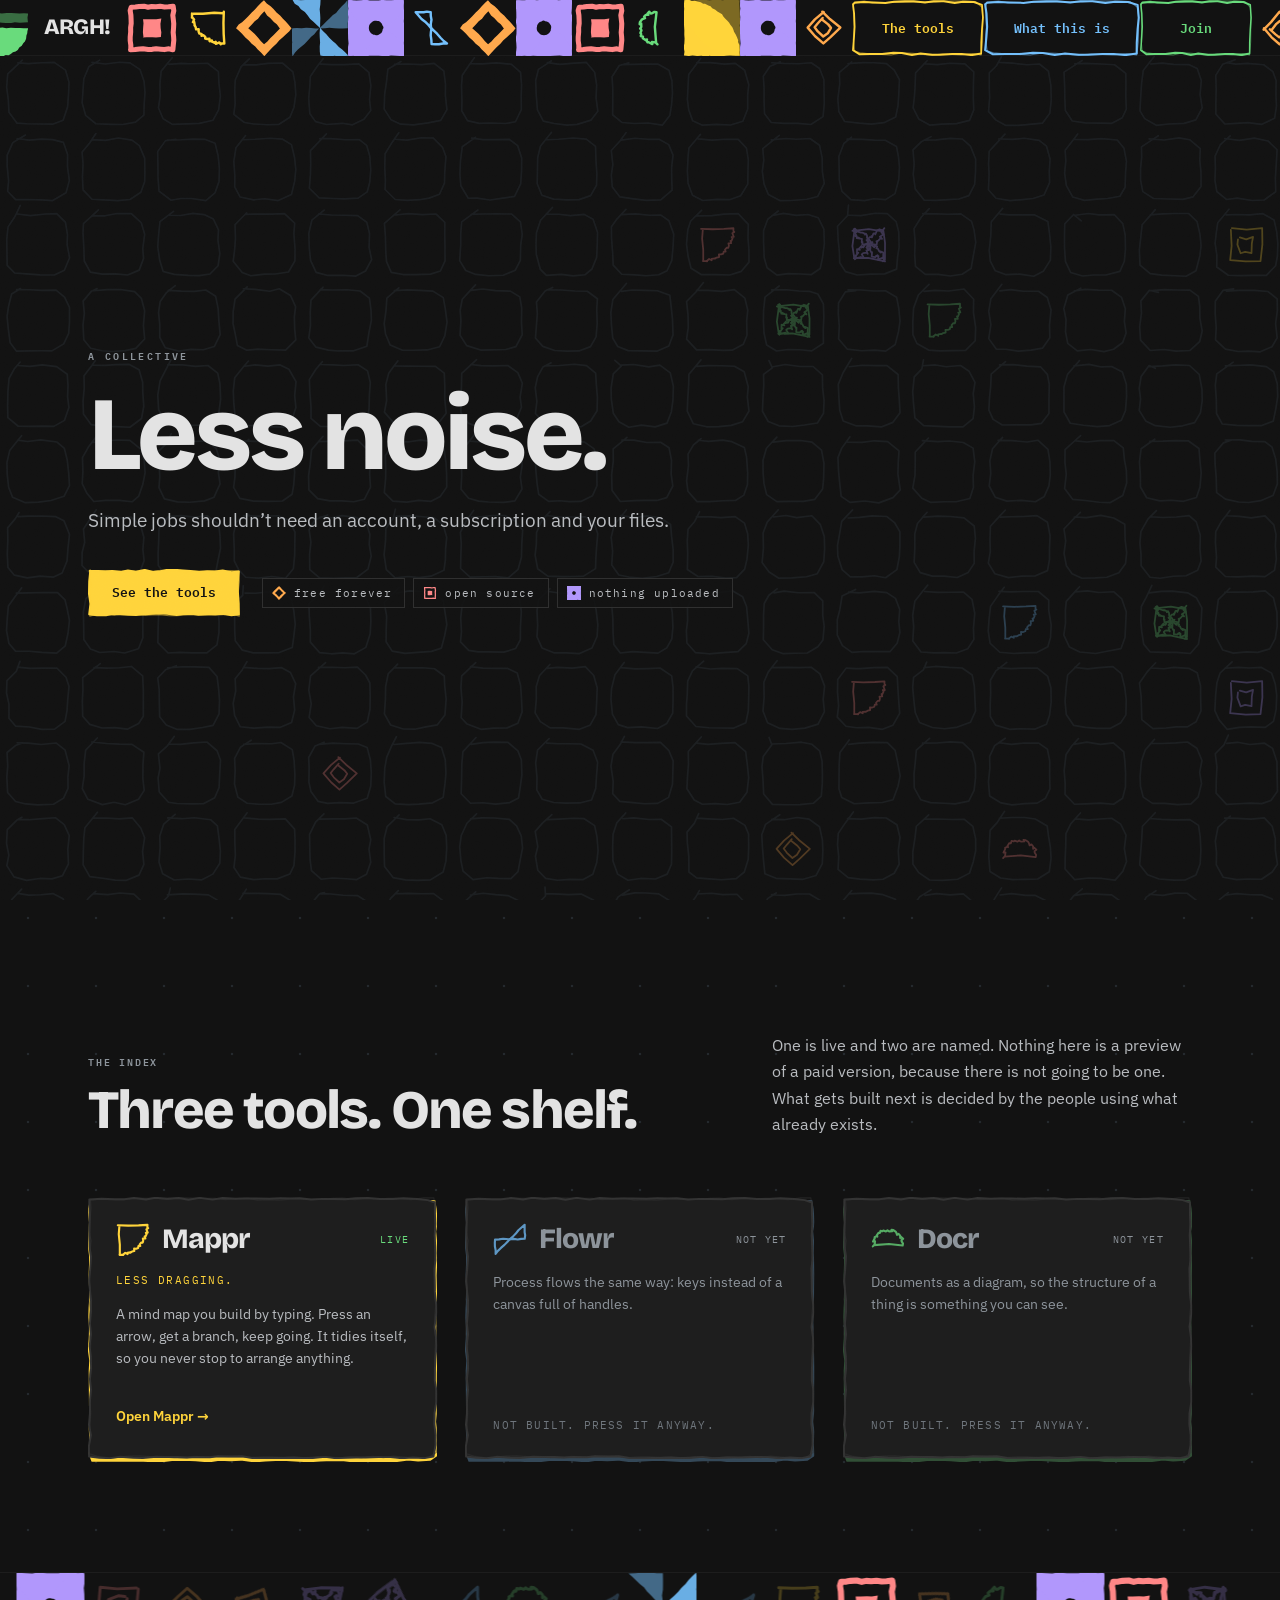
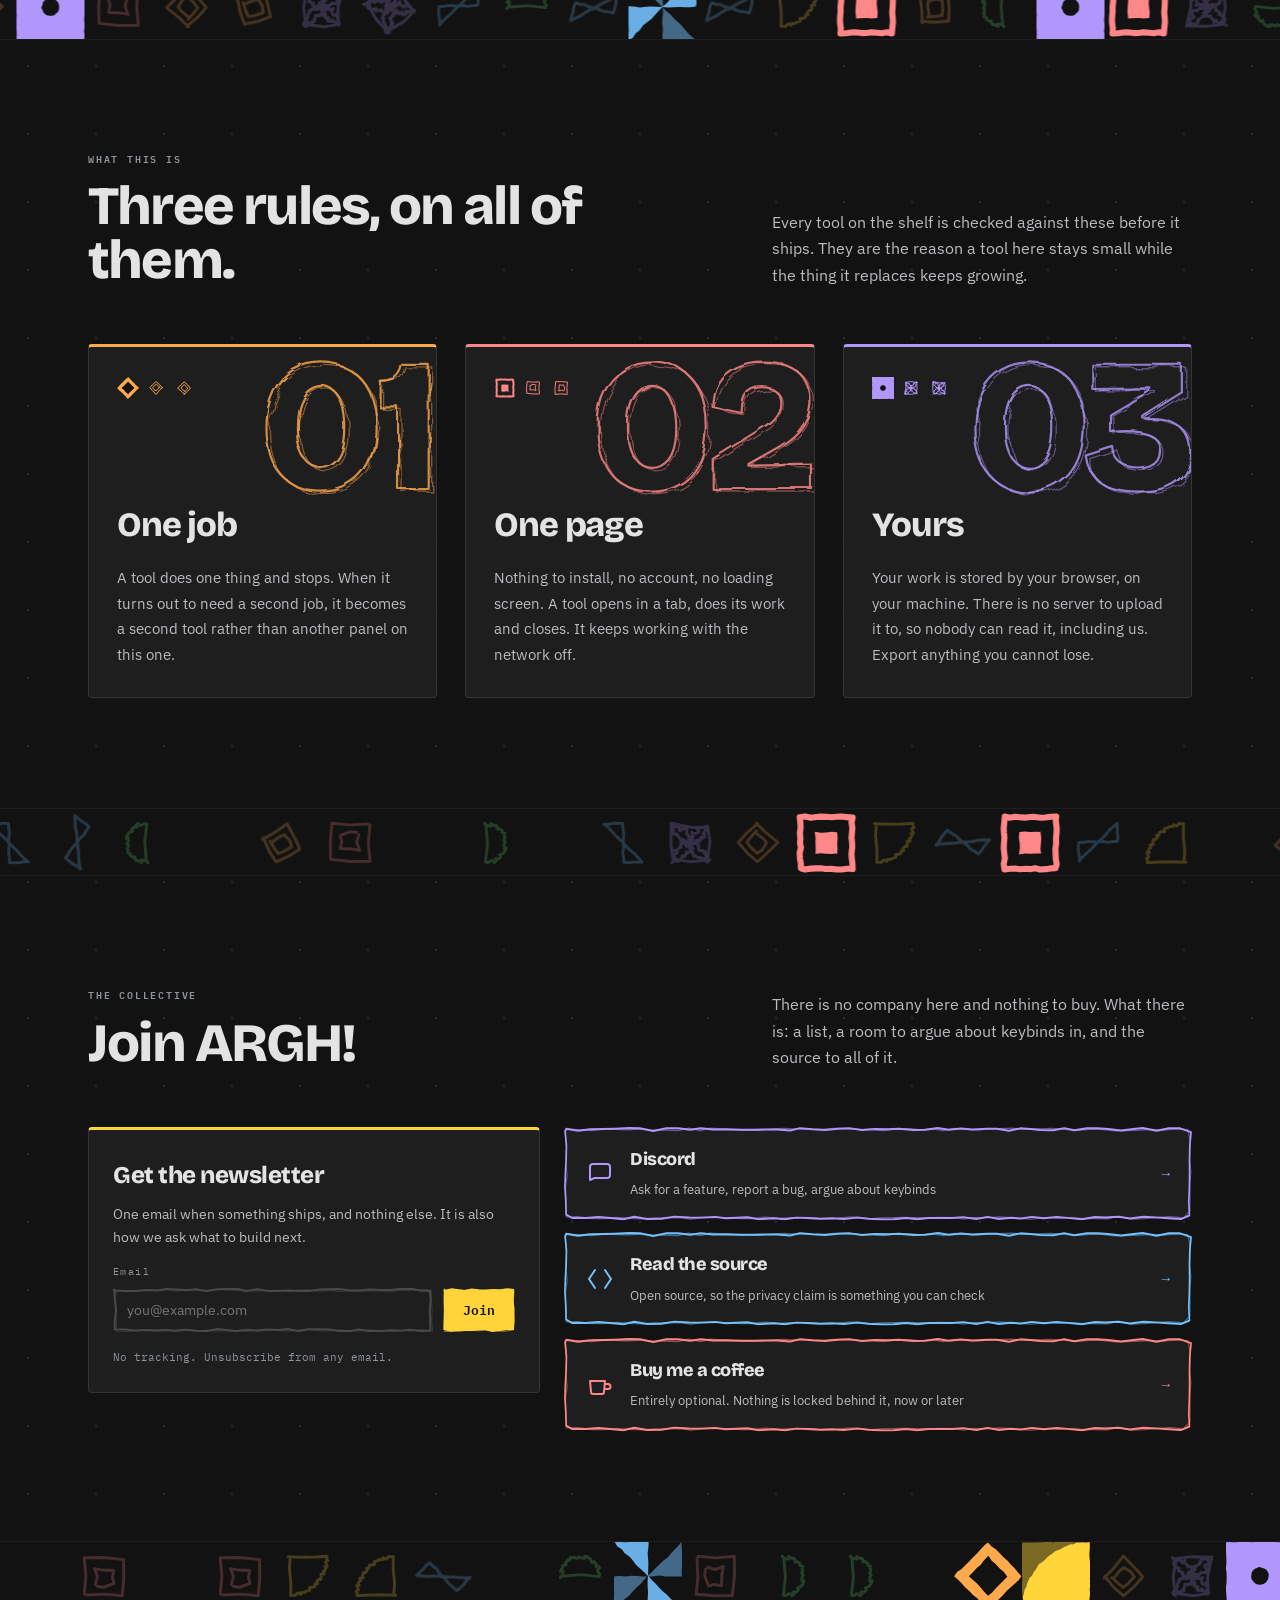
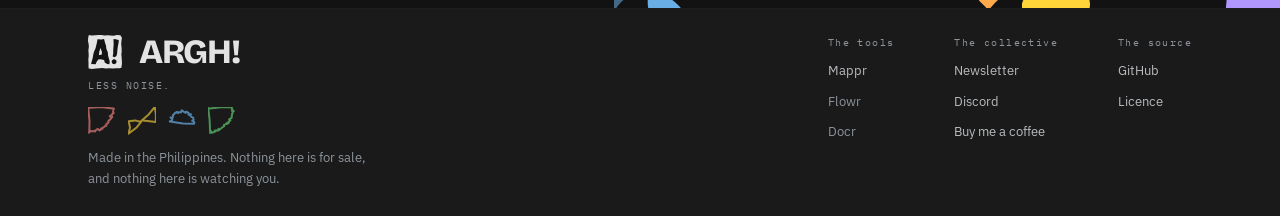
<file: index.html>
<!doctype html>
<html lang="en">
<head>
<meta charset="utf-8">
<meta name="viewport" content="width=device-width,initial-scale=1">
<title>ARGH! · Less noise.</title>
<meta name="description" content="Simple jobs shouldn&#8217;t need an account, a subscription and your files. Free forever, open source, and nothing ever leaves your device.">
<meta name="theme-color" content="#121212">
<link rel="icon" href="/assets/brand/argh-stamp.svg" type="image/svg+xml">
<link rel="icon" href="/assets/brand/png/argh-stamp-32.png" type="image/png" sizes="32x32">
<link rel="apple-touch-icon" href="/assets/brand/png/apple-touch-icon.png">

<meta property="og:title" content="ARGH! · Less noise.">
<meta property="og:description" content="Simple jobs shouldn&#8217;t need an account, a subscription and your files. Free forever, open source, nothing uploaded.">
<meta property="og:type" content="website">
<meta property="og:url" content="https://www.arghtools.com/">
<meta property="og:image" content="https://www.arghtools.com/assets/og-house.png">
<meta property="og:image:width" content="1200">
<meta property="og:image:height" content="630">
<meta property="og:image:alt" content="Less noise. Small tools that each do one job. Free forever, nothing uploaded.">
<meta name="twitter:card" content="summary_large_image">


<!--critical:start-->
<style>
/* Critical: enough to paint dark and roughly right above the fold if
   site.css is late. Generated by tools/build-critical.py from the
   stylesheet itself; do not hand-edit. */
:root{--field:#121212;--panel:#1e1e1e;--line:#343434;--ink:#e3e3e3;--ash:#b9bcc0;--muted:#8d949b;--blue:#74c0fc;--yellow:#ffd43b;--green:#69db7c;--orange:#ffa94d;--violet:#b197fc;--red:#ff8787;--rule-page:rgba(160,195,230,.07);--rule-map:rgba(160,195,230,.10);--rule-map-strong:rgba(160,195,230,.19);--display:'Bricolage Grotesque',system-ui,sans-serif;--sans:'IBM Plex Sans',system-ui,sans-serif;--mono:'IBM Plex Mono',ui-monospace,monospace;--page-max:1200px;--gut:48px;}
*{box-sizing:border-box}
html{scroll-behavior:smooth}
body{margin:0;background-color:var(--field);background-image:linear-gradient(var(--rule-page) 1px, transparent 1px),linear-gradient(90deg, var(--rule-page) 1px, transparent 1px);background-size:60px 60px, 60px 60px;color:var(--ink);font-family:var(--sans);font-size:15px;line-height:1.65;-webkit-font-smoothing:antialiased;}
a{color:var(--blue);text-decoration:none}
a:hover{color:var(--ink)}
.wrap{max-width:var(--page-max);margin:0 auto;padding:0 var(--gut)}
.label{font-family:var(--mono);font-weight:600;font-size:10px;letter-spacing:1.8px;color:var(--muted);text-transform:uppercase;}
.btn{display:inline-flex;align-items:center;justify-content:center;font-family:var(--mono);font-size:13px;font-weight:600;padding:13px 24px;border-radius:4px;border:1px solid transparent;min-height:44px;cursor:pointer;}
.btn-primary{background:var(--ink);color:var(--field)}
.btn-ghost{color:var(--ink);border-color:var(--line);font-weight:400}
.spectrum{height:6px;display:flex}
.spectrum span{flex-grow:1}
.spectrum .s1{background:var(--red)}
.spectrum .s2{background:var(--orange)}
.spectrum .s3{background:var(--yellow)}
.spectrum .s4{background:var(--green)}
.spectrum .s5{background:var(--blue)}
.spectrum .s6{background:var(--violet)}
.topbar{position:sticky;top:0;z-index:20;background:var(--panel);border-bottom:1px solid var(--line);}
.topbar .inner{max-width:var(--page-max);margin:0 auto;height:56px;display:flex;align-items:center;gap:14px;padding:0 var(--gut);}
.topbar .name{font-family:var(--display);font-weight:700;font-size:19px}
.topbar .ver{font-family:var(--mono);font-size:10px;color:var(--muted);border:1px solid var(--line);padding:2px 6px;border-radius:3px;}
.topbar nav{margin-left:auto;display:flex;align-items:center;gap:18px}
.topbar nav a{font-family:var(--mono);font-size:12px;color:var(--muted)}
.topbar nav a.argh{color:var(--yellow)}
.topbar nav a.cta{color:var(--field);background:var(--yellow);font-weight:600;padding:8px 13px;border-radius:4px;}
.topbar .name{font-weight:800;letter-spacing:-.6px;font-size:20px}
.drawn{position:relative;background:none;border:0;border-radius:0;padding:13px 24px}
.drawn .ed{position:absolute;inset:0;display:block;pointer-events:none;color:inherit}
.drawn .ed svg{display:block;width:100%;height:100%}
.drawn .t{position:relative}
.drawn .f2,.drawn .f3{opacity:0}
.btn.drawn.btn-primary .t{color:var(--field)}
.btn.drawn.btn-ghost{color:#4a4a4a;background:none;border:0}
.btn.drawn.btn-ghost .t{color:var(--ink)}
.topbar nav a.cta.drawn{color:var(--yellow);background:none;padding:9px 15px}
.topbar nav a.cta.drawn .t{color:var(--field)}
.grain{position:fixed;inset:0;pointer-events:none;z-index:2;opacity:.05;mix-blend-mode:overlay}
.grain svg{width:100%;height:100%;display:block}
body.house{background-image:radial-gradient(circle at 34px 34px, rgba(160,195,230,.13) 1.3px, transparent 1.6px);background-size:68px 68px;background-position:center 0}
.house .topbar .name{font-size:22px}
.house .topbar nav a{font-size:12.5px}
.hhero{position:relative;padding:104px 0 96px;overflow:hidden;min-height:calc(100svh - var(--nb));display:flex;align-items:center}
.hhero .glaze{position:absolute;inset:0;pointer-events:none;background:url("hero-field.svg") center center / cover no-repeat;}
.hhero .wrap{position:relative;width:100%}
.hhero .label{letter-spacing:2.4px}
.hhero h1{font-family:var(--display);font-weight:800;font-size:104px;line-height:.94;letter-spacing:-4px;margin:22px 0 0;}
.hhero .lead{margin:22px 0 0;max-width:600px;font-size:19px;line-height:1.55;color:var(--ash)}
.hhero .actions{margin-top:34px;display:flex;align-items:center;gap:22px;flex-wrap:wrap}
.claims{list-style:none;margin:0;padding:0;display:flex;flex-wrap:wrap;gap:8px}
.claims li{display:inline-flex;align-items:center;gap:8px;height:30px;padding:0 12px 0 9px;border:1px solid #2f2f2f;background:rgba(18,18,18,.85);font-family:var(--mono);font-size:11px;letter-spacing:1.2px;color:var(--ash)}
.claims svg{width:14px;height:14px;flex-shrink:0}
.tileband{height:68px;overflow:hidden;display:flex;justify-content:center;background:var(--field);position:relative;z-index:1}
.tileband .row{display:flex;flex:0 0 auto}
.tileband .bt{display:block;width:68px;height:68px;flex:0 0 68px;opacity:0;animation:bandfire 1ms steps(1,start) forwards;animation-delay:calc(var(--i) * 34ms)}
.tileband .bt svg{display:block;width:100%;height:100%;overflow:visible;transition:transform 90ms steps(2,end)}
.tileband .bt svg{clip-path:inset(0)}
:root{--nb:56px}
html{scroll-padding-top:var(--nb)}
.spectrum{height:4px}
.navband{position:sticky;top:0;z-index:20;height:var(--nb);display:flex;align-items:stretch;background:var(--field);border-bottom:1px solid #1c1c1c}
.navband .tileband{height:var(--nb);display:block;overflow:hidden;background:none}
.navband .tileband .row{display:flex;height:100%}
.navband .tileband .bt{width:var(--nb);height:var(--nb);flex:0 0 var(--nb)}
.navband .nb-lead{flex:0 0 calc(var(--nb) / 2);position:relative}
.navband .nb-lead .row{position:absolute;right:0;top:0}
.navband .nb-tail{flex:0 0 calc(var(--nb) / 2)}
.navband .nb-mid{flex:1 1 0;min-width:0}
.navband .nb-brand{flex:0 0 auto;display:flex;align-items:center;gap:12px;padding:0 28px 0 18px}
.navband .nb-word{display:flex;align-items:center;gap:11px;font-family:var(--display);font-weight:800;font-size:22px;letter-spacing:-.8px;color:var(--ink);text-decoration:none}
.navband .ver{font-family:var(--mono);font-size:10px;color:var(--muted);border:1px solid var(--line);padding:2px 6px;border-radius:3px}
.navband .nb-keys{flex:0 0 auto;display:flex}
.nkey{position:relative;display:flex;align-items:center;justify-content:center;min-width:112px;height:var(--nb);padding:0 22px;box-sizing:border-box;text-decoration:none;font-family:var(--mono);font-size:12.5px;font-weight:600;color:var(--acc)}
.nkey .ed,.nkey .fl{position:absolute;inset:0;width:100%;height:100%;display:block;overflow:visible;pointer-events:none;color:var(--acc)}
.nkey .fl{opacity:0}
.nkey .ed .f2,.nkey .ed .f3{opacity:0}
.nkey .t{position:relative;white-space:nowrap}
.nkey .short{display:none}
.spectrum{display:none}
.navband .nb-brand{padding:0 14px 0 16px}
@media (max-width:1000px){:root{--gut:28px}.hhero{padding:72px 0 64px}.hhero h1{font-size:64px;letter-spacing:-2.2px}.hhero .lead{font-size:17px}}
@media (max-width:640px){:root{--gut:16px}.topbar nav{gap:12px}.hhero h1{font-size:46px;letter-spacing:-1.6px}.house .topbar nav a{font-size:11.5px}.tileband{height:48px}.tileband .bt{width:48px;height:48px;flex-basis:48px}}
@media (prefers-reduced-motion: reduce){html{scroll-behavior:auto}.tileband .bt{animation:none;opacity:1}}
@media (max-width:760px){:root{--nb:48px}.navband .nb-mid{display:none}.navband .nb-brand{flex:1 1 auto;padding:0 10px}.navband .nb-word{font-size:19px}.navband .ver{display:none}.nkey{min-width:0;padding:0 12px;font-size:11.5px}.nkey .short{display:inline}.navband .nb-mid{display:block}.navband .nb-brand{flex:0 0 auto;padding:0 10px 0 14px}}
</style>
<!--critical:end-->
<link rel="stylesheet" href="/assets/site.css?v=3c41634d">
<link rel="preload" href="/assets/fonts/bricolage-grotesque-latin-800-normal.woff2" as="font" type="font/woff2" crossorigin>
<link rel="preload" href="/assets/fonts/ibm-plex-sans-latin-400-normal.woff2" as="font" type="font/woff2" crossorigin>
</head>
<body class="house">

<!--band:start-->
<header class="navband" data-owner="house"><div class="tileband nb-lead" aria-hidden="true"><div class="row"><span class="bt" style="--i:0"><svg viewBox="0 0 120 120"><g transform="rotate(180 60 60)"><use href="/assets/tiles.svg#g-half-disc"/></g></svg></span></div></div><div class="nb-brand"><a class="nb-word" href="/" aria-label="ARGH!, home">ARGH!</a></div><div class="tileband nb-mid" aria-hidden="true"><div class="row"><span class="bt" style="--i:1"><svg viewBox="0 0 120 120"><g transform="rotate(270 60 60)"><use href="/assets/tiles.svg#g-square-in-square"/></g></svg></span><span class="bt" style="--i:2"><svg viewBox="0 0 120 120"><g transform="rotate(90 60 60)"><use href="/assets/tiles.svg#o-quarter-disc"/></g></svg></span><span class="bt" style="--i:3"><svg viewBox="0 0 120 120"><g transform="rotate(90 60 60)"><use href="/assets/tiles.svg#g-cut-diamond"/></g></svg></span><span class="bt" style="--i:4"><svg viewBox="0 0 120 120"><g transform="rotate(90 60 60)"><use href="/assets/tiles.svg#g-pinwheel"/></g></svg></span><span class="bt" style="--i:5"><svg viewBox="0 0 120 120"><g transform="rotate(90 60 60)"><use href="/assets/tiles.svg#g-four-petals"/></g></svg></span><span class="bt" style="--i:6"><svg viewBox="0 0 120 120"><g transform="rotate(270 60 60)"><use href="/assets/tiles.svg#o-pinwheel"/></g></svg></span><span class="bt" style="--i:7"><svg viewBox="0 0 120 120"><g transform="rotate(90 60 60)"><use href="/assets/tiles.svg#g-cut-diamond"/></g></svg></span><span class="bt" style="--i:8"><svg viewBox="0 0 120 120"><g transform="rotate(0 60 60)"><use href="/assets/tiles.svg#g-four-petals"/></g></svg></span><span class="bt" style="--i:9"><svg viewBox="0 0 120 120"><g transform="rotate(270 60 60)"><use href="/assets/tiles.svg#g-square-in-square"/></g></svg></span><span class="bt" style="--i:10"><svg viewBox="0 0 120 120"><g transform="rotate(270 60 60)"><use href="/assets/tiles.svg#o-half-disc"/></g></svg></span><span class="bt" style="--i:11"><svg viewBox="0 0 120 120"><g transform="rotate(270 60 60)"><use href="/assets/tiles.svg#g-quarter-disc"/></g></svg></span><span class="bt" style="--i:12"><svg viewBox="0 0 120 120"><g transform="rotate(90 60 60)"><use href="/assets/tiles.svg#g-four-petals"/></g></svg></span><span class="bt" style="--i:13"><svg viewBox="0 0 120 120"><g transform="rotate(0 60 60)"><use href="/assets/tiles.svg#o-cut-diamond"/></g></svg></span><span class="bt" style="--i:14"><svg viewBox="0 0 120 120"><g transform="rotate(0 60 60)"><use href="/assets/tiles.svg#g-square-in-square"/></g></svg></span><span class="bt" style="--i:15"><svg viewBox="0 0 120 120"><g transform="rotate(90 60 60)"><use href="/assets/tiles.svg#g-quarter-disc"/></g></svg></span><span class="bt" style="--i:16"><svg viewBox="0 0 120 120"><g transform="rotate(0 60 60)"><use href="/assets/tiles.svg#g-half-disc"/></g></svg></span><span class="bt" style="--i:17"><svg viewBox="0 0 120 120"><g transform="rotate(90 60 60)"><use href="/assets/tiles.svg#g-pinwheel"/></g></svg></span><span class="bt" style="--i:18"><svg viewBox="0 0 120 120"><g transform="rotate(180 60 60)"><use href="/assets/tiles.svg#g-four-petals"/></g></svg></span><span class="bt" style="--i:19"><svg viewBox="0 0 120 120"><g transform="rotate(90 60 60)"><use href="/assets/tiles.svg#g-square-in-square"/></g></svg></span><span class="bt" style="--i:20"><svg viewBox="0 0 120 120"><g transform="rotate(180 60 60)"><use href="/assets/tiles.svg#o-pinwheel"/></g></svg></span><span class="bt" style="--i:21"><svg viewBox="0 0 120 120"><g transform="rotate(270 60 60)"><use href="/assets/tiles.svg#g-half-disc"/></g></svg></span><span class="bt" style="--i:22"><svg viewBox="0 0 120 120"><g transform="rotate(0 60 60)"><use href="/assets/tiles.svg#g-quarter-disc"/></g></svg></span><span class="bt" style="--i:23"><svg viewBox="0 0 120 120"><g transform="rotate(0 60 60)"><use href="/assets/tiles.svg#o-cut-diamond"/></g></svg></span><span class="bt" style="--i:24"><svg viewBox="0 0 120 120"><g transform="rotate(90 60 60)"><use href="/assets/tiles.svg#g-four-petals"/></g></svg></span><span class="bt" style="--i:25"><svg viewBox="0 0 120 120"><g transform="rotate(180 60 60)"><use href="/assets/tiles.svg#g-square-in-square"/></g></svg></span><span class="bt" style="--i:26"><svg viewBox="0 0 120 120"><g transform="rotate(0 60 60)"><use href="/assets/tiles.svg#o-pinwheel"/></g></svg></span><span class="bt" style="--i:27"><svg viewBox="0 0 120 120"><g transform="rotate(90 60 60)"><use href="/assets/tiles.svg#g-half-disc"/></g></svg></span><span class="bt" style="--i:28"><svg viewBox="0 0 120 120"><g transform="rotate(270 60 60)"><use href="/assets/tiles.svg#g-quarter-disc"/></g></svg></span></div></div><nav class="nb-keys" aria-label="Site"><a class="nkey" href="#index" style="--acc:var(--yellow)"><svg class="fl" viewBox="0 0 10 10" preserveAspectRatio="none" aria-hidden="true"><use href="/assets/tiles.svg#e-navfill" width="10" height="10"/></svg><svg class="ed" viewBox="0 0 10 10" preserveAspectRatio="none" aria-hidden="true"><use class="f1" href="/assets/tiles.svg#e-nav-1" width="10" height="10"/><use class="f2" href="/assets/tiles.svg#e-nav-2" width="10" height="10"/><use class="f3" href="/assets/tiles.svg#e-nav-3" width="10" height="10"/></svg><span class="t"><span class="long">The tools</span><span class="short">Tools</span></span></a><a class="nkey" href="#rules" style="--acc:var(--blue)"><svg class="fl" viewBox="0 0 10 10" preserveAspectRatio="none" aria-hidden="true"><use href="/assets/tiles.svg#e-navfill" width="10" height="10"/></svg><svg class="ed" viewBox="0 0 10 10" preserveAspectRatio="none" aria-hidden="true"><use class="f1" href="/assets/tiles.svg#e-nav-1" width="10" height="10"/><use class="f2" href="/assets/tiles.svg#e-nav-2" width="10" height="10"/><use class="f3" href="/assets/tiles.svg#e-nav-3" width="10" height="10"/></svg><span class="t"><span class="long">What this is</span><span class="short">Rules</span></span></a><a class="nkey" href="#join" style="--acc:var(--green)"><svg class="fl" viewBox="0 0 10 10" preserveAspectRatio="none" aria-hidden="true"><use href="/assets/tiles.svg#e-navfill" width="10" height="10"/></svg><svg class="ed" viewBox="0 0 10 10" preserveAspectRatio="none" aria-hidden="true"><use class="f1" href="/assets/tiles.svg#e-nav-1" width="10" height="10"/><use class="f2" href="/assets/tiles.svg#e-nav-2" width="10" height="10"/><use class="f3" href="/assets/tiles.svg#e-nav-3" width="10" height="10"/></svg><span class="t">Join</span></a></nav><div class="tileband nb-tail" aria-hidden="true"><div class="row"><span class="bt" style="--i:12"><svg viewBox="0 0 120 120"><g transform="rotate(270 60 60)"><use href="/assets/tiles.svg#o-cut-diamond"/></g></svg></span></div></div></header>
<!--band:end-->

<main>

<section class="hhero">
  <!-- The quiet field: drawn keycaps at 7 percent, a motif on a few of them at
       26, module 68 as on book board 07. Regenerate with tools/build-hero.py. -->
  <div class="glaze" aria-hidden="true">
<!-- the field is assets/hero-field.svg, laid by CSS. tools/build-hero.py writes it. -->
  </div>
  <div class="wrap">
    <p class="label">A collective</p>
    <h1>Less noise.</h1>
    <p class="lead">Simple jobs shouldn&#8217;t need an account, a subscription and your files.</p>
    <div class="actions">
      <a href="#index" class="btn btn-primary drawn"><span class="ed" aria-hidden="true"><svg viewBox="0 0 200 48" preserveAspectRatio="none" fill="none"><g class="f1"><path d="M1.9 2.1l11.4-.2 9.4.3 9.5-.2 11.4.7 9-1.2 10.3 1.2 11.8-1.8 11 2.2 9.5-.8 9.1-1.5 11.2.1 9.5.5 10 .5 11.3.9 10.5-.5 10.3.1 10.2-.9 11.6 1.7 9.9-.7-1.2 9.9-.1 10.6 1.1 11.8.2 10.9-10 1.1-12.6-1.5-8.2.6-10.1-.1-12.5.5-8.6-.9-12 .2-8.2 1-12.4-1.2-10.3-.5-8.7.3-10.8.7-11.2.7-10.5-.3-10.4-.5-10-.4-8.5 1.3-12 .2-10.5-1.2 1.6-10.4-1.9-10.1.3-12.8 1.4-10.8z" fill="currentColor" stroke="currentColor" stroke-width="2" stroke-linejoin="round"/><path d="M2.4 1.8l11.5 1 9.4.2 11.1-.1 8.6.8 10.3-2.1 10.4.7 11.5-.7 9.1.8 12-1 10.4.5 10.3-.1 10.4 1.9 10.4-.8 10.3.3 8.1-.7 11.2-.3 10.6.3 10-.9 10.4.4 1 10.3-1.7 12.3-.1 10.4 1.5 12.6-11.1-2.2-10.1.8-10.7.6-10.1-.7-9.6.4-10.6-.4-10.6.7-9.1.4-10.4.1-12.5-1.2-9.8.3-9 .6-12-1.6-9.8 0-9.7.4-9.3 1.1-10.9-.6-11-.7-10.5 2 1.4-11.5-.7-12.5.8-9.2-1.7-11.6z" fill="none" stroke="currentColor" stroke-width="1.24" stroke-linejoin="round" opacity=".5"/></g><g class="f2"><path d="M2.2 1.6l9.1.2 10.7.5 9.9-1 10.9 1.1 9.8-1.5 11.4 1 10.1-.9 11.4.1 9.7-.1 10.8 1 10.7-1 10.3 1.4 9.6.4 11 0 9.7-1.7 10 .9 9.9 1 10.5-.1 11.2-.9-1.6 11.1 1.8 11.6-2.2 9.7 1.6 12.5-11.9-.4-10.3-1.1-8.6.2-11.6-.2-9.4.1-11.8.2-9.8 1.1-10.3-1.6-9.7 1.4-9.6-1.6-12 1.6-9.9.1-9.1-.5-10.4-1.2-10.5 1-10.3.7-9.8.4-10.9-1.5-9.5-.7-1.9-9.8.6-10.1-.1-12.9 1.2-10.1z" fill="currentColor" stroke="currentColor" stroke-width="2" stroke-linejoin="round"/><path d="M3.3 1.4l10.2 2 8.8.1 11.9-1.2 9.4.6 10.3-.2 10.9-1.3 10.6 1.6 10.7 0 9.7.1 9.2-.6 12 1 8.2-.1 11.8-1.1 9.1 1.1 10.6-.7 9.9-.1 11.1-.6 9.8-.6 12 1.4-2.1 10.9 1.8 10.1.4 12.5-.9 11.4-11.1-2.3-9.9.3-9-.1-11.7 1.8-11.1-1.9-9.1.7-11.6.7-8.3-1.5-12 .2-9.5 1.3-10.8.4-10.8.2-10-1.9-10.3 1-8.7-1-11 1-10.6.6-10.9.3-10.1-1.3.4-10.6.5-10.3.5-12.7-1.8-9.5z" fill="none" stroke="currentColor" stroke-width="1.24" stroke-linejoin="round" opacity=".5"/></g><g class="f3"><path d="M2 .8l9.3 1.9 10.8.4 10.2-.4 11.7-.5 10.6.4 9-.9 11.3-.6 9.1 1.1 10.6-1.1 11.5.1 8.5 1.6 10.3-.9 10.9 0 10.2.6 11.6-1.7 9.6.9 10.6-.2 11.1 1.4 9.1.3 0 9.9-1 10.8 1.2 12.2-1.4 8.7-10.2 2.4-8.1-2.2-10.9.9-10.6 1.2-10.7-2.2-9.9.1-11.8.7-8.8 0-10.4.9-11.4-1-8.5 1.3-10.8.2-9.9-.8-11 0-10.1.8-10-1.3-11.8-.3-10.7-.2-10.3 1.2 2.2-11.3 0-12.3-.2-9.6-.4-11z" fill="currentColor" stroke="currentColor" stroke-width="2" stroke-linejoin="round"/><path d="M1.4 1.9l11.1 1.1 11-.5 10.4 1 8.8-1 10.9-.4 11.8-.4 8.6-.2 12.1 1.9 9-.2 11.2-1.3 10.6-.3 10.3.7 8.6-.9 11 .5 9.7-.6 10.5.6 11.9.3 10-.1 9.9 1.2.2 10.1.6 10-.2 13.1-.8 10.6-11-1.1-10.8-.3-8.8.6-10.5.2-10.9.3-8.7-1.4-11.5 1.4-10.1-1.3-11.4 1.8-9.5-1.9-9.5.7-10.6 1.4-10.5-1.5-11.6-.6-8.9 1.8-11.1.2-10.1-1.4-10.1 1.2-9.3-.5-1.4-11.6-.6-10.9.6-10.7 1.2-11.5z" fill="none" stroke="currentColor" stroke-width="1.24" stroke-linejoin="round" opacity=".5"/></g></svg></span><span class="t">See the tools</span></a>
      <ul class="claims" aria-label="What every tool promises"><li><svg viewBox="0 0 120 120" aria-hidden="true"><use href="/assets/tiles.svg#g-cut-diamond"/></svg>free forever</li><li><svg viewBox="0 0 120 120" aria-hidden="true"><use href="/assets/tiles.svg#g-square-in-square"/></svg>open source</li><li><svg viewBox="0 0 120 120" aria-hidden="true"><use href="/assets/tiles.svg#g-four-petals"/></svg>nothing uploaded</li></ul>
    </div>
  </div>
</section>

<section class="section" id="index">
  <div class="wrap">
    <div class="section-head">
      <div class="hgroup">
        <p class="label">The index</p>
        <h2>Three tools. One shelf.</h2>
      </div>
      <p class="side">One is live and two are named. Nothing here is a preview of a paid version, because there is not going to be one. What gets built next is decided by the people using what already exists.</p>
    </div>

    <div class="shelf">
      <a href="/mappr/" class="keycap live" style="--acc:#ffd43b">
        <svg class="skirt" viewBox="0 0 10 10" preserveAspectRatio="none" aria-hidden="true"><use href="/assets/tiles.svg#e-skirt" width="10" height="10"/></svg><span class="face"><svg class="ed" viewBox="0 0 10 10" preserveAspectRatio="none" aria-hidden="true"><use class="f1" href="/assets/tiles.svg#e-key-1" width="10" height="10"/><use class="f2" href="/assets/tiles.svg#e-key-2" width="10" height="10"/><use class="f3" href="/assets/tiles.svg#e-key-3" width="10" height="10"/></svg><span class="in">
          <span class="head"><svg class="mk " width="34" height="34" viewBox="-6 -6 112 112" fill="none" aria-hidden="true"><g stroke="#ffd43b" stroke-width="7" stroke-linecap="round" stroke-linejoin="round"><path d="M5.1 4.4l-2 26.6 3.5 34.5 0 29.9-.8 3.5 9.2 0 3.1.4-.8-.8 7-6 7.8 3.7-.3-4 9.8-1.5 0 .7 5.1-3.4 7.5-1.7-.4-7.8 7 .3 6-2.3 1.1-5.9 0-.7 6.2 0-2.2-5.5 5.5-6 4.7.2 1.5-6.4-1.1-6.6 8.2-.5-2.4-7 2.4 1.1 4.2-8.5-2.7-4.4 6.3-.4-4.3-10.9 5.8-4.1-2.7-2 .3-8.9-29 2-34.5.7-34.1-1.1"/></g></svg><span class="h">Mappr</span><span class="state on">LIVE</span></span>
          <span class="tline">Less dragging.</span>
          <span class="p">A mind map you build by typing. Press an arrow, get a branch, keep going. It tidies itself, so you never stop to arrange anything.</span>
          <span class="go"><span class="t">Open Mappr <span class="arrow">&#8594;</span></span><svg class="sprout" viewBox="0 0 214 70" fill="none" aria-hidden="true"><g class="s1"><path d="M0 35l11.4-.3 11.6.4" stroke="#ffd43b" stroke-width="2" fill="none" stroke-linecap="round" stroke-linejoin="round"/><g transform="translate(24,20)"><path d="M1.5.9l11 .9 11.2-1.4 13.6.8 9 .9 11.6-1.6 10.1 0 10.5 1.1-.3 12.6-.2 11.1-7.5 3.3-12.4.4-11.9-.4-11.2.6-9.7.5-11-1.2-13.3.6.5-11.1-.8-12 .8-5.1z" fill="#121212" stroke="#e3e3e3" stroke-width="1.6" stroke-linejoin="round"/><text x="40.0" y="19.5" text-anchor="middle" font-family="Excalifont, 'IBM Plex Sans', sans-serif" font-size="13" fill="#e3e3e3">an idea</text></g></g><g class="s2"><path d="M104.3 34.7l8.1-5.7 6.5-9.5 6.7-3.5" stroke="#ffd43b" stroke-width="2" fill="none" stroke-linecap="round" stroke-linejoin="round"/><g transform="translate(126,3)"><path d="M.6 1.3l11.2-.7 12.1-.1 11.4-.1 12.6 1.7 11.1 0 10.9-.7 13 .1-.8 11.2.9 10.2-9.7 4.6-10.4-1.3-12.4.1-9.8.5-11.9.6-12.7-1-11.2.8-4.4-6.6 0-12.5.1-6.8z" fill="#121212" stroke="#e3e3e3" stroke-width="1.6" stroke-linejoin="round"/><text x="42.0" y="18.5" text-anchor="middle" font-family="Excalifont, 'IBM Plex Sans', sans-serif" font-size="13" fill="#e3e3e3">then this</text></g></g><g class="s3"><path d="M103.7 35.5l9.6 7.3 6.2 8.4 7 2.5" stroke="#ffd43b" stroke-width="2" fill="none" stroke-linecap="round" stroke-linejoin="round"/><g transform="translate(126,41)"><path d="M1.5.3l10.7 1.1 11.2-.7 11.2.1 12.2.1 10.6.6 12.9-.7 9.2 1.3 3.9 9-.6 9.1-5.4 6.2-10.4-.4-10 1.2-13.5.2-10 .2-12.4-.3-12.9-.3-7-4.8-.6-12.3.9-9.6z" fill="#121212" stroke="#e3e3e3" stroke-width="1.6" stroke-linejoin="round"/><text x="42.0" y="18.5" text-anchor="middle" font-family="Excalifont, 'IBM Plex Sans', sans-serif" font-size="13" fill="#e3e3e3">and this</text></g></g></svg></span>
        </span></span>
      </a>

      <div class="kwrap">
        <button type="button" class="keycap soon jam" style="--acc:#74c0fc" aria-describedby="flowr-stuck">
          <svg class="skirt" viewBox="0 0 10 10" preserveAspectRatio="none" aria-hidden="true"><use href="/assets/tiles.svg#e-skirt" width="10" height="10"/></svg><span class="face"><svg class="ed" viewBox="0 0 10 10" preserveAspectRatio="none" aria-hidden="true"><use class="f1" href="/assets/tiles.svg#e-key-1" width="10" height="10"/><use class="f2" href="/assets/tiles.svg#e-key-2" width="10" height="10"/><use class="f3" href="/assets/tiles.svg#e-key-3" width="10" height="10"/></svg><span class="in">
            <span class="head"><svg class="mk spin" width="34" height="34" viewBox="-6 -6 112 112" fill="none" aria-hidden="true"><g stroke="#74c0fc" stroke-width="7" stroke-linecap="round" stroke-linejoin="round"><path d="M50.5 46.6l8.9-7.7 9.8-10 8.5-11 11.2-9.8 9.3-8.1 0 11.1 0 13.3 1.8 9.9-1.6 11.7-11.6.3-11.4 2.1-13.5-2.2-13.2 1"/><path d="M50.1 47l-9.9 10.2-8.5 8.9-11.5 10-10.1 9.7-7.5 10 .1-12.3-2.4-12.2-.3-12.2.7-10.4 13.1-.7 13.5-2 10.6.7 11 2"/></g></svg><span class="h">Flowr</span><span class="state">NOT YET</span></span>
            <span class="p">Process flows the same way: keys instead of a canvas full of handles.</span>
            <span class="ask">Not built. Press it anyway.</span>
          </span></span>
        </button>
        <p class="stuck" id="flowr-stuck">Stuck, because it isn&#8217;t built yet. <a href="#discord">Ask for it on Discord &#8594;</a></p>
      </div>

      <div class="kwrap">
        <button type="button" class="keycap soon jam" style="--acc:#69db7c" aria-describedby="docr-stuck">
          <svg class="skirt" viewBox="0 0 10 10" preserveAspectRatio="none" aria-hidden="true"><use href="/assets/tiles.svg#e-skirt" width="10" height="10"/></svg><span class="face"><svg class="ed" viewBox="0 0 10 10" preserveAspectRatio="none" aria-hidden="true"><use class="f1" href="/assets/tiles.svg#e-key-1" width="10" height="10"/><use class="f2" href="/assets/tiles.svg#e-key-2" width="10" height="10"/><use class="f3" href="/assets/tiles.svg#e-key-3" width="10" height="10"/></svg><span class="in">
            <span class="head"><svg class="mk rise" width="34" height="34" viewBox="-6 -6 112 112" fill="none" aria-hidden="true"><g stroke="#69db7c" stroke-width="7" stroke-linecap="round" stroke-linejoin="round"><path d="M0 54.5l5.9-6.3 1.4-10.6-6.5 1 5.5-11-.4-3.4 8.5-4.3.4 2.5-2.2-3.3 6.1-9.5 4.5.6 2.2-6.9 6.3 1.4 2.9-2.5 8.5 3.3 5.1-4.1 3 2.7 3.3 1 9.5-.4-2.6-4.7 6.3.8 7.3 5.1 2 2.6 2.9 8 5.1-2.9 5.2 5.5 0 7.7 3.3-3.2 6.5 5.9-5.5 4.4.4 4.1 4.5 7.3-1.2 6.3-44.9-5.1-49 3.9"/></g></svg><span class="h">Docr</span><span class="state">NOT YET</span></span>
            <span class="p">Documents as a diagram, so the structure of a thing is something you can see.</span>
            <span class="ask">Not built. Press it anyway.</span>
          </span></span>
        </button>
        <p class="stuck" id="docr-stuck">Stuck, because it isn&#8217;t built yet. <a href="#discord">Ask for it on Discord &#8594;</a></p>
      </div>
    </div>
  </div>
</section>

<!--seam:start--><div class="seam" aria-hidden="true"><div class="row"><span class="st o" style="--i:0"><svg viewBox="0 0 120 120" width="68" height="68"><g transform="rotate(0 60 60)"><use href="/assets/tiles.svg#o-square-in-square"/></g></svg></span><span class="st o" style="--i:1"><svg viewBox="0 0 120 120" width="68" height="68"><g transform="rotate(180 60 60)"><use href="/assets/tiles.svg#o-pinwheel"/></g></svg></span><span class="st o" style="--i:2"><svg viewBox="0 0 120 120" width="68" height="68"><g transform="rotate(0 60 60)"><use href="/assets/tiles.svg#o-cut-diamond"/></g></svg></span><span class="st g" style="--i:3"><svg viewBox="0 0 120 120" width="68" height="68"><g transform="rotate(180 60 60)"><use href="/assets/tiles.svg#g-cut-diamond"/></g></svg></span><span class="st o spin" style="--i:4" data-sp="0.72"><svg viewBox="0 0 120 120" width="68" height="68"><g transform="rotate(0 60 60)"><use href="/assets/tiles.svg#o-half-disc"/></g></svg></span><span class="st o" style="--i:5"><svg viewBox="0 0 120 120" width="68" height="68"><g transform="rotate(90 60 60)"><use href="/assets/tiles.svg#o-pinwheel"/></g></svg></span><span class="st o spin" style="--i:6" data-sp="0.60"><svg viewBox="0 0 120 120" width="68" height="68"><g transform="rotate(270 60 60)"><use href="/assets/tiles.svg#o-pinwheel"/></g></svg></span><span class="st e" style="--i:7"></span><span class="st g" style="--i:8"><svg viewBox="0 0 120 120" width="68" height="68"><g transform="rotate(180 60 60)"><use href="/assets/tiles.svg#g-square-in-square"/></g></svg></span><span class="st o" style="--i:9"><svg viewBox="0 0 120 120" width="68" height="68"><g transform="rotate(180 60 60)"><use href="/assets/tiles.svg#o-four-petals"/></g></svg></span><span class="st o" style="--i:10"><svg viewBox="0 0 120 120" width="68" height="68"><g transform="rotate(0 60 60)"><use href="/assets/tiles.svg#o-cut-diamond"/></g></svg></span><span class="st g" style="--i:11"><svg viewBox="0 0 120 120" width="68" height="68"><g transform="rotate(270 60 60)"><use href="/assets/tiles.svg#g-four-petals"/></g></svg></span><span class="st o" style="--i:12"><svg viewBox="0 0 120 120" width="68" height="68"><g transform="rotate(90 60 60)"><use href="/assets/tiles.svg#o-square-in-square"/></g></svg></span><span class="st o" style="--i:13"><svg viewBox="0 0 120 120" width="68" height="68"><g transform="rotate(180 60 60)"><use href="/assets/tiles.svg#o-cut-diamond"/></g></svg></span><span class="st o spin" style="--i:14" data-sp="0.46"><svg viewBox="0 0 120 120" width="68" height="68"><g transform="rotate(0 60 60)"><use href="/assets/tiles.svg#o-cut-diamond"/></g></svg></span><span class="st o" style="--i:15"><svg viewBox="0 0 120 120" width="68" height="68"><g transform="rotate(270 60 60)"><use href="/assets/tiles.svg#o-four-petals"/></g></svg></span><span class="st o spin" style="--i:16" data-sp="-0.78"><svg viewBox="0 0 120 120" width="68" height="68"><g transform="rotate(270 60 60)"><use href="/assets/tiles.svg#o-four-petals"/></g></svg></span><span class="st o" style="--i:17"><svg viewBox="0 0 120 120" width="68" height="68"><g transform="rotate(0 60 60)"><use href="/assets/tiles.svg#o-pinwheel"/></g></svg></span><span class="st o" style="--i:18"><svg viewBox="0 0 120 120" width="68" height="68"><g transform="rotate(0 60 60)"><use href="/assets/tiles.svg#o-half-disc"/></g></svg></span><span class="st o spin" style="--i:19" data-sp="0.64"><svg viewBox="0 0 120 120" width="68" height="68"><g transform="rotate(0 60 60)"><use href="/assets/tiles.svg#o-pinwheel"/></g></svg></span><span class="st g" style="--i:20"><svg viewBox="0 0 120 120" width="68" height="68"><g transform="rotate(0 60 60)"><use href="/assets/tiles.svg#g-pinwheel"/></g></svg></span><span class="st o spin" style="--i:21" data-sp="0.64"><svg viewBox="0 0 120 120" width="68" height="68"><g transform="rotate(0 60 60)"><use href="/assets/tiles.svg#o-pinwheel"/></g></svg></span><span class="st o" style="--i:22"><svg viewBox="0 0 120 120" width="68" height="68"><g transform="rotate(0 60 60)"><use href="/assets/tiles.svg#o-quarter-disc"/></g></svg></span><span class="st g" style="--i:23"><svg viewBox="0 0 120 120" width="68" height="68"><g transform="rotate(270 60 60)"><use href="/assets/tiles.svg#g-square-in-square"/></g></svg></span><span class="st o spin" style="--i:24" data-sp="0.47"><svg viewBox="0 0 120 120" width="68" height="68"><g transform="rotate(270 60 60)"><use href="/assets/tiles.svg#o-cut-diamond"/></g></svg></span><span class="st o" style="--i:25"><svg viewBox="0 0 120 120" width="68" height="68"><g transform="rotate(270 60 60)"><use href="/assets/tiles.svg#o-half-disc"/></g></svg></span><span class="st g" style="--i:26"><svg viewBox="0 0 120 120" width="68" height="68"><g transform="rotate(270 60 60)"><use href="/assets/tiles.svg#g-four-petals"/></g></svg></span><span class="st g" style="--i:27"><svg viewBox="0 0 120 120" width="68" height="68"><g transform="rotate(270 60 60)"><use href="/assets/tiles.svg#g-square-in-square"/></g></svg></span><span class="st o" style="--i:28"><svg viewBox="0 0 120 120" width="68" height="68"><g transform="rotate(90 60 60)"><use href="/assets/tiles.svg#o-four-petals"/></g></svg></span><span class="st o" style="--i:29"><svg viewBox="0 0 120 120" width="68" height="68"><g transform="rotate(180 60 60)"><use href="/assets/tiles.svg#o-half-disc"/></g></svg></span><span class="st e" style="--i:30"></span><span class="st o spin" style="--i:31" data-sp="-0.50"><svg viewBox="0 0 120 120" width="68" height="68"><g transform="rotate(270 60 60)"><use href="/assets/tiles.svg#o-cut-diamond"/></g></svg></span><span class="st o spin" style="--i:32" data-sp="-0.79"><svg viewBox="0 0 120 120" width="68" height="68"><g transform="rotate(270 60 60)"><use href="/assets/tiles.svg#o-cut-diamond"/></g></svg></span><span class="st g" style="--i:33"><svg viewBox="0 0 120 120" width="68" height="68"><g transform="rotate(90 60 60)"><use href="/assets/tiles.svg#g-square-in-square"/></g></svg></span><span class="st o" style="--i:34"><svg viewBox="0 0 120 120" width="68" height="68"><g transform="rotate(270 60 60)"><use href="/assets/tiles.svg#o-square-in-square"/></g></svg></span><span class="st o" style="--i:35"><svg viewBox="0 0 120 120" width="68" height="68"><g transform="rotate(90 60 60)"><use href="/assets/tiles.svg#o-square-in-square"/></g></svg></span><span class="st o spin" style="--i:36" data-sp="0.41"><svg viewBox="0 0 120 120" width="68" height="68"><g transform="rotate(90 60 60)"><use href="/assets/tiles.svg#o-square-in-square"/></g></svg></span><span class="st o" style="--i:37"><svg viewBox="0 0 120 120" width="68" height="68"><g transform="rotate(270 60 60)"><use href="/assets/tiles.svg#o-cut-diamond"/></g></svg></span><span class="st e" style="--i:38"></span><span class="st o" style="--i:39"><svg viewBox="0 0 120 120" width="68" height="68"><g transform="rotate(0 60 60)"><use href="/assets/tiles.svg#o-cut-diamond"/></g></svg></span><span class="st o" style="--i:40"><svg viewBox="0 0 120 120" width="68" height="68"><g transform="rotate(90 60 60)"><use href="/assets/tiles.svg#o-square-in-square"/></g></svg></span><span class="st o" style="--i:41"><svg viewBox="0 0 120 120" width="68" height="68"><g transform="rotate(0 60 60)"><use href="/assets/tiles.svg#o-cut-diamond"/></g></svg></span><span class="st o spin" style="--i:42" data-sp="0.51"><svg viewBox="0 0 120 120" width="68" height="68"><g transform="rotate(180 60 60)"><use href="/assets/tiles.svg#o-four-petals"/></g></svg></span><span class="st o" style="--i:43"><svg viewBox="0 0 120 120" width="68" height="68"><g transform="rotate(0 60 60)"><use href="/assets/tiles.svg#o-square-in-square"/></g></svg></span></div></div><!--seam:end-->

<section class="section band" id="rules">
  <div class="wrap">
    <div class="section-head">
      <div class="hgroup">
        <p class="label">What this is</p>
        <h2>Three rules, on all of them.</h2>
      </div>
      <p class="side">Every tool on the shelf is checked against these before it ships. They are the reason a tool here stays small while the thing it replaces keeps growing.</p>
    </div>
    <div class="houserules">
      <article class="card" style="--acc:var(--orange)">
        <svg class="numeral" viewBox="0 0 270 200" width="270" height="200" aria-hidden="true"><defs><filter id="rn1a1" x="-10%" y="-10%" width="120%" height="120%"><feTurbulence type="fractalNoise" baseFrequency="0.028" numOctaves="2" seed="3"/><feDisplacementMap in="SourceGraphic" scale="9"/></filter><filter id="rn1b1" x="-10%" y="-10%" width="120%" height="120%"><feTurbulence type="fractalNoise" baseFrequency="0.04" numOctaves="2" seed="51"/><feDisplacementMap in="SourceGraphic" scale="11"/></filter><filter id="rn1a2" x="-10%" y="-10%" width="120%" height="120%"><feTurbulence type="fractalNoise" baseFrequency="0.028" numOctaves="2" seed="16"/><feDisplacementMap in="SourceGraphic" scale="9"/></filter><filter id="rn1b2" x="-10%" y="-10%" width="120%" height="120%"><feTurbulence type="fractalNoise" baseFrequency="0.04" numOctaves="2" seed="68"/><feDisplacementMap in="SourceGraphic" scale="11"/></filter><filter id="rn1a3" x="-10%" y="-10%" width="120%" height="120%"><feTurbulence type="fractalNoise" baseFrequency="0.028" numOctaves="2" seed="29"/><feDisplacementMap in="SourceGraphic" scale="9"/></filter><filter id="rn1b3" x="-10%" y="-10%" width="120%" height="120%"><feTurbulence type="fractalNoise" baseFrequency="0.04" numOctaves="2" seed="85"/><feDisplacementMap in="SourceGraphic" scale="11"/></filter></defs><g class="fr f1"><text class="p1" x="258" y="172" filter="url(#rn1a1)">01</text><text class="p2" x="261" y="174" filter="url(#rn1b1)">01</text></g><g class="fr f2"><text class="p1" x="258" y="172" filter="url(#rn1a2)">01</text><text class="p2" x="261" y="174" filter="url(#rn1b2)">01</text></g><g class="fr f3"><text class="p1" x="258" y="172" filter="url(#rn1a3)">01</text><text class="p2" x="261" y="174" filter="url(#rn1b3)">01</text></g></svg>
        <div class="run" aria-hidden="true"><svg viewBox="0 0 120 120" width="22" height="22"><g transform="rotate(0 60 60)"><use href="/assets/tiles.svg#g-cut-diamond"/></g></svg><svg viewBox="0 0 120 120" width="22" height="22"><g transform="rotate(90 60 60)"><use href="/assets/tiles.svg#o-cut-diamond"/></g></svg><svg viewBox="0 0 120 120" width="22" height="22"><g transform="rotate(180 60 60)"><use href="/assets/tiles.svg#o-cut-diamond"/></g></svg></div>
        <div class="head"><h3>One job</h3></div>
        <p>A tool does one thing and stops. When it turns out to need a second job, it becomes a second tool rather than another panel on this one.</p>
      </article>
      <article class="card" style="--acc:var(--red)">
        <svg class="numeral" viewBox="0 0 270 200" width="270" height="200" aria-hidden="true"><defs><filter id="rn2a1" x="-10%" y="-10%" width="120%" height="120%"><feTurbulence type="fractalNoise" baseFrequency="0.028" numOctaves="2" seed="10"/><feDisplacementMap in="SourceGraphic" scale="9"/></filter><filter id="rn2b1" x="-10%" y="-10%" width="120%" height="120%"><feTurbulence type="fractalNoise" baseFrequency="0.04" numOctaves="2" seed="56"/><feDisplacementMap in="SourceGraphic" scale="11"/></filter><filter id="rn2a2" x="-10%" y="-10%" width="120%" height="120%"><feTurbulence type="fractalNoise" baseFrequency="0.028" numOctaves="2" seed="23"/><feDisplacementMap in="SourceGraphic" scale="9"/></filter><filter id="rn2b2" x="-10%" y="-10%" width="120%" height="120%"><feTurbulence type="fractalNoise" baseFrequency="0.04" numOctaves="2" seed="73"/><feDisplacementMap in="SourceGraphic" scale="11"/></filter><filter id="rn2a3" x="-10%" y="-10%" width="120%" height="120%"><feTurbulence type="fractalNoise" baseFrequency="0.028" numOctaves="2" seed="36"/><feDisplacementMap in="SourceGraphic" scale="9"/></filter><filter id="rn2b3" x="-10%" y="-10%" width="120%" height="120%"><feTurbulence type="fractalNoise" baseFrequency="0.04" numOctaves="2" seed="90"/><feDisplacementMap in="SourceGraphic" scale="11"/></filter></defs><g class="fr f1"><text class="p1" x="258" y="172" filter="url(#rn2a1)">02</text><text class="p2" x="261" y="174" filter="url(#rn2b1)">02</text></g><g class="fr f2"><text class="p1" x="258" y="172" filter="url(#rn2a2)">02</text><text class="p2" x="261" y="174" filter="url(#rn2b2)">02</text></g><g class="fr f3"><text class="p1" x="258" y="172" filter="url(#rn2a3)">02</text><text class="p2" x="261" y="174" filter="url(#rn2b3)">02</text></g></svg>
        <div class="run" aria-hidden="true"><svg viewBox="0 0 120 120" width="22" height="22"><g transform="rotate(0 60 60)"><use href="/assets/tiles.svg#g-square-in-square"/></g></svg><svg viewBox="0 0 120 120" width="22" height="22"><g transform="rotate(90 60 60)"><use href="/assets/tiles.svg#o-square-in-square"/></g></svg><svg viewBox="0 0 120 120" width="22" height="22"><g transform="rotate(180 60 60)"><use href="/assets/tiles.svg#o-square-in-square"/></g></svg></div>
        <div class="head"><h3>One page</h3></div>
        <p>Nothing to install, no account, no loading screen. A tool opens in a tab, does its work and closes. It keeps working with the network off.</p>
      </article>
      <article class="card" style="--acc:var(--violet)">
        <svg class="numeral" viewBox="0 0 270 200" width="270" height="200" aria-hidden="true"><defs><filter id="rn3a1" x="-10%" y="-10%" width="120%" height="120%"><feTurbulence type="fractalNoise" baseFrequency="0.028" numOctaves="2" seed="17"/><feDisplacementMap in="SourceGraphic" scale="9"/></filter><filter id="rn3b1" x="-10%" y="-10%" width="120%" height="120%"><feTurbulence type="fractalNoise" baseFrequency="0.04" numOctaves="2" seed="61"/><feDisplacementMap in="SourceGraphic" scale="11"/></filter><filter id="rn3a2" x="-10%" y="-10%" width="120%" height="120%"><feTurbulence type="fractalNoise" baseFrequency="0.028" numOctaves="2" seed="30"/><feDisplacementMap in="SourceGraphic" scale="9"/></filter><filter id="rn3b2" x="-10%" y="-10%" width="120%" height="120%"><feTurbulence type="fractalNoise" baseFrequency="0.04" numOctaves="2" seed="78"/><feDisplacementMap in="SourceGraphic" scale="11"/></filter><filter id="rn3a3" x="-10%" y="-10%" width="120%" height="120%"><feTurbulence type="fractalNoise" baseFrequency="0.028" numOctaves="2" seed="43"/><feDisplacementMap in="SourceGraphic" scale="9"/></filter><filter id="rn3b3" x="-10%" y="-10%" width="120%" height="120%"><feTurbulence type="fractalNoise" baseFrequency="0.04" numOctaves="2" seed="95"/><feDisplacementMap in="SourceGraphic" scale="11"/></filter></defs><g class="fr f1"><text class="p1" x="258" y="172" filter="url(#rn3a1)">03</text><text class="p2" x="261" y="174" filter="url(#rn3b1)">03</text></g><g class="fr f2"><text class="p1" x="258" y="172" filter="url(#rn3a2)">03</text><text class="p2" x="261" y="174" filter="url(#rn3b2)">03</text></g><g class="fr f3"><text class="p1" x="258" y="172" filter="url(#rn3a3)">03</text><text class="p2" x="261" y="174" filter="url(#rn3b3)">03</text></g></svg>
        <div class="run" aria-hidden="true"><svg viewBox="0 0 120 120" width="22" height="22"><g transform="rotate(0 60 60)"><use href="/assets/tiles.svg#g-four-petals"/></g></svg><svg viewBox="0 0 120 120" width="22" height="22"><g transform="rotate(90 60 60)"><use href="/assets/tiles.svg#o-four-petals"/></g></svg><svg viewBox="0 0 120 120" width="22" height="22"><g transform="rotate(180 60 60)"><use href="/assets/tiles.svg#o-four-petals"/></g></svg></div>
        <div class="head"><h3>Yours</h3></div>
        <p>Your work is stored by your browser, on your machine. There is no server to upload it to, so nobody can read it, including us. Export anything you cannot lose.</p>
      </article>
    </div>
  </div>
</section>

<!--seam:start--><div class="seam" aria-hidden="true"><div class="row"><span class="st o spin" style="--i:0" data-sp="0.64"><svg viewBox="0 0 120 120" width="68" height="68"><g transform="rotate(180 60 60)"><use href="/assets/tiles.svg#o-square-in-square"/></g></svg></span><span class="st o" style="--i:1"><svg viewBox="0 0 120 120" width="68" height="68"><g transform="rotate(180 60 60)"><use href="/assets/tiles.svg#o-four-petals"/></g></svg></span><span class="st o spin" style="--i:2" data-sp="-0.71"><svg viewBox="0 0 120 120" width="68" height="68"><g transform="rotate(0 60 60)"><use href="/assets/tiles.svg#o-cut-diamond"/></g></svg></span><span class="st o" style="--i:3"><svg viewBox="0 0 120 120" width="68" height="68"><g transform="rotate(180 60 60)"><use href="/assets/tiles.svg#o-cut-diamond"/></g></svg></span><span class="st o" style="--i:4"><svg viewBox="0 0 120 120" width="68" height="68"><g transform="rotate(270 60 60)"><use href="/assets/tiles.svg#o-quarter-disc"/></g></svg></span><span class="st e" style="--i:5"></span><span class="st g" style="--i:6"><svg viewBox="0 0 120 120" width="68" height="68"><g transform="rotate(90 60 60)"><use href="/assets/tiles.svg#g-four-petals"/></g></svg></span><span class="st o" style="--i:7"><svg viewBox="0 0 120 120" width="68" height="68"><g transform="rotate(270 60 60)"><use href="/assets/tiles.svg#o-cut-diamond"/></g></svg></span><span class="st o" style="--i:8"><svg viewBox="0 0 120 120" width="68" height="68"><g transform="rotate(0 60 60)"><use href="/assets/tiles.svg#o-four-petals"/></g></svg></span><span class="st e" style="--i:9"></span><span class="st o" style="--i:10"><svg viewBox="0 0 120 120" width="68" height="68"><g transform="rotate(180 60 60)"><use href="/assets/tiles.svg#o-four-petals"/></g></svg></span><span class="st o" style="--i:11"><svg viewBox="0 0 120 120" width="68" height="68"><g transform="rotate(0 60 60)"><use href="/assets/tiles.svg#o-cut-diamond"/></g></svg></span><span class="st o" style="--i:12"><svg viewBox="0 0 120 120" width="68" height="68"><g transform="rotate(90 60 60)"><use href="/assets/tiles.svg#o-quarter-disc"/></g></svg></span><span class="st o spin" style="--i:13" data-sp="0.46"><svg viewBox="0 0 120 120" width="68" height="68"><g transform="rotate(270 60 60)"><use href="/assets/tiles.svg#o-half-disc"/></g></svg></span><span class="st o" style="--i:14"><svg viewBox="0 0 120 120" width="68" height="68"><g transform="rotate(270 60 60)"><use href="/assets/tiles.svg#o-pinwheel"/></g></svg></span><span class="st o spin" style="--i:15" data-sp="-0.70"><svg viewBox="0 0 120 120" width="68" height="68"><g transform="rotate(90 60 60)"><use href="/assets/tiles.svg#o-pinwheel"/></g></svg></span><span class="st o" style="--i:16"><svg viewBox="0 0 120 120" width="68" height="68"><g transform="rotate(270 60 60)"><use href="/assets/tiles.svg#o-half-disc"/></g></svg></span><span class="st e" style="--i:17"></span><span class="st o spin" style="--i:18" data-sp="-0.71"><svg viewBox="0 0 120 120" width="68" height="68"><g transform="rotate(90 60 60)"><use href="/assets/tiles.svg#o-cut-diamond"/></g></svg></span><span class="st o" style="--i:19"><svg viewBox="0 0 120 120" width="68" height="68"><g transform="rotate(90 60 60)"><use href="/assets/tiles.svg#o-square-in-square"/></g></svg></span><span class="st e" style="--i:20"></span><span class="st o" style="--i:21"><svg viewBox="0 0 120 120" width="68" height="68"><g transform="rotate(90 60 60)"><use href="/assets/tiles.svg#o-half-disc"/></g></svg></span><span class="st e" style="--i:22"></span><span class="st o" style="--i:23"><svg viewBox="0 0 120 120" width="68" height="68"><g transform="rotate(90 60 60)"><use href="/assets/tiles.svg#o-pinwheel"/></g></svg></span><span class="st o" style="--i:24"><svg viewBox="0 0 120 120" width="68" height="68"><g transform="rotate(180 60 60)"><use href="/assets/tiles.svg#o-four-petals"/></g></svg></span><span class="st o" style="--i:25"><svg viewBox="0 0 120 120" width="68" height="68"><g transform="rotate(0 60 60)"><use href="/assets/tiles.svg#o-cut-diamond"/></g></svg></span><span class="st g" style="--i:26"><svg viewBox="0 0 120 120" width="68" height="68"><g transform="rotate(180 60 60)"><use href="/assets/tiles.svg#g-square-in-square"/></g></svg></span><span class="st o" style="--i:27"><svg viewBox="0 0 120 120" width="68" height="68"><g transform="rotate(0 60 60)"><use href="/assets/tiles.svg#o-quarter-disc"/></g></svg></span><span class="st o spin" style="--i:28" data-sp="-0.66"><svg viewBox="0 0 120 120" width="68" height="68"><g transform="rotate(90 60 60)"><use href="/assets/tiles.svg#o-pinwheel"/></g></svg></span><span class="st g" style="--i:29"><svg viewBox="0 0 120 120" width="68" height="68"><g transform="rotate(90 60 60)"><use href="/assets/tiles.svg#g-square-in-square"/></g></svg></span><span class="st o" style="--i:30"><svg viewBox="0 0 120 120" width="68" height="68"><g transform="rotate(0 60 60)"><use href="/assets/tiles.svg#o-pinwheel"/></g></svg></span><span class="st o" style="--i:31"><svg viewBox="0 0 120 120" width="68" height="68"><g transform="rotate(180 60 60)"><use href="/assets/tiles.svg#o-quarter-disc"/></g></svg></span><span class="st e" style="--i:32"></span><span class="st o spin" style="--i:33" data-sp="-0.38"><svg viewBox="0 0 120 120" width="68" height="68"><g transform="rotate(0 60 60)"><use href="/assets/tiles.svg#o-square-in-square"/></g></svg></span><span class="st o" style="--i:34"><svg viewBox="0 0 120 120" width="68" height="68"><g transform="rotate(270 60 60)"><use href="/assets/tiles.svg#o-pinwheel"/></g></svg></span><span class="st o" style="--i:35"><svg viewBox="0 0 120 120" width="68" height="68"><g transform="rotate(270 60 60)"><use href="/assets/tiles.svg#o-pinwheel"/></g></svg></span><span class="st o" style="--i:36"><svg viewBox="0 0 120 120" width="68" height="68"><g transform="rotate(0 60 60)"><use href="/assets/tiles.svg#o-quarter-disc"/></g></svg></span><span class="st g" style="--i:37"><svg viewBox="0 0 120 120" width="68" height="68"><g transform="rotate(90 60 60)"><use href="/assets/tiles.svg#g-quarter-disc"/></g></svg></span><span class="st o" style="--i:38"><svg viewBox="0 0 120 120" width="68" height="68"><g transform="rotate(0 60 60)"><use href="/assets/tiles.svg#o-quarter-disc"/></g></svg></span><span class="st o" style="--i:39"><svg viewBox="0 0 120 120" width="68" height="68"><g transform="rotate(180 60 60)"><use href="/assets/tiles.svg#o-pinwheel"/></g></svg></span><span class="st o" style="--i:40"><svg viewBox="0 0 120 120" width="68" height="68"><g transform="rotate(270 60 60)"><use href="/assets/tiles.svg#o-square-in-square"/></g></svg></span><span class="st o spin" style="--i:41" data-sp="0.73"><svg viewBox="0 0 120 120" width="68" height="68"><g transform="rotate(90 60 60)"><use href="/assets/tiles.svg#o-half-disc"/></g></svg></span><span class="st e" style="--i:42"></span><span class="st o spin" style="--i:43" data-sp="-0.64"><svg viewBox="0 0 120 120" width="68" height="68"><g transform="rotate(180 60 60)"><use href="/assets/tiles.svg#o-pinwheel"/></g></svg></span></div></div><!--seam:end-->

<section class="section" id="join">
  <div class="wrap">
    <div class="section-head">
      <div class="hgroup">
        <p class="label">The collective</p>
        <h2>Join ARGH!</h2>
      </div>
      <p class="side">There is no company here and nothing to buy. What there is: a list, a room to argue about keybinds in, and the source to all of it.</p>
    </div>

    <div class="community">
      <article class="card news">
        <div>
          <h3>Get the newsletter</h3>
          <p>One email when something ships, and nothing else. It is also how we ask what to build next.</p>
        </div>
        <form action="#" method="post">
          <div class="field">
            <label for="news">Email</label>
            <span class="dfield"><span class="ed" aria-hidden="true"><svg viewBox="0 0 320 44" preserveAspectRatio="none" fill="none"><g class="f1"><path d="M2.3 2.6l10.6.5 10.1-.1 8.5-1.1 12.3.5 10.1-1.3 9.2.3 10.4.8 8.9-.9 10.8 1.7 11.4-1.8 10.2-.1 9.8 0 8.7 1.8 10.7-1.6 12.1 1.6 8.5.2 10.8-.7 9.4.7 11.3 0 10.7-1.6 8.9-.3 9.7-.2 10.6 1.2 9.5.2 10.9-.9 11.4.5 9 0 11.1-1.1 10.9 0 9.6 1.9 8.4-.1.9 9.5-.9 8.7.4 12.2.1 9.5-8.5.5-11.6-1.4-9.7 1-11.2-.1-8.6.3-12 .2-10-1.5-9 1.4-10.8 0-9.7-1.5-10.8-.3-10.7 0-8.8 2-11.4-2.3-8.2 1.2-11.6-.7-9.8 1.4-10.5-1-11.1 1.2-10.3-1-8.3-.9-10.4 2-10.4-.4-11.5-.9-10.1 1-9.8-.9-8.5.9-10.3-.9-11.3.7-10.3-1.1-10.3-.3-.1-8 1.4-10.9-1.1-10.7-1-10.1z" fill="none" stroke="currentColor" stroke-width="2" stroke-linejoin="round"/><path d="M1.7 2.5l11.1 1.1 10.9-.4 9.9-1.5 10.8.6 9.4-.8 9.5 1.8 9.8-1.8 10.6.6 10.6.4 9.5-1.2 10.6.7 10.6.6 10.6-.2 9.4.5 11.5 0 8.1-.9 12.4 1.6 8.6-1.8 9.5-.2 10.3 2.1 12.3-1.6 8 1.4 11.6 0 9.5-.1 11.4-.5 9.8.1 9.7.6 9.4-1.3 10.8.2 11.3-1 9.2.9-.1 10.4.8 10-.5 9.4 1.2 11.1-11-1.8-10.9 1.5-10.6-.7-9.6-.7-9.2 1.8-11.6-1.7-10.2 1.3-10.3.1-8.6-1.6-10.7 1.5-10.3-.1-11-1.3-8.7.1-10.2 1.5-11.5-.7-10.4-.6-9-.4-11.6 2.1-9.8-.9-9.6.2-9.6.3-11.6-1.1-8.5 1.4-11.5-1.5-10.3 1.3-10.6-1.9-10.5.4-8.3-.1-12 1.4-8.4.5-10.1-.1-.2-9.9-.9-10.2-.9-11.5 2.1-9.6z" fill="none" stroke="currentColor" stroke-width="1.24" stroke-linejoin="round" opacity=".5"/></g><g class="f2"><path d="M2.9 2.3l9.8-1.2 10.3.7 9.3 0 10.3-.1 11.2-.9 9 1.7 10.4-.2 9.3-1.4 11.1 2.2 9.4-.6 10.5.5 10.3 0 11.4.2 10.6-.9 8-.8 10.6.9 10.8.7 10-.1 10.7-1.2 9.8 1.3 11.2-1.2 10.1-.2 9.1 1.5 10-.7 10.9-.6 10.7.8 8.8-1 11.4-.8 10.1 1.9 10.9-1.5 9 1.4-.2 8.5-.2 10.1 1.5 10.1-1.2 11.6-10.3-2-9.7.7-10.6.1-10.3-.3-10.8 1.5-8.6 0-10.4-1.1-10.5.2-11.4-.4-9.3 1.2-9.1-1-12-.5-9.5 1.1-10.6-1.3-9.7 1.9-9.6-.5-10.7-1.3-10.9-.1-9.6 1-11.1.3-8.8.1-11.3.4-10.2-.1-9.7-.3-10.9.1-9.7-.2-9.5-.4-9.6-1.2-11.9.3-9.5.2-10 .1-.3-10.1.1-9.7.3-9.2.1-11.4z" fill="none" stroke="currentColor" stroke-width="2" stroke-linejoin="round"/><path d="M1.8 2l11.7-.1 9.3-.3 10.7 1.6 9.5-.3 11.1-1.1 10.5 1.1 10.2.4 10.1-1.6 9.7 0 10.5 1.9 8.8-.2 12.1-1.1 9.7-.5 10.1-.3 10.7.8 8-.7 11.5.2 11.1 1 9.9.3 9.7 0 9.9-.7 11 .5 10.4-1.5 9 2.1 11.5-1.9 8.1 2 12.1-.4 9.4-.3 10.4-1.6 10.6.8 10.7-.4-.3 11-1.2 10.1 1.3 10-1.7 8.5-8.5.7-11 1.3-10.2-2-11.3.9-8.8.6-10.3-.2-10.9.1-10.7-1.4-9.3 1.4-10.2.7-9.5-.8-11.6.7-8.8-.3-12.1-.4-9.6.4-9.3-1.5-11.6.7-9.4.3-9.1 1-10.8-1.5-10.1.3-10.6-.2-11.1-.2-9.8.4-10.5 1.3-8.2-.3-11.7-1.6-9.8.8-11.3-.1-8.6 1.1-11.3-.7 1.3-9.9-.5-11 1-8.5-1-10.8z" fill="none" stroke="currentColor" stroke-width="1.24" stroke-linejoin="round" opacity=".5"/></g><g class="f3"><path d="M2 2.8l10.6-.3 8.9-.5 10.6-.8 11.6-.2 8.2.6 10.2-.3 11.4.7 8.9.1 12.3-.2 8.7-1.1 11.3 1.9 8.9.5 11-.3 9.8-.8 10.4-1 11.1 1.8 10.5-1.5 8.7-.3 9.9.9 12.1-.6 9.3.3 9.3-.8 10.5.5 10.2-.1 9.9 0 11 .2 11-.6 8.5 1.2 10.3-.4 9.5 1 10.4.4.6 9.5 1 9.5-1.2 10.5.6 10.2-10.9-.6-9.9-1.4-9.1.8-11.2.7-9.7-.6-10.2.2-9.4 1.1-10.9-1.4-9.2.6-11.9-.9-9.1-.4-11.9.7-9.4-.2-10.1-.5-11.2 2-9-1.8-9.1.2-10.8 1.6-11.4-.1-9.7-.6-11.1 0-9.7-.6-9.5 1.2-9.1-.4-12.1-.3-10.1 0-8.6.6-10-1.1-11.6-.3-11-.3-8.3 1.7-1.5-11.2.8-9.5.8-9.9-.6-9z" fill="none" stroke="currentColor" stroke-width="2" stroke-linejoin="round"/><path d="M1.9 2.9l11 .4 11.1.1 8.5-.8 11.4.1 10.6-1 8.6-.2 11.7 1.9 9.8-.2 9-.8 10.9 0 11.2 1 9.6 0 9.3-2.1 10.7 1.7 9.7 0 9.8-1.1 11.9 1.1 9.7-1 10.9.4 9.9-.6 8.4-.1 10.6 1.9 10.4-2.2 9.6.2 11.6 1.4 9.9.6 10.5-.9 9.7-1.3 10.7 1.2 9.6.5 11.1-.5-.9 10.6-.3 10.3 1.1 8.4.5 11-11.8-1.1-8.9 1.5-10.8-1.1-10.4-.4-9.3 0-11.8 1.7-8.8-.6-9.7-.8-11.2-.4-10.6 1.1-10.7-1.2-9.7 1.4-9-.5-10 .7-11.9-.6-9.6.8-9.2-1.1-12.1-.6-9.1 1.9-11.5-.9-9-.5-10.4 1.5-10.7-.8-8.8-.7-9.8.3-10.9-.6-11.1.5-9.3-.4-10.7.7-9.7.3-10-1-1.7-9 1-11.7-.6-7.7-.2-12.3z" fill="none" stroke="currentColor" stroke-width="1.24" stroke-linejoin="round" opacity=".5"/></g></svg></span><input id="news" name="email" type="email" placeholder="you@example.com" autocomplete="email" required></span>
          </div>
          <button type="submit" class="drawn"><span class="ed" aria-hidden="true"><svg viewBox="0 0 110 44" preserveAspectRatio="none" fill="none"><g class="f1"><path d="M1.7 3l11.7-1.7 10.7 1 8.6.8 11.1-1.6 11 .7 9.9.2 12.3-.4 10.5.3 10.7-1.1 9.5.7-.7 11.2 1.3 7.9-.1 10.8-.9 9.4-10-.2-10.3 1-11.7.9-10.8-1.7-8.7.1-11.6.8-10.6-.1-10.4 0-11.7.8-10-1.9.3-8.1.5-10.9-.4-10.6.4-9.7z" fill="currentColor" stroke="currentColor" stroke-width="2" stroke-linejoin="round"/><path d="M1.8 2.8l10.6.2 11.7-.8 10.6.5 9.2-.1 12-.1 11.2.6 9.4-1.3 10 1.4 12-.4 10-.3-.6 10.1-.2 10.2 1.2 10.1-.9 8.6-10.4 1.5-10.2.1-10.8-.8-9.4-.6-12.3 1-9.6-.4-10.8.1-10.3 1-10.2-.6-11.5.8 0-10.8 1-9.9-1.2-9.8.5-9.6z" fill="none" stroke="currentColor" stroke-width="1.24" stroke-linejoin="round" opacity=".5"/></g><g class="f2"><path d="M1.9 1.7l11.1.6 11.2.7 9.2 0 11.9-1.9 10.8 1.9 10.6-1.4 9.1.8 10.1-1.5 11.4.2 9.8 1 2 9-.8 10.9-.1 9.8-.8 11.4-9.5-.3-11-1.6-11.3-.1-10-.4-10 1.7-11.7.6-10.2-.6-10.8.6-11.5-.5-9.7-1.7 1.2-8.4-.2-11.6.4-9.9-1-8.1z" fill="currentColor" stroke="currentColor" stroke-width="2" stroke-linejoin="round"/><path d="M1.6 2l12.6.5 10.1.6 9.9-.8 11.2-.3 10.8.8 8.8.7 10.9-1.2 11.5 0 10.2.5 10.4-.9-.5 10.9 2.1 9.9-2 9.6 1.2 11.1-10.6-1.3-11.5 1.5-10.8-1.9-9.6.9-11-1.3-11 .6-9.2 1.2-10.3-1.6-12.3.9-9.7.4-1.1-9.4.9-12 .5-9.1.2-8.6z" fill="none" stroke="currentColor" stroke-width="1.24" stroke-linejoin="round" opacity=".5"/></g><g class="f3"><path d="M1.7 2.8l9.9-1.7 12 .7 9.1.1 12.6.9 10.1-1.2 10.2.4 11.3-.1 9.4-.1 10.7.1 9.9-1 .8 9.9 1.1 11-.7 10.7.4 8.4-10 2-11.1-.1-11.4-.4-10.6.4-9.6-1.8-10.2 0-11.2 1.5-10.8-1.5-10 2.1-11.3-1.9-.9-10.1 1.8-9.7-.1-9.4-.2-11.1z" fill="currentColor" stroke="currentColor" stroke-width="2" stroke-linejoin="round"/><path d="M1.7 3.5l11.8-1.9 10.9 1.8 11-1.8 9.9.3 9.8 1.7 10.4-1.1 11.5.7 10.3-.2 10.2-.4 12.2-.7-.3 11.6-1.4 9.3-.6 8.6.4 11.5-9.2.4-10.3.1-11.8-.9-10.4 1-9.8-1.1-12-1.1-10.4 2.4-10.1-1.7-10.5.5-9.9.3-.9-9.7.4-10.4 0-10.3.7-10.6z" fill="none" stroke="currentColor" stroke-width="1.24" stroke-linejoin="round" opacity=".5"/></g></svg></span><span class="t">Join</span></button>
        </form>
        <div class="foot">No tracking. Unsubscribe from any email.</div>
      </article>

      <div class="links">
        <a href="#discord" class="linkcard drawnlink violet" id="discord">
          <svg class="ed" viewBox="0 0 10 10" preserveAspectRatio="none" aria-hidden="true"><use class="f1" href="/assets/tiles.svg#e-link-1" width="10" height="10"/><use class="f2" href="/assets/tiles.svg#e-link-2" width="10" height="10"/><use class="f3" href="/assets/tiles.svg#e-link-3" width="10" height="10"/></svg>
          <svg width="28" height="28" viewBox="0 0 28 28" fill="none" aria-hidden="true" style="flex-shrink:0;overflow:visible"><path d="M4 21 L4 8 A3 3 0 0 1 7 5 L21 5 A3 3 0 0 1 24 8 L24 16 A3 3 0 0 1 21 19 L8.5 19 Z" stroke="#b197fc" stroke-width="2" stroke-linejoin="round"/><g class="dots" fill="#b197fc"><circle cx="9.5" cy="12" r="1.5"/><circle cx="14" cy="12" r="1.5"/><circle cx="18.5" cy="12" r="1.5"/></g></svg>
          <span class="grow">
            <span class="t" style="display:block">Discord</span>
            <span class="d">Ask for a feature, report a bug, argue about keybinds</span>
          </span>
          <span class="arrow">&#8594;</span>
        </a>

        <a href="https://github.com/luiscabba" class="linkcard drawnlink blue">
          <svg class="ed" viewBox="0 0 10 10" preserveAspectRatio="none" aria-hidden="true"><use class="f1" href="/assets/tiles.svg#e-link-1" width="10" height="10"/><use class="f2" href="/assets/tiles.svg#e-link-2" width="10" height="10"/><use class="f3" href="/assets/tiles.svg#e-link-3" width="10" height="10"/></svg>
          <svg width="28" height="28" viewBox="0 0 28 28" fill="none" aria-hidden="true" style="flex-shrink:0;overflow:visible"><path class="brl" d="M9 5l-6 9 6 9" stroke="#74c0fc" stroke-width="2" stroke-linecap="round" stroke-linejoin="round"/><path class="brr" d="M19 5l6 9-6 9" stroke="#74c0fc" stroke-width="2" stroke-linecap="round" stroke-linejoin="round"/><path class="slash" d="M16 7l-4 14" stroke="#74c0fc" stroke-width="2" stroke-linecap="round"/></svg>
          <span class="grow">
            <span class="t" style="display:block">Read the source</span>
            <span class="d">Open source, so the privacy claim is something you can check</span>
          </span>
          <span class="arrow">&#8594;</span>
        </a>

        <a href="#coffee" class="linkcard drawnlink red" id="coffee">
          <svg class="ed" viewBox="0 0 10 10" preserveAspectRatio="none" aria-hidden="true"><use class="f1" href="/assets/tiles.svg#e-link-1" width="10" height="10"/><use class="f2" href="/assets/tiles.svg#e-link-2" width="10" height="10"/><use class="f3" href="/assets/tiles.svg#e-link-3" width="10" height="10"/></svg>
          <svg width="28" height="28" viewBox="0 0 28 28" fill="none" aria-hidden="true" style="flex-shrink:0;overflow:visible"><path d="M4 11 L19 11 L18 22 A2 2 0 0 1 16 24 L7 24 A2 2 0 0 1 5 22 Z" stroke="#ff8787" stroke-width="2" stroke-linejoin="round"/><path d="M19 14 L22 14 A2 2 0 0 1 22 19 L18.6 19" stroke="#ff8787" stroke-width="2" stroke-linecap="round"/><g class="steam" stroke="#ff8787" stroke-width="1.8" stroke-linecap="round"><path d="M8 8 C7 6 9 5 8 3"/><path d="M11.5 8 C10.5 6 12.5 5 11.5 3"/><path d="M15 8 C14 6 16 5 15 3"/></g></svg>
          <span class="grow">
            <span class="t" style="display:block">Buy me a coffee</span>
            <span class="d">Entirely optional. Nothing is locked behind it, now or later</span>
          </span>
          <span class="arrow">&#8594;</span>
        </a>
      </div>
    </div>
  </div>
</section>

</main>

<div class="grain" aria-hidden="true"><svg xmlns="http://www.w3.org/2000/svg"><filter id="grain"><feTurbulence type="fractalNoise" baseFrequency="0.85" numOctaves="3" stitchTiles="stitch"/><feColorMatrix type="saturate" values="0"/></filter><rect width="100%" height="100%" filter="url(#grain)"/></svg></div>

<!--seam:start--><div class="seam" aria-hidden="true"><div class="row"><span class="st g" style="--i:0"><svg viewBox="0 0 120 120" width="68" height="68"><g transform="rotate(0 60 60)"><use href="/assets/tiles.svg#g-four-petals"/></g></svg></span><span class="st o spin" style="--i:1" data-sp="-0.47"><svg viewBox="0 0 120 120" width="68" height="68"><g transform="rotate(0 60 60)"><use href="/assets/tiles.svg#o-four-petals"/></g></svg></span><span class="st o" style="--i:2"><svg viewBox="0 0 120 120" width="68" height="68"><g transform="rotate(0 60 60)"><use href="/assets/tiles.svg#o-half-disc"/></g></svg></span><span class="st o spin" style="--i:3" data-sp="0.70"><svg viewBox="0 0 120 120" width="68" height="68"><g transform="rotate(180 60 60)"><use href="/assets/tiles.svg#o-square-in-square"/></g></svg></span><span class="st e" style="--i:4"></span><span class="st o" style="--i:5"><svg viewBox="0 0 120 120" width="68" height="68"><g transform="rotate(180 60 60)"><use href="/assets/tiles.svg#o-quarter-disc"/></g></svg></span><span class="st o" style="--i:6"><svg viewBox="0 0 120 120" width="68" height="68"><g transform="rotate(0 60 60)"><use href="/assets/tiles.svg#o-half-disc"/></g></svg></span><span class="st o" style="--i:7"><svg viewBox="0 0 120 120" width="68" height="68"><g transform="rotate(180 60 60)"><use href="/assets/tiles.svg#o-half-disc"/></g></svg></span><span class="st o" style="--i:8"><svg viewBox="0 0 120 120" width="68" height="68"><g transform="rotate(0 60 60)"><use href="/assets/tiles.svg#o-pinwheel"/></g></svg></span><span class="st o spin" style="--i:9" data-sp="-0.82"><svg viewBox="0 0 120 120" width="68" height="68"><g transform="rotate(90 60 60)"><use href="/assets/tiles.svg#o-pinwheel"/></g></svg></span><span class="st o spin" style="--i:10" data-sp="0.43"><svg viewBox="0 0 120 120" width="68" height="68"><g transform="rotate(0 60 60)"><use href="/assets/tiles.svg#o-four-petals"/></g></svg></span><span class="st o" style="--i:11"><svg viewBox="0 0 120 120" width="68" height="68"><g transform="rotate(180 60 60)"><use href="/assets/tiles.svg#o-square-in-square"/></g></svg></span><span class="st o" style="--i:12"><svg viewBox="0 0 120 120" width="68" height="68"><g transform="rotate(90 60 60)"><use href="/assets/tiles.svg#o-quarter-disc"/></g></svg></span><span class="st e" style="--i:13"></span><span class="st e" style="--i:14"></span><span class="st o" style="--i:15"><svg viewBox="0 0 120 120" width="68" height="68"><g transform="rotate(270 60 60)"><use href="/assets/tiles.svg#o-square-in-square"/></g></svg></span><span class="st e" style="--i:16"></span><span class="st o" style="--i:17"><svg viewBox="0 0 120 120" width="68" height="68"><g transform="rotate(270 60 60)"><use href="/assets/tiles.svg#o-square-in-square"/></g></svg></span><span class="st o" style="--i:18"><svg viewBox="0 0 120 120" width="68" height="68"><g transform="rotate(0 60 60)"><use href="/assets/tiles.svg#o-quarter-disc"/></g></svg></span><span class="st o" style="--i:19"><svg viewBox="0 0 120 120" width="68" height="68"><g transform="rotate(180 60 60)"><use href="/assets/tiles.svg#o-quarter-disc"/></g></svg></span><span class="st o spin" style="--i:20" data-sp="0.77"><svg viewBox="0 0 120 120" width="68" height="68"><g transform="rotate(90 60 60)"><use href="/assets/tiles.svg#o-pinwheel"/></g></svg></span><span class="st e" style="--i:21"></span><span class="st o" style="--i:22"><svg viewBox="0 0 120 120" width="68" height="68"><g transform="rotate(0 60 60)"><use href="/assets/tiles.svg#o-half-disc"/></g></svg></span><span class="st g" style="--i:23"><svg viewBox="0 0 120 120" width="68" height="68"><g transform="rotate(90 60 60)"><use href="/assets/tiles.svg#g-pinwheel"/></g></svg></span><span class="st o" style="--i:24"><svg viewBox="0 0 120 120" width="68" height="68"><g transform="rotate(0 60 60)"><use href="/assets/tiles.svg#o-square-in-square"/></g></svg></span><span class="st o" style="--i:25"><svg viewBox="0 0 120 120" width="68" height="68"><g transform="rotate(90 60 60)"><use href="/assets/tiles.svg#o-half-disc"/></g></svg></span><span class="st o" style="--i:26"><svg viewBox="0 0 120 120" width="68" height="68"><g transform="rotate(90 60 60)"><use href="/assets/tiles.svg#o-half-disc"/></g></svg></span><span class="st e" style="--i:27"></span><span class="st g" style="--i:28"><svg viewBox="0 0 120 120" width="68" height="68"><g transform="rotate(90 60 60)"><use href="/assets/tiles.svg#g-cut-diamond"/></g></svg></span><span class="st g" style="--i:29"><svg viewBox="0 0 120 120" width="68" height="68"><g transform="rotate(180 60 60)"><use href="/assets/tiles.svg#g-quarter-disc"/></g></svg></span><span class="st o" style="--i:30"><svg viewBox="0 0 120 120" width="68" height="68"><g transform="rotate(270 60 60)"><use href="/assets/tiles.svg#o-cut-diamond"/></g></svg></span><span class="st o" style="--i:31"><svg viewBox="0 0 120 120" width="68" height="68"><g transform="rotate(270 60 60)"><use href="/assets/tiles.svg#o-four-petals"/></g></svg></span><span class="st g" style="--i:32"><svg viewBox="0 0 120 120" width="68" height="68"><g transform="rotate(0 60 60)"><use href="/assets/tiles.svg#g-four-petals"/></g></svg></span><span class="st o spin" style="--i:33" data-sp="-0.58"><svg viewBox="0 0 120 120" width="68" height="68"><g transform="rotate(90 60 60)"><use href="/assets/tiles.svg#o-cut-diamond"/></g></svg></span><span class="st o" style="--i:34"><svg viewBox="0 0 120 120" width="68" height="68"><g transform="rotate(270 60 60)"><use href="/assets/tiles.svg#o-quarter-disc"/></g></svg></span><span class="st o" style="--i:35"><svg viewBox="0 0 120 120" width="68" height="68"><g transform="rotate(0 60 60)"><use href="/assets/tiles.svg#o-half-disc"/></g></svg></span><span class="st e" style="--i:36"></span><span class="st o" style="--i:37"><svg viewBox="0 0 120 120" width="68" height="68"><g transform="rotate(180 60 60)"><use href="/assets/tiles.svg#o-square-in-square"/></g></svg></span><span class="st e" style="--i:38"></span><span class="st o spin" style="--i:39" data-sp="0.60"><svg viewBox="0 0 120 120" width="68" height="68"><g transform="rotate(0 60 60)"><use href="/assets/tiles.svg#o-half-disc"/></g></svg></span><span class="st g" style="--i:40"><svg viewBox="0 0 120 120" width="68" height="68"><g transform="rotate(90 60 60)"><use href="/assets/tiles.svg#g-half-disc"/></g></svg></span><span class="st o" style="--i:41"><svg viewBox="0 0 120 120" width="68" height="68"><g transform="rotate(90 60 60)"><use href="/assets/tiles.svg#o-quarter-disc"/></g></svg></span><span class="st o" style="--i:42"><svg viewBox="0 0 120 120" width="68" height="68"><g transform="rotate(0 60 60)"><use href="/assets/tiles.svg#o-quarter-disc"/></g></svg></span><span class="st o" style="--i:43"><svg viewBox="0 0 120 120" width="68" height="68"><g transform="rotate(180 60 60)"><use href="/assets/tiles.svg#o-cut-diamond"/></g></svg></span></div></div><!--seam:end-->

<footer>
  <div class="inner">
    <div class="brand">
      <div class="lock"><img class="stamp" src="/assets/brand/argh-stamp.svg" alt="" width="34" height="34"><div class="argh">ARGH!</div></div>
      <div class="less">LESS NOISE.</div>
      <div class="marks"><svg width="28" height="28" viewBox="-1 -1 28 28" fill="none" aria-hidden="true" style="flex-shrink:0"><path d="M-.8-.7l1.3 13.5-.2 10.7-.3 1.2 1.4-1.7 1.5.2 2.6-.2.6.4.4-.9 1.3-1 1.4-.5 1.1 1.4 1.9-1.1-.1-.9 1.4.3-.1-.6 2.7-1.9.4-.7.9.2-.1-2 1.4-.2.9-1.3-.5-.7 1.8-2-.6.9 2.1-2.3-1.5-2 2.4.9-1-1.6 1.1-1.5 1.2-.8-.6-1 .4-2.4-.8-1.2 1.4.2-12.7-1.8-11.5.9" fill="none" stroke="#ff8787" stroke-width="2" stroke-linecap="round" stroke-linejoin="round"/></svg><svg width="28" height="28" viewBox="-1 -1 28 28" fill="none" aria-hidden="true" style="flex-shrink:0"><path d="M11.8 13.3l7.3-6.2 6.8-8.3 1 7.8-.1 7.4-8.2-1.1-5.3-.4" fill="none" stroke="#ffd43b" stroke-width="2" stroke-linecap="round" stroke-linejoin="round"/><path d="M12.1 13.8l-4.8 6-7.8 5.8 1.5-5.9-1.3-6.5 6.4-.8 5.8 1.6" fill="none" stroke="#ffd43b" stroke-width="2" stroke-linecap="round" stroke-linejoin="round"/></svg><svg width="28" height="28" viewBox="-1 -1 28 28" fill="none" aria-hidden="true" style="flex-shrink:0"><path d="M2.2 13.5l-1-.5 1.3.3.8-1.9-1.9-2 1.9 1 .6-1.5.1-1.3-.2-.1 2.5-2.9 1 .2.7-1 1.2 1.3.6-.9 2-.2.9-1.5-.6 1.8.8-1.9 3 2.1 1.5-.1-1.1.3 1-1.1 2.2 1.3 0 1.8 2.5-.5-1.2.1 1.3 2.5.8.3 1.3.5.4 2.3-1.4.8 2.1 1.4-.2 1.6-11.2-.1-13.2-2.2" fill="none" stroke="#74c0fc" stroke-width="2" stroke-linecap="round" stroke-linejoin="round"/></svg><svg width="28" height="28" viewBox="-1 -1 28 28" fill="none" aria-hidden="true" style="flex-shrink:0"><path d="M-.8-.2l1.4 11.8.5 12.1 0 1.2.6-2.3 1.1 2.2 2.3-.8 1.4-.6-.7-.8 2.9 0 .8-1.7-.1 1.6 2.9-2.3.3-.3 1.7-1.2.8-.4.1-.2-.3-1.2 3.2-1-1-.3 2-1.4.3 1.1 1.1-2.4.9-.6-1.3-.7.9-1 1.6-.5.3-3.1.1-1 .1.7.7-2.7-.8-1 1.8.2-2-1.9.3-2.4-11.5.4-10.8 1.1" fill="none" stroke="#69db7c" stroke-width="2" stroke-linecap="round" stroke-linejoin="round"/></svg></div>
      <div class="t" style="margin-top:13px">Made in the Philippines. Nothing here is for sale, and nothing here is watching you.</div>
    </div>
    <div class="cols">
      <div class="col">
        <span class="h">The tools</span>
        <a href="/mappr/">Mappr</a>
        <span>Flowr</span>
        <span>Docr</span>
      </div>
      <div class="col">
        <span class="h">The collective</span>
        <a href="#join">Newsletter</a>
        <a href="#discord">Discord</a>
        <a href="#coffee">Buy me a coffee</a>
      </div>
      <div class="col">
        <span class="h">The source</span>
        <a href="https://github.com/luiscabba">GitHub</a>
        <a href="/FONT-LICENSE.md">Licence</a>
      </div>
    </div>
  </div>
</footer>

<!--light:start-->
<script>window.ARGH_LIGHT={"W":1560,"H":760,"M":68,"cols":23,"rows":12,"tc":12,"tr":9,"names":["quarter-disc","cut-diamond","pinwheel","square-in-square","half-disc","four-petals"],"k":"11200151425332124303400150415130114333103340112200130011210150034112422011432152022042510150533101502041304221304101..31..53123012..11314043002112301101314201201121..52..0341214303203220331301213253031241334152102311522310214013201253302210004332405221512252304320314150024052033301315211310253410132112143130013534153322131022012004312430250235322411032..22..521202..2340503213220223532002225001..20110252..3051005013..11435233..03514253011120320250331151233023..5033134021321240113041..1202..025103..3041423041..5113325200..0213..03203020513110320150"};</script>
<!--light:end-->
<script src="/assets/keys.js?v=7dca0299" defer></script>
<script src="/assets/hero-light.js?v=772c31e5" defer></script>
<script src="/assets/navband.js?v=172877fe" defer></script>
<script src="/assets/seams.js?v=0ce851ce" defer></script>
</body>
</html>
</file>
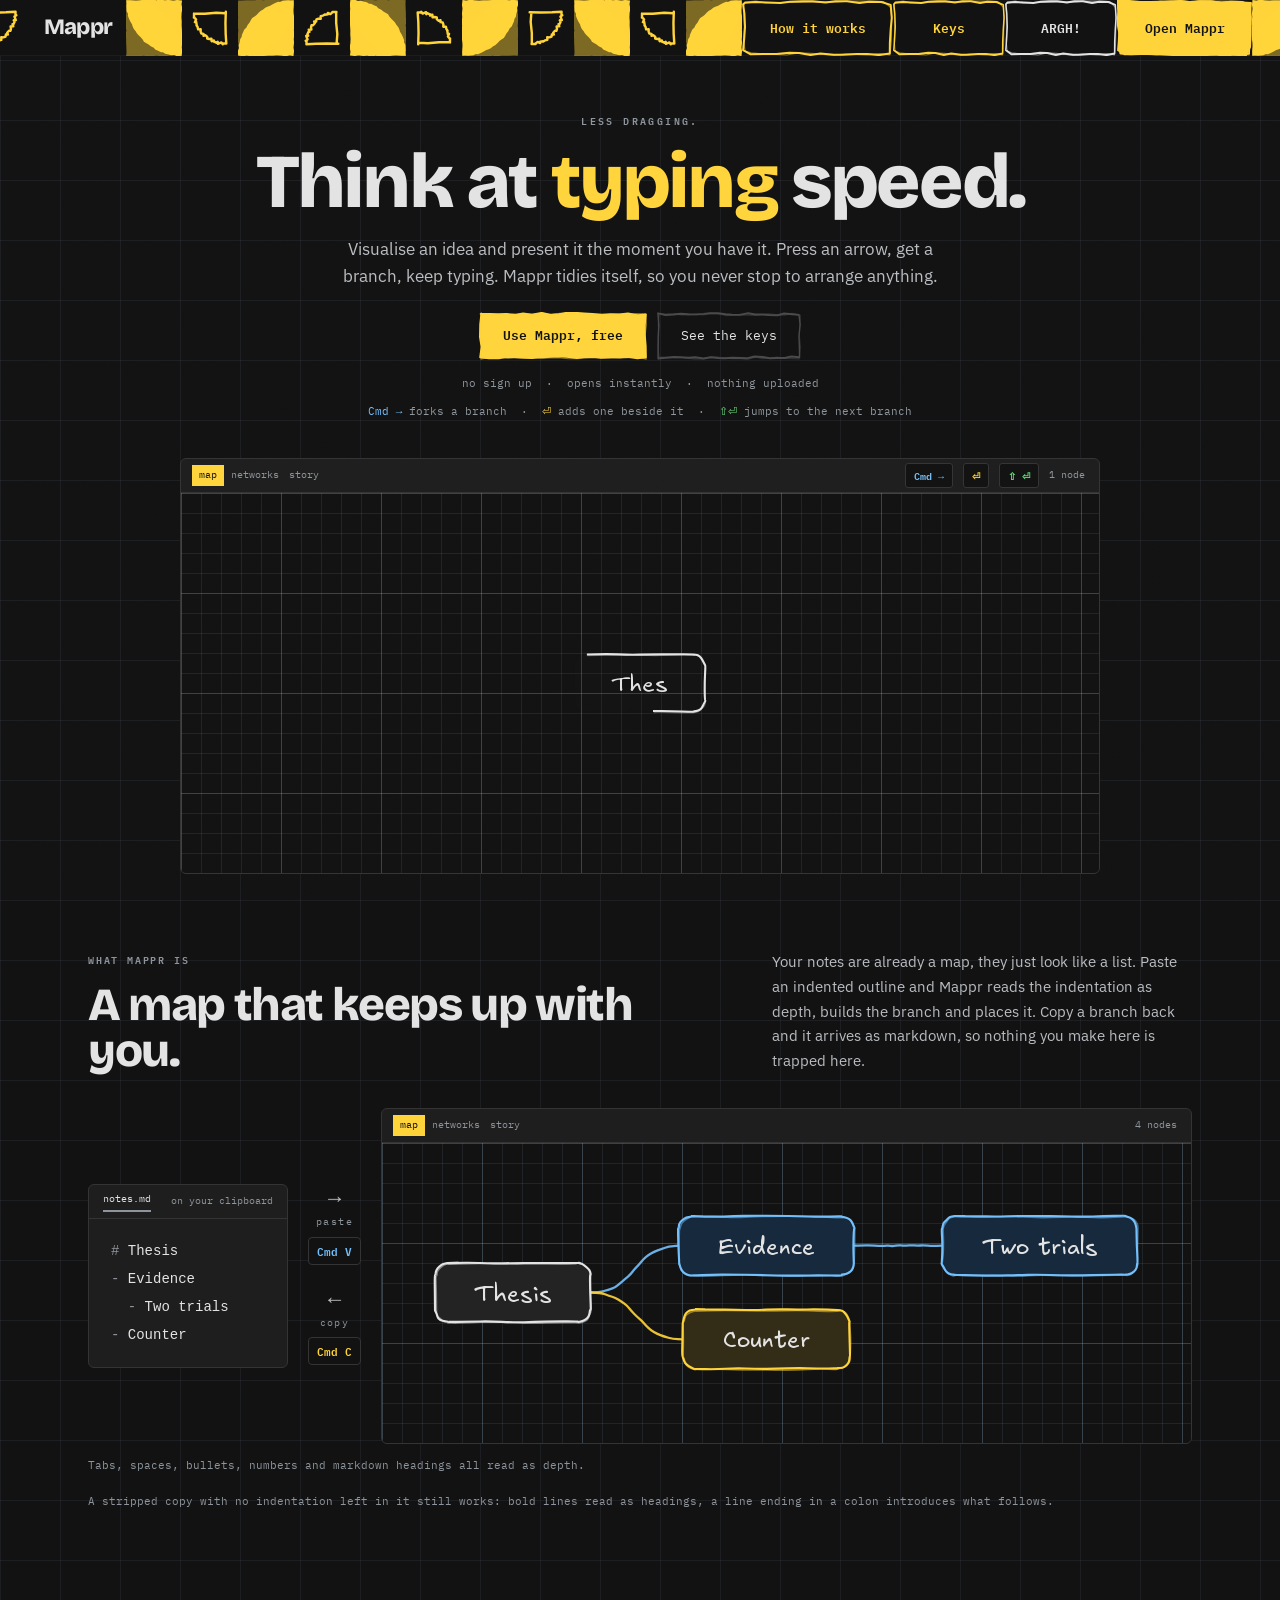
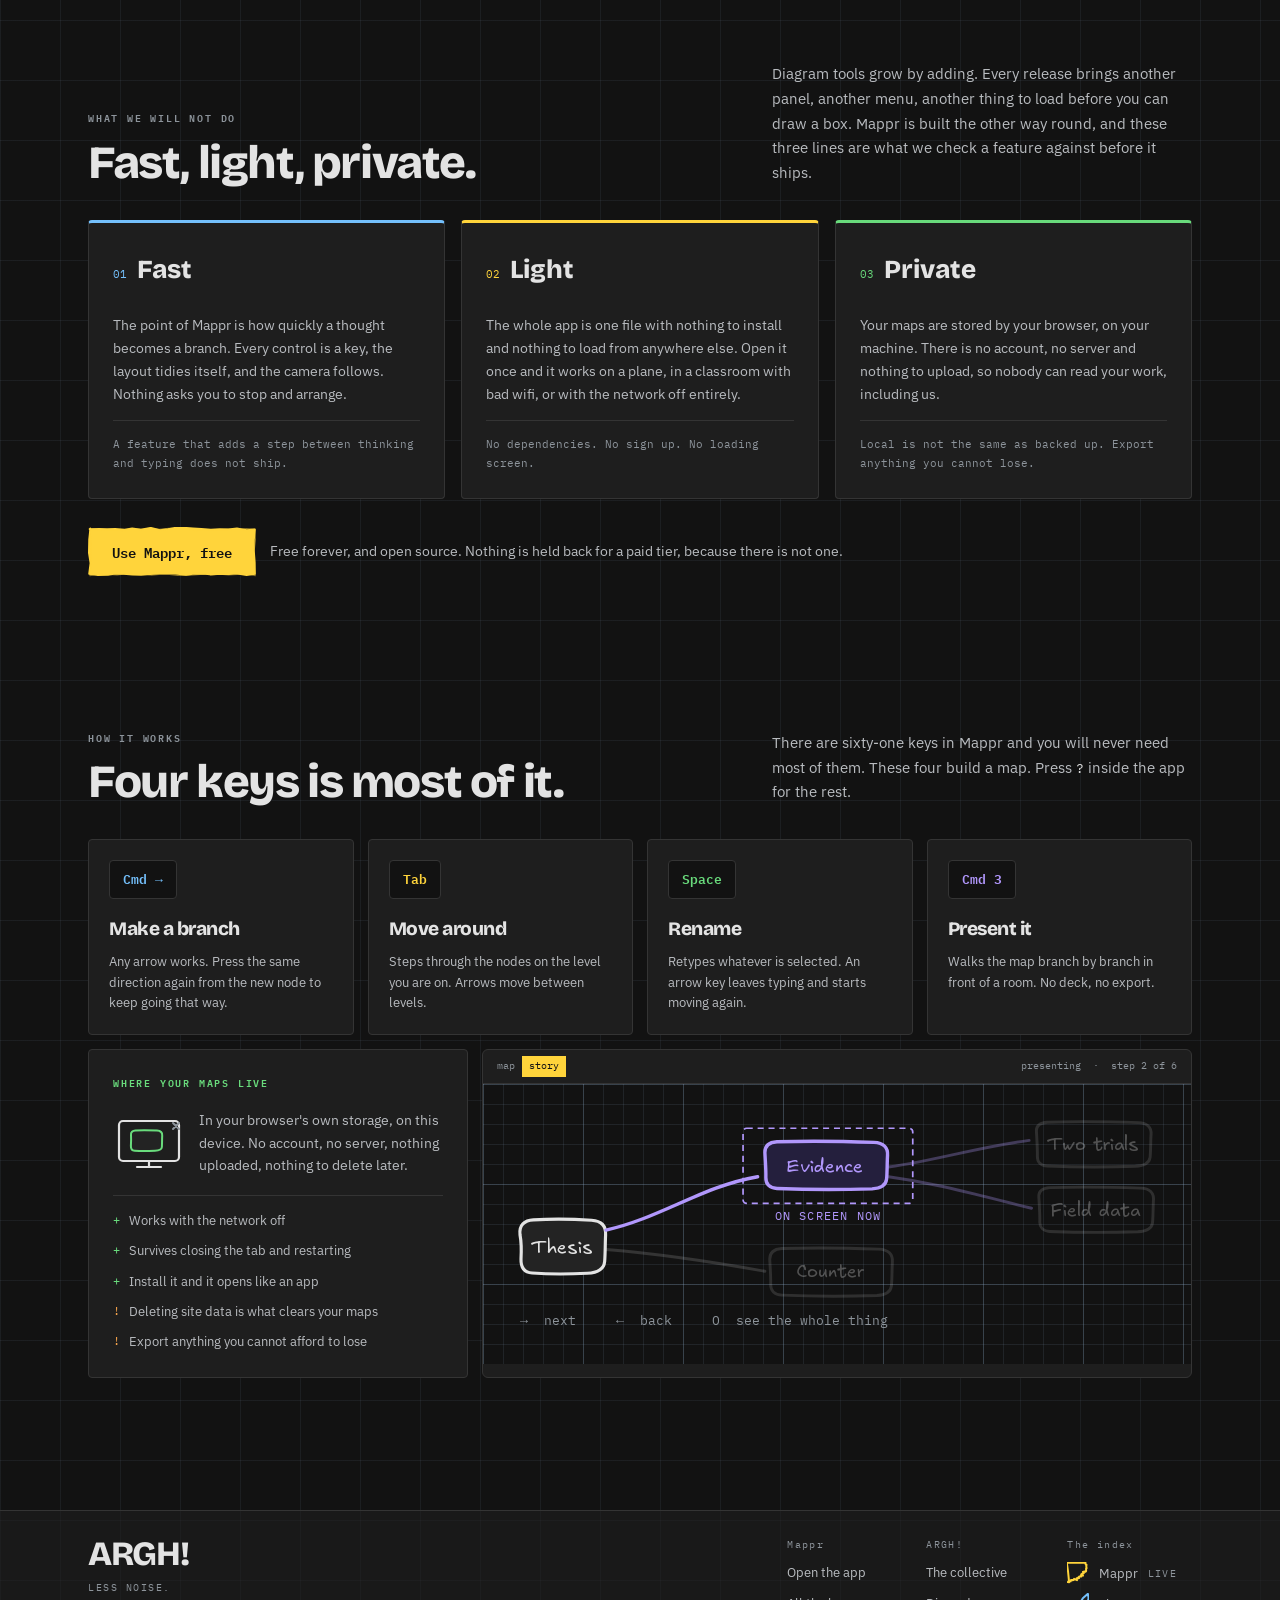
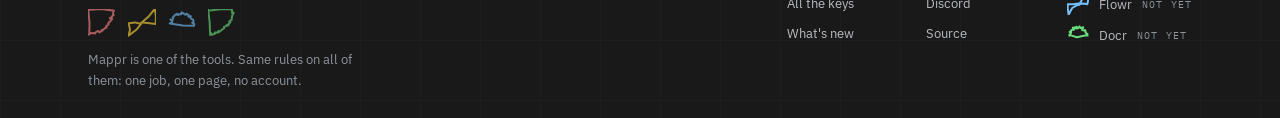
<file: mappr/index.html>
<!doctype html>
<html lang="en">
<head>
<meta charset="utf-8">
<meta name="viewport" content="width=device-width,initial-scale=1">
<title>Mappr by ARGH! — think at typing speed</title>
<meta name="description" content="A keyboard-first mind map. Press an arrow, get a branch, keep typing. Mappr tidies itself, runs in your browser and uploads nothing.">
<meta name="theme-color" content="#121212">
<link rel="icon" href="/assets/icon.svg" type="image/svg+xml">

<meta property="og:title" content="Mappr by ARGH! — think at typing speed">
<meta property="og:description" content="A keyboard-first mind map. Press an arrow, get a branch, keep typing. Free forever, open source, nothing leaves your device.">
<meta property="og:type" content="website">

<!--critical:start-->
<style>
/* Critical: enough to paint dark and roughly right above the fold if
   site.css is late. Generated by tools/build-critical.py from the
   stylesheet itself; do not hand-edit. */
:root{--field:#121212;--panel:#1e1e1e;--line:#343434;--ink:#e3e3e3;--ash:#b9bcc0;--muted:#8d949b;--blue:#74c0fc;--yellow:#ffd43b;--green:#69db7c;--orange:#ffa94d;--violet:#b197fc;--red:#ff8787;--rule-page:rgba(160,195,230,.07);--rule-map:rgba(160,195,230,.10);--rule-map-strong:rgba(160,195,230,.19);--display:'Bricolage Grotesque',system-ui,sans-serif;--sans:'IBM Plex Sans',system-ui,sans-serif;--mono:'IBM Plex Mono',ui-monospace,monospace;--page-max:1200px;--gut:48px;}
*{box-sizing:border-box}
html{scroll-behavior:smooth}
body{margin:0;background-color:var(--field);background-image:linear-gradient(var(--rule-page) 1px, transparent 1px),linear-gradient(90deg, var(--rule-page) 1px, transparent 1px);background-size:60px 60px, 60px 60px;color:var(--ink);font-family:var(--sans);font-size:15px;line-height:1.65;-webkit-font-smoothing:antialiased;}
a{color:var(--blue);text-decoration:none}
a:hover{color:var(--ink)}
.wrap{max-width:var(--page-max);margin:0 auto;padding:0 var(--gut)}
.label{font-family:var(--mono);font-weight:600;font-size:10px;letter-spacing:1.8px;color:var(--muted);text-transform:uppercase;}
.btn{display:inline-flex;align-items:center;justify-content:center;font-family:var(--mono);font-size:13px;font-weight:600;padding:13px 24px;border-radius:4px;border:1px solid transparent;min-height:44px;cursor:pointer;}
.btn-primary{background:var(--ink);color:var(--field)}
.btn-ghost{color:var(--ink);border-color:var(--line);font-weight:400}
.map-paper{background-color:var(--field);background-image:linear-gradient(var(--rule-map) 1px, transparent 1px),linear-gradient(90deg, var(--rule-map) 1px, transparent 1px),linear-gradient(var(--rule-map-strong) 1px, transparent 1px),linear-gradient(90deg, var(--rule-map-strong) 1px, transparent 1px);background-size:20px 20px, 20px 20px, 100px 100px, 100px 100px;}
.panel{background:var(--panel);border:1px solid var(--line);border-radius:6px;overflow:hidden;}
.panel-bar{height:34px;border-bottom:1px solid var(--line);display:flex;align-items:center;padding:0 14px;gap:10px;font-family:var(--mono);font-size:10px;color:#4f4f4f;overflow-x:auto;scrollbar-width:none;}
.spectrum{height:6px;display:flex}
.spectrum span{flex-grow:1}
.spectrum .s1{background:var(--red)}
.spectrum .s2{background:var(--orange)}
.spectrum .s3{background:var(--yellow)}
.spectrum .s4{background:var(--green)}
.spectrum .s5{background:var(--blue)}
.spectrum .s6{background:var(--violet)}
.topbar{position:sticky;top:0;z-index:20;background:var(--panel);border-bottom:1px solid var(--line);}
.topbar .inner{max-width:var(--page-max);margin:0 auto;height:56px;display:flex;align-items:center;gap:14px;padding:0 var(--gut);}
.topbar .name{font-family:var(--display);font-weight:700;font-size:19px}
.topbar .ver{font-family:var(--mono);font-size:10px;color:var(--muted);border:1px solid var(--line);padding:2px 6px;border-radius:3px;}
.topbar nav{margin-left:auto;display:flex;align-items:center;gap:18px}
.topbar nav a{font-family:var(--mono);font-size:12px;color:var(--muted)}
.topbar nav a.argh{color:var(--yellow)}
.topbar nav a.cta{color:var(--field);background:var(--yellow);font-weight:600;padding:8px 13px;border-radius:4px;}
.hero{padding:56px 0 0;text-align:center}
.hero .label{letter-spacing:2.4px}
.hero h1{font-weight:700;font-size:76px;line-height:.94;letter-spacing:-1.6px;margin:18px auto 0;}
.hero h1 .hl{color:var(--yellow)}
.hero .lead{margin:18px auto 0;max-width:600px}
.hero .actions{display:flex;gap:10px;justify-content:center;margin-top:22px;flex-wrap:wrap}
.hero .reassure{display:block;margin-top:14px;font-family:var(--mono);font-size:11px;color:var(--muted);}
.hero-panel{margin-top:38px;}
.hero-note{margin-top:10px;font-family:var(--mono);font-size:11px;color:var(--muted);}
.hero-panel{display:flex;flex-direction:column}
.hero-panel{max-width:920px;margin-inline:auto}
.hero h1{font-weight:800;letter-spacing:-2.8px}
.topbar .name{font-weight:800;letter-spacing:-.6px;font-size:20px}
.drawn{position:relative;background:none;border:0;border-radius:0;padding:13px 24px}
.drawn .ed{position:absolute;inset:0;display:block;pointer-events:none;color:inherit}
.drawn .ed svg{display:block;width:100%;height:100%}
.drawn .t{position:relative}
.drawn .f2,.drawn .f3{opacity:0}
.btn.drawn.btn-primary .t{color:var(--field)}
.btn.drawn.btn-ghost{color:#4a4a4a;background:none;border:0}
.btn.drawn.btn-ghost .t{color:var(--ink)}
.topbar nav a.cta.drawn{color:var(--yellow);background:none;padding:9px 15px}
.topbar nav a.cta.drawn .t{color:var(--field)}
.grain{position:fixed;inset:0;pointer-events:none;z-index:2;opacity:.05;mix-blend-mode:overlay}
.grain svg{width:100%;height:100%;display:block}
.tileband{height:68px;overflow:hidden;display:flex;justify-content:center;background:var(--field);position:relative;z-index:1}
.tileband .row{display:flex;flex:0 0 auto}
.tileband .bt{display:block;width:68px;height:68px;flex:0 0 68px;opacity:0;animation:bandfire 1ms steps(1,start) forwards;animation-delay:calc(var(--i) * 34ms)}
.tileband .bt svg{display:block;width:100%;height:100%;overflow:visible;transition:transform 90ms steps(2,end)}
.tileband .bt svg{clip-path:inset(0)}
:root{--nb:56px}
html{scroll-padding-top:var(--nb)}
.spectrum{height:4px}
.navband{position:sticky;top:0;z-index:20;height:var(--nb);display:flex;align-items:stretch;background:var(--field);border-bottom:1px solid #1c1c1c}
.navband .tileband{height:var(--nb);display:block;overflow:hidden;background:none}
.navband .tileband .row{display:flex;height:100%}
.navband .tileband .bt{width:var(--nb);height:var(--nb);flex:0 0 var(--nb)}
.navband .nb-lead{flex:0 0 calc(var(--nb) / 2);position:relative}
.navband .nb-lead .row{position:absolute;right:0;top:0}
.navband .nb-tail{flex:0 0 calc(var(--nb) / 2)}
.navband .nb-mid{flex:1 1 0;min-width:0}
.navband .nb-brand{flex:0 0 auto;display:flex;align-items:center;gap:12px;padding:0 28px 0 18px}
.navband .nb-word{display:flex;align-items:center;gap:11px;font-family:var(--display);font-weight:800;font-size:22px;letter-spacing:-.8px;color:var(--ink);text-decoration:none}
.navband .ver{font-family:var(--mono);font-size:10px;color:var(--muted);border:1px solid var(--line);padding:2px 6px;border-radius:3px}
.navband .nb-keys{flex:0 0 auto;display:flex}
.nkey{position:relative;display:flex;align-items:center;justify-content:center;min-width:112px;height:var(--nb);padding:0 22px;box-sizing:border-box;text-decoration:none;font-family:var(--mono);font-size:12.5px;font-weight:600;color:var(--acc)}
.nkey .ed,.nkey .fl{position:absolute;inset:0;width:100%;height:100%;display:block;overflow:visible;pointer-events:none;color:var(--acc)}
.nkey .fl{opacity:0}
.nkey .ed .f2,.nkey .ed .f3{opacity:0}
.nkey .t{position:relative;white-space:nowrap}
.nkey .short{display:none}
.spectrum{display:none}
.navband .nb-brand{padding:0 14px 0 16px}
@media (max-width:1000px){:root{--gut:28px}.hero h1{font-size:56px;letter-spacing:-1px}}
@media (max-width:640px){:root{--gut:16px}.hero h1{font-size:40px;line-height:1;letter-spacing:-.6px;max-width:none}.topbar nav{gap:12px}.tileband{height:48px}.tileband .bt{width:48px;height:48px;flex-basis:48px}}
@media (prefers-reduced-motion: reduce){html{scroll-behavior:auto}.tileband .bt{animation:none;opacity:1}}
@media (max-width:760px){:root{--nb:48px}.navband .nb-mid{display:none}.navband .nb-brand{flex:1 1 auto;padding:0 10px}.navband .nb-word{font-size:19px}.navband .ver{display:none}.nkey{min-width:0;padding:0 12px;font-size:11.5px}.nkey .short{display:inline}.navband .nb-mid{display:block}.navband .nb-brand{flex:0 0 auto;padding:0 10px 0 14px}}
</style>
<!--critical:end-->
<link rel="stylesheet" href="/assets/site.css?v=3c41634d">
<link rel="preload" href="/assets/fonts/bricolage-grotesque-latin-800-normal.woff2" as="font" type="font/woff2" crossorigin>
<link rel="preload" href="/assets/fonts/ibm-plex-sans-latin-400-normal.woff2" as="font" type="font/woff2" crossorigin>
</head>
<body>

<!--band:start-->
<header class="navband" data-owner="mappr"><div class="tileband nb-lead" aria-hidden="true"><div class="row"><span class="bt" style="--i:0"><svg viewBox="0 0 120 120"><g transform="rotate(0 60 60)"><use href="/assets/tiles.svg#o-quarter-disc"/></g></svg></span></div></div><div class="nb-brand"><a class="nb-word" href="/mappr/">Mappr</a></div><div class="tileband nb-mid" aria-hidden="true"><div class="row"><span class="bt" style="--i:1"><svg viewBox="0 0 120 120"><g transform="rotate(90 60 60)"><use href="/assets/tiles.svg#g-quarter-disc"/></g></svg></span><span class="bt" style="--i:2"><svg viewBox="0 0 120 120"><g transform="rotate(90 60 60)"><use href="/assets/tiles.svg#o-quarter-disc"/></g></svg></span><span class="bt" style="--i:3"><svg viewBox="0 0 120 120"><g transform="rotate(180 60 60)"><use href="/assets/tiles.svg#g-quarter-disc"/></g></svg></span><span class="bt" style="--i:4"><svg viewBox="0 0 120 120"><g transform="rotate(180 60 60)"><use href="/assets/tiles.svg#o-quarter-disc"/></g></svg></span><span class="bt" style="--i:5"><svg viewBox="0 0 120 120"><g transform="rotate(270 60 60)"><use href="/assets/tiles.svg#g-quarter-disc"/></g></svg></span><span class="bt" style="--i:6"><svg viewBox="0 0 120 120"><g transform="rotate(270 60 60)"><use href="/assets/tiles.svg#o-quarter-disc"/></g></svg></span><span class="bt" style="--i:7"><svg viewBox="0 0 120 120"><g transform="rotate(0 60 60)"><use href="/assets/tiles.svg#g-quarter-disc"/></g></svg></span><span class="bt" style="--i:8"><svg viewBox="0 0 120 120"><g transform="rotate(0 60 60)"><use href="/assets/tiles.svg#o-quarter-disc"/></g></svg></span><span class="bt" style="--i:9"><svg viewBox="0 0 120 120"><g transform="rotate(90 60 60)"><use href="/assets/tiles.svg#g-quarter-disc"/></g></svg></span><span class="bt" style="--i:10"><svg viewBox="0 0 120 120"><g transform="rotate(90 60 60)"><use href="/assets/tiles.svg#o-quarter-disc"/></g></svg></span><span class="bt" style="--i:11"><svg viewBox="0 0 120 120"><g transform="rotate(180 60 60)"><use href="/assets/tiles.svg#g-quarter-disc"/></g></svg></span><span class="bt" style="--i:12"><svg viewBox="0 0 120 120"><g transform="rotate(180 60 60)"><use href="/assets/tiles.svg#o-quarter-disc"/></g></svg></span><span class="bt" style="--i:13"><svg viewBox="0 0 120 120"><g transform="rotate(270 60 60)"><use href="/assets/tiles.svg#g-quarter-disc"/></g></svg></span><span class="bt" style="--i:14"><svg viewBox="0 0 120 120"><g transform="rotate(270 60 60)"><use href="/assets/tiles.svg#o-quarter-disc"/></g></svg></span><span class="bt" style="--i:15"><svg viewBox="0 0 120 120"><g transform="rotate(0 60 60)"><use href="/assets/tiles.svg#g-quarter-disc"/></g></svg></span><span class="bt" style="--i:16"><svg viewBox="0 0 120 120"><g transform="rotate(0 60 60)"><use href="/assets/tiles.svg#o-quarter-disc"/></g></svg></span><span class="bt" style="--i:17"><svg viewBox="0 0 120 120"><g transform="rotate(90 60 60)"><use href="/assets/tiles.svg#g-quarter-disc"/></g></svg></span><span class="bt" style="--i:18"><svg viewBox="0 0 120 120"><g transform="rotate(90 60 60)"><use href="/assets/tiles.svg#o-quarter-disc"/></g></svg></span><span class="bt" style="--i:19"><svg viewBox="0 0 120 120"><g transform="rotate(180 60 60)"><use href="/assets/tiles.svg#g-quarter-disc"/></g></svg></span><span class="bt" style="--i:20"><svg viewBox="0 0 120 120"><g transform="rotate(180 60 60)"><use href="/assets/tiles.svg#o-quarter-disc"/></g></svg></span><span class="bt" style="--i:21"><svg viewBox="0 0 120 120"><g transform="rotate(270 60 60)"><use href="/assets/tiles.svg#g-quarter-disc"/></g></svg></span><span class="bt" style="--i:22"><svg viewBox="0 0 120 120"><g transform="rotate(270 60 60)"><use href="/assets/tiles.svg#o-quarter-disc"/></g></svg></span><span class="bt" style="--i:23"><svg viewBox="0 0 120 120"><g transform="rotate(0 60 60)"><use href="/assets/tiles.svg#g-quarter-disc"/></g></svg></span><span class="bt" style="--i:24"><svg viewBox="0 0 120 120"><g transform="rotate(0 60 60)"><use href="/assets/tiles.svg#o-quarter-disc"/></g></svg></span><span class="bt" style="--i:25"><svg viewBox="0 0 120 120"><g transform="rotate(90 60 60)"><use href="/assets/tiles.svg#g-quarter-disc"/></g></svg></span><span class="bt" style="--i:26"><svg viewBox="0 0 120 120"><g transform="rotate(90 60 60)"><use href="/assets/tiles.svg#o-quarter-disc"/></g></svg></span><span class="bt" style="--i:27"><svg viewBox="0 0 120 120"><g transform="rotate(180 60 60)"><use href="/assets/tiles.svg#g-quarter-disc"/></g></svg></span><span class="bt" style="--i:28"><svg viewBox="0 0 120 120"><g transform="rotate(180 60 60)"><use href="/assets/tiles.svg#o-quarter-disc"/></g></svg></span></div></div><nav class="nb-keys" aria-label="Site"><a class="nkey" href="#how" style="--acc:var(--yellow)" data-wide><svg class="fl" viewBox="0 0 10 10" preserveAspectRatio="none" aria-hidden="true"><use href="/assets/tiles.svg#e-navfill" width="10" height="10"/></svg><svg class="ed" viewBox="0 0 10 10" preserveAspectRatio="none" aria-hidden="true"><use class="f1" href="/assets/tiles.svg#e-nav-1" width="10" height="10"/><use class="f2" href="/assets/tiles.svg#e-nav-2" width="10" height="10"/><use class="f3" href="/assets/tiles.svg#e-nav-3" width="10" height="10"/></svg><span class="t">How it works</span></a><a class="nkey" href="#keys" style="--acc:var(--yellow)" data-wide><svg class="fl" viewBox="0 0 10 10" preserveAspectRatio="none" aria-hidden="true"><use href="/assets/tiles.svg#e-navfill" width="10" height="10"/></svg><svg class="ed" viewBox="0 0 10 10" preserveAspectRatio="none" aria-hidden="true"><use class="f1" href="/assets/tiles.svg#e-nav-1" width="10" height="10"/><use class="f2" href="/assets/tiles.svg#e-nav-2" width="10" height="10"/><use class="f3" href="/assets/tiles.svg#e-nav-3" width="10" height="10"/></svg><span class="t">Keys</span></a><a class="nkey" href="/" style="--acc:var(--ink)"><svg class="fl" viewBox="0 0 10 10" preserveAspectRatio="none" aria-hidden="true"><use href="/assets/tiles.svg#e-navfill" width="10" height="10"/></svg><svg class="ed" viewBox="0 0 10 10" preserveAspectRatio="none" aria-hidden="true"><use class="f1" href="/assets/tiles.svg#e-nav-1" width="10" height="10"/><use class="f2" href="/assets/tiles.svg#e-nav-2" width="10" height="10"/><use class="f3" href="/assets/tiles.svg#e-nav-3" width="10" height="10"/></svg><span class="t">ARGH!</span></a><a class="nkey" href="/mappr/app" style="--acc:var(--yellow)" data-solid data-plate="quarter-disc"><svg class="fl" viewBox="0 0 10 10" preserveAspectRatio="none" aria-hidden="true"><use href="/assets/tiles.svg#e-navfill" width="10" height="10"/></svg><svg class="ed" viewBox="0 0 10 10" preserveAspectRatio="none" aria-hidden="true"><use class="f1" href="/assets/tiles.svg#e-nav-1" width="10" height="10"/><use class="f2" href="/assets/tiles.svg#e-nav-2" width="10" height="10"/><use class="f3" href="/assets/tiles.svg#e-nav-3" width="10" height="10"/></svg><span class="t">Open Mappr</span></a></nav><div class="tileband nb-tail" aria-hidden="true"><div class="row"><span class="bt" style="--i:12"><svg viewBox="0 0 120 120"><g transform="rotate(0 60 60)"><use href="/assets/tiles.svg#g-quarter-disc"/></g></svg></span></div></div></header>
<!--band:end-->

<main>

<section class="hero">
  <div class="wrap">
    <p class="label">Less dragging.</p>
    <h1>Think at <span class="hl">typing</span> speed.</h1>
    <p class="lead">Visualise an idea and present it the moment you have it. Press an arrow, get a branch, keep typing. Mappr tidies itself, so you never stop to arrange anything.</p>
    <div class="actions">
      <a href="/mappr/app" class="btn btn-primary drawn"><span class="ed" aria-hidden="true"><svg viewBox="0 0 200 48" preserveAspectRatio="none" fill="none"><g class="f1"><path d="M1.9 2.1l11.4-.2 9.4.3 9.5-.2 11.4.7 9-1.2 10.3 1.2 11.8-1.8 11 2.2 9.5-.8 9.1-1.5 11.2.1 9.5.5 10 .5 11.3.9 10.5-.5 10.3.1 10.2-.9 11.6 1.7 9.9-.7-1.2 9.9-.1 10.6 1.1 11.8.2 10.9-10 1.1-12.6-1.5-8.2.6-10.1-.1-12.5.5-8.6-.9-12 .2-8.2 1-12.4-1.2-10.3-.5-8.7.3-10.8.7-11.2.7-10.5-.3-10.4-.5-10-.4-8.5 1.3-12 .2-10.5-1.2 1.6-10.4-1.9-10.1.3-12.8 1.4-10.8z" fill="currentColor" stroke="currentColor" stroke-width="2" stroke-linejoin="round"/><path d="M2.4 1.8l11.5 1 9.4.2 11.1-.1 8.6.8 10.3-2.1 10.4.7 11.5-.7 9.1.8 12-1 10.4.5 10.3-.1 10.4 1.9 10.4-.8 10.3.3 8.1-.7 11.2-.3 10.6.3 10-.9 10.4.4 1 10.3-1.7 12.3-.1 10.4 1.5 12.6-11.1-2.2-10.1.8-10.7.6-10.1-.7-9.6.4-10.6-.4-10.6.7-9.1.4-10.4.1-12.5-1.2-9.8.3-9 .6-12-1.6-9.8 0-9.7.4-9.3 1.1-10.9-.6-11-.7-10.5 2 1.4-11.5-.7-12.5.8-9.2-1.7-11.6z" fill="none" stroke="currentColor" stroke-width="1.24" stroke-linejoin="round" opacity=".5"/></g><g class="f2"><path d="M2.2 1.6l9.1.2 10.7.5 9.9-1 10.9 1.1 9.8-1.5 11.4 1 10.1-.9 11.4.1 9.7-.1 10.8 1 10.7-1 10.3 1.4 9.6.4 11 0 9.7-1.7 10 .9 9.9 1 10.5-.1 11.2-.9-1.6 11.1 1.8 11.6-2.2 9.7 1.6 12.5-11.9-.4-10.3-1.1-8.6.2-11.6-.2-9.4.1-11.8.2-9.8 1.1-10.3-1.6-9.7 1.4-9.6-1.6-12 1.6-9.9.1-9.1-.5-10.4-1.2-10.5 1-10.3.7-9.8.4-10.9-1.5-9.5-.7-1.9-9.8.6-10.1-.1-12.9 1.2-10.1z" fill="currentColor" stroke="currentColor" stroke-width="2" stroke-linejoin="round"/><path d="M3.3 1.4l10.2 2 8.8.1 11.9-1.2 9.4.6 10.3-.2 10.9-1.3 10.6 1.6 10.7 0 9.7.1 9.2-.6 12 1 8.2-.1 11.8-1.1 9.1 1.1 10.6-.7 9.9-.1 11.1-.6 9.8-.6 12 1.4-2.1 10.9 1.8 10.1.4 12.5-.9 11.4-11.1-2.3-9.9.3-9-.1-11.7 1.8-11.1-1.9-9.1.7-11.6.7-8.3-1.5-12 .2-9.5 1.3-10.8.4-10.8.2-10-1.9-10.3 1-8.7-1-11 1-10.6.6-10.9.3-10.1-1.3.4-10.6.5-10.3.5-12.7-1.8-9.5z" fill="none" stroke="currentColor" stroke-width="1.24" stroke-linejoin="round" opacity=".5"/></g><g class="f3"><path d="M2 .8l9.3 1.9 10.8.4 10.2-.4 11.7-.5 10.6.4 9-.9 11.3-.6 9.1 1.1 10.6-1.1 11.5.1 8.5 1.6 10.3-.9 10.9 0 10.2.6 11.6-1.7 9.6.9 10.6-.2 11.1 1.4 9.1.3 0 9.9-1 10.8 1.2 12.2-1.4 8.7-10.2 2.4-8.1-2.2-10.9.9-10.6 1.2-10.7-2.2-9.9.1-11.8.7-8.8 0-10.4.9-11.4-1-8.5 1.3-10.8.2-9.9-.8-11 0-10.1.8-10-1.3-11.8-.3-10.7-.2-10.3 1.2 2.2-11.3 0-12.3-.2-9.6-.4-11z" fill="currentColor" stroke="currentColor" stroke-width="2" stroke-linejoin="round"/><path d="M1.4 1.9l11.1 1.1 11-.5 10.4 1 8.8-1 10.9-.4 11.8-.4 8.6-.2 12.1 1.9 9-.2 11.2-1.3 10.6-.3 10.3.7 8.6-.9 11 .5 9.7-.6 10.5.6 11.9.3 10-.1 9.9 1.2.2 10.1.6 10-.2 13.1-.8 10.6-11-1.1-10.8-.3-8.8.6-10.5.2-10.9.3-8.7-1.4-11.5 1.4-10.1-1.3-11.4 1.8-9.5-1.9-9.5.7-10.6 1.4-10.5-1.5-11.6-.6-8.9 1.8-11.1.2-10.1-1.4-10.1 1.2-9.3-.5-1.4-11.6-.6-10.9.6-10.7 1.2-11.5z" fill="none" stroke="currentColor" stroke-width="1.24" stroke-linejoin="round" opacity=".5"/></g></svg></span><span class="t">Use Mappr, free</span></a>
      <a href="#keys" class="btn btn-ghost drawn"><span class="ed" aria-hidden="true"><svg viewBox="0 0 200 48" preserveAspectRatio="none" fill="none"><g class="f1"><path d="M1.7 1.4l9.8 1.6 11.3-.5 10.3-.8 10.7.5 10.5.2 10.4-.5 8.7-.7 11.7 0 10.1 1.1 8.9.4 10.3.2 12.2-1.6 10 1.3 8.9-.2 10.3.6 11.7.2 8.8-1.6 11.7.7 9.2.6 1.6 9.6-1.6 11.9.6 11 .2 10.3-11.5-.6-9.2 1.4-10.4.1-10.1.3-10-1.3-11.6-.6-10.5 1.9-8.3-.3-12.2-.2-10.3.5-9-.3-10.4-.8-9.8 1.3-11.7-1.3-9.2.6-11.1-.5-8.9-.4-12.2.9-10.1.6.1-11 .1-11.1.9-11.3-1.3-12.4z" fill="none" stroke="currentColor" stroke-width="2" stroke-linejoin="round"/><path d="M3.1 1.7l8.9.5 11.9-.2 10.6.8 9.4 0 10.4-.3 10.9.4 9.6-1.6 9.6.3 12 2 9.1-.5 9.5.2 10.3 0 11.7.1 10.7-1 8.6-.6 12.2 1.1 8.3.3 10.5-1.9 12.3 2.2-1.3 10.7-.4 9.5 1.4 11.3-1.7 12.4-9.3-.3-9.5-.2-12.1-1.2-8.5.8-11.9.6-8.7-1.4-11 1.9-11.4-.5-9.6 0-11.1-.5-10-1-8.9-.2-12 2-10.2.2-9.7-.7-9.9-.9-10.9.1-10.7.1-9.1-.8-1.7-10.4 1.1-11.3-1-11.4 1.8-9.5z" fill="none" stroke="currentColor" stroke-width="1.24" stroke-linejoin="round" opacity=".5"/></g><g class="f2"><path d="M1.2.9l12 1.6 9.5 0 10.7-1 10.1.7 8.9-.2 10.4-.9 12.4.4 9.5-.6 9.1 2.2 11-.3 10.9-1 9.6.4 10.8-.4 9.4.5 10.6-.2 11.3.5 9.3-.6 10.4.5 9.9-.3 1.2 11.1-.6 10.9-.6 9.9 2 11.7-10.7-.8-11.4 1.5-9.5.3-10.7-1.2-9.1 1.4-11.1-.1-11.2-.3-10.7.4-10.5 0-10.1-1.2-10.4-.7-9.5.9-9.8.7-9.8-1.8-11.8 2-10.3-1.6-10.6 1.2-8.8-1.5-11.3 2 0-12.1 0-10.2.1-10.5 0-11.4z" fill="none" stroke="currentColor" stroke-width="2" stroke-linejoin="round"/><path d="M3.1 2.6l10.9.7 8.8-1.9 11.5.8 10.3-.2 10.3.4 10.7-1 10.2.3 10.4 0 9.4 1.3 9 0 12.1.6 10.1-.8 8.8-1.1 10.5 1 11.2.3 10.1-.9 11-.3 10.1.6 10.9-1 .4 11.5-1.7 11.2.6 11 .6 10.5-11.7.9-9.1-.5-10.8.4-10-.7-10.5 1.3-11.1-.8-8.6-.1-11.8.1-10.7.7-8.6.7-11.7-1.8-10.7.5-10.5.7-9.8.2-10.7-.5-8.6-1.3-11.6 2-10.9-.3-8.7 0 .4-12.6-1.1-9.9-.2-11.4.1-9.5z" fill="none" stroke="currentColor" stroke-width="1.24" stroke-linejoin="round" opacity=".5"/></g><g class="f3"><path d="M2.2 2.5l9.9-1.1 9.4-.6 12.6.1 8.6 1.1 10.2.6 11.6-.9 10.7-.3 8.7 1 11.9-.7 8.7-.2 11.5-.6 8.7 1 12.4 0 9.4.4 11.2-1.2 9.6 2.1 10.8-.5 10-1.6 10.6.8-.9 11.7 1.3 11 .1 10.7-1.4 11.4-9.3-1.2-10.8 1.6-10.4-.5-10.2-.4-10.2.1-10-.6-10.8-.4-11.2 1.7-10.4-1.7-9.4.5-10.6-1-11.2 1.8-9.8-.7-11.1-.6-8.4 1-12.2-.6-8.8-.5-10 .3-11 1.1-.3-10.9-.4-11.2 1.3-12.7-.1-9.1z" fill="none" stroke="currentColor" stroke-width="2" stroke-linejoin="round"/><path d="M1.5 1.9l12.1.2 8.7 1.6 10.6-.8 10.2-1.4 12.2 2.1 9.3-1.7 9.8 1.3 11.4-.6 10.4-.1 10.1.2 10.1.7 9.5-1.7 11.2 1.5 9.5-1.9 11.6 1.4 9.5.3 10.5-1.2 10.6 0 10.5-.4.2 12.4-.5 11.4-1.6 10.3.6 11-9.8-.3-10.8-.6-10.8 2.1-9.8-1-10.4.2-9-.5-11.6-.6-10.6 1.3-9.9-1.3-9.7 1.6-9.6-1.6-11.4 1.7-11 .2-10.6-.3-8.6-.5-10.8-.8-9.8.5-10.7-.7-9.7.1-.5-10.4.2-11-1.6-11.2.6-12z" fill="none" stroke="currentColor" stroke-width="1.24" stroke-linejoin="round" opacity=".5"/></g></svg></span><span class="t">See the keys</span></a>
    </div>
    <span class="reassure">no sign up &nbsp;·&nbsp; opens instantly &nbsp;·&nbsp; nothing uploaded</span>
    <p class="hero-note"><span style="color:#74c0fc">Cmd &#8594;</span> forks a branch &nbsp;·&nbsp; <span style="color:#ffd43b">&#9166;</span> adds one beside it &nbsp;·&nbsp; <span style="color:#69db7c">&#8679;&#9166;</span> jumps to the next branch</p>
  </div>

  <div class="wrap">
  <div class="panel hero-panel" id="mapprDemo">
    <div class="panel-bar">
      <span class="tab on">map</span>
      <span class="tab">networks</span>
      <span class="tab">story</span>
      <span class="spacer"></span>
      <span class="chip" data-chip="fork" style="color:#74c0fc">Cmd &#8594;</span>
      <span class="chip" data-chip="enter" style="color:#ffd43b">&#9166;</span>
      <span class="chip" data-chip="sib" style="color:#69db7c">&#8679; &#9166;</span>
      <span class="count" id="mdCount">0 nodes</span>
    </div>
    <div class="md-stage stage map-paper">
      <svg id="mdSvg" xmlns="http://www.w3.org/2000/svg" role="img"
           aria-label="A map being built, one keystroke at a time: Thesis at the centre, an Evidence branch and a Counter branch growing from it, the tree tidying itself as each node lands.">
        <g id="mdCam">
          <g id="mdEdges" fill="none" stroke-linecap="round"></g>
          <g id="mdNodes"></g>
        </g>
      </svg>
    </div>
  </div>
  </div>
</section>

<section class="section" id="what">
  <div class="wrap">
    <div class="section-head">
      <div class="hgroup">
        <p class="label">What Mappr is</p>
        <h2>A map that keeps up with you.</h2>
      </div>
      <p class="side">Your notes are already a map, they just look like a list. Paste an indented outline and Mappr reads the indentation as depth, builds the branch and places it. Copy a branch back and it arrives as markdown, so nothing you make here is trapped here.</p>
    </div>

    <div class="exchange">
      <div class="panel ex-text">
        <div class="panel-bar">
          <span class="tab on file">notes.md</span>
          <span class="spacer"></span>
          <span class="count">on your clipboard</span>
        </div>
        <pre class="outline"><code><span class="mk"># </span>Thesis
<span class="mk">- </span>Evidence
<span class="mk">  - </span>Two trials
<span class="mk">- </span>Counter</code></pre>
      </div>

      <div class="ex-arrows" aria-hidden="true">
        <div class="ex-arrow">
          <span class="g">&#8594;</span>
          <span class="t">paste</span>
          <span class="key blue">Cmd V</span>
        </div>
        <div class="ex-arrow">
          <span class="g">&#8592;</span>
          <span class="t">copy</span>
          <span class="key yellow">Cmd C</span>
        </div>
      </div>

      <div class="panel ex-map">
        <div class="panel-bar">
          <span class="tab on">map</span>
          <span class="tab">networks</span>
          <span class="tab">story</span>
          <span class="spacer"></span>
          <span class="count">4 nodes</span>
        </div>
        <div class="ex-stage map-paper">
          <svg viewBox="-84.4 -83.4 578.2 167.7" preserveAspectRatio="xMidYMid meet" xmlns="http://www.w3.org/2000/svg" role="img"
               aria-label="The same outline as a Mappr map: Thesis at the centre, Evidence branching on to Two trials, and Counter below.">
            <g class="md-edges" fill="none" stroke-linecap="round"><path d="M58.00,0.00 Q64.87,-0.19 68.13,-1.11 Q71.39,-2.02 73.98,-2.85 Q76.57,-3.67 78.55,-5.46 Q80.54,-7.25 82.34,-8.77 Q84.15,-10.29 86.12,-11.90 Q88.09,-13.52 89.66,-15.68 Q91.23,-17.85 92.84,-19.36 Q94.44,-20.86 96.10,-22.96 Q97.75,-25.07 99.46,-26.42 Q101.16,-27.77 103.33,-29.10 Q105.49,-30.42 108.35,-31.46 Q111.22,-32.50 113.86,-33.48 Q116.49,-34.46 120.25,-34.73 L124.00,-35.00" stroke="#74c0fc" stroke-width="1.7" opacity="0.90" pathLength="1" stroke-dasharray="1" stroke-dashoffset="0.000"></path><path d="M255.00,-35.00 Q262.50,-35.27 265.31,-35.25 Q268.12,-35.23 270.82,-35.05 Q273.51,-34.87 275.84,-34.88 Q278.16,-34.88 279.65,-35.02 Q281.14,-35.16 282.72,-34.90 Q284.29,-34.63 286.33,-34.98 Q288.36,-35.33 290.04,-35.19 Q291.72,-35.05 293.10,-35.02 Q294.48,-35.00 296.17,-35.20 Q297.86,-35.40 300.07,-35.22 Q302.28,-35.04 304.99,-35.15 Q307.70,-35.27 310.49,-35.00 Q313.27,-34.73 317.14,-34.87 L321.00,-35.00" stroke="#74c0fc" stroke-width="1.7" opacity="0.90" pathLength="1" stroke-dasharray="1" stroke-dashoffset="0.000"></path><path d="M58.00,0.00 Q65.97,0.06 68.97,1.27 Q71.98,2.48 74.29,3.16 Q76.61,3.84 79.09,5.43 Q81.58,7.02 83.43,8.38 Q85.29,9.74 87.16,11.99 Q89.03,14.25 90.84,16.11 Q92.65,17.97 94.35,19.32 Q96.06,20.66 97.70,22.58 Q99.34,24.51 101.36,26.41 Q103.39,28.32 105.50,29.57 Q107.62,30.81 110.39,31.90 Q113.15,32.98 116.44,33.85 Q119.72,34.73 123.36,34.86 L127.00,35.00" stroke="#ffd43b" stroke-width="1.7" opacity="0.90" pathLength="1" stroke-dasharray="1" stroke-dashoffset="0.000"></path></g>
          <g class="md-nodes"><g><path d="M-48.84,-21.96 Q-33.16,-22.45 -24.98,-22.03 Q-16.80,-21.62 -8.16,-21.81 Q0.48,-22.00 8.41,-22.03 Q16.34,-22.07 24.25,-22.08 Q32.15,-22.09 40.70,-21.99 Q49.24,-21.89 49.17,-22.13 Q49.10,-22.38 50.57,-21.88 Q52.04,-21.38 53.48,-20.16 Q54.92,-18.93 56.17,-17.95 Q57.42,-16.97 57.91,-15.12 Q58.40,-13.27 58.03,-13.31 Q57.65,-13.35 57.74,-6.81 Q57.82,-0.27 58.16,6.63 Q58.50,13.52 58.08,13.13 Q57.66,12.75 57.50,14.74 Q57.35,16.73 56.52,18.06 Q55.70,19.39 54.20,20.33 Q52.70,21.28 50.70,21.73 Q48.70,22.18 48.82,21.92 Q48.95,21.67 40.71,21.58 Q32.47,21.50 24.37,21.80 Q16.27,22.11 8.35,22.23 Q0.42,22.35 -8.11,21.94 Q-16.65,21.54 -24.63,21.67 Q-32.62,21.81 -40.60,21.96 Q-48.59,22.12 -48.57,21.87 Q-48.56,21.61 -50.61,21.47 Q-52.66,21.33 -54.27,20.60 Q-55.89,19.87 -56.34,18.09 Q-56.80,16.31 -57.52,14.87 Q-58.24,13.43 -58.22,13.44 Q-58.21,13.45 -58.28,6.98 Q-58.36,0.51 -58.40,-6.33 Q-58.43,-13.17 -58.10,-13.16 Q-57.77,-13.16 -57.69,-14.67 Q-57.61,-16.19 -56.43,-17.86 Q-55.25,-19.54 -53.67,-20.53 Q-52.10,-21.52 -50.69,-21.72 Q-49.28,-21.91 -49.06,-21.94 Q-48.84,-21.96 -41.00,-22.20 Z" fill="#232323" opacity="1.00" stroke="none"></path><path d="M-48.84,-21.96 Q-33.16,-22.45 -24.98,-22.03 Q-16.80,-21.62 -8.16,-21.81 Q0.48,-22.00 8.41,-22.03 Q16.34,-22.07 24.25,-22.08 Q32.15,-22.09 40.70,-21.99 Q49.24,-21.89 49.17,-22.13 Q49.10,-22.38 50.57,-21.88 Q52.04,-21.38 53.48,-20.16 Q54.92,-18.93 56.17,-17.95 Q57.42,-16.97 57.91,-15.12 Q58.40,-13.27 58.03,-13.31 Q57.65,-13.35 57.74,-6.81 Q57.82,-0.27 58.16,6.63 Q58.50,13.52 58.08,13.13 Q57.66,12.75 57.50,14.74 Q57.35,16.73 56.52,18.06 Q55.70,19.39 54.20,20.33 Q52.70,21.28 50.70,21.73 Q48.70,22.18 48.82,21.92 Q48.95,21.67 40.71,21.58 Q32.47,21.50 24.37,21.80 Q16.27,22.11 8.35,22.23 Q0.42,22.35 -8.11,21.94 Q-16.65,21.54 -24.63,21.67 Q-32.62,21.81 -40.60,21.96 Q-48.59,22.12 -48.57,21.87 Q-48.56,21.61 -50.61,21.47 Q-52.66,21.33 -54.27,20.60 Q-55.89,19.87 -56.34,18.09 Q-56.80,16.31 -57.52,14.87 Q-58.24,13.43 -58.22,13.44 Q-58.21,13.45 -58.28,6.98 Q-58.36,0.51 -58.40,-6.33 Q-58.43,-13.17 -58.10,-13.16 Q-57.77,-13.16 -57.69,-14.67 Q-57.61,-16.19 -56.43,-17.86 Q-55.25,-19.54 -53.67,-20.53 Q-52.10,-21.52 -50.69,-21.72 Q-49.28,-21.91 -49.06,-21.94 Q-48.84,-21.96 -41.00,-22.20 Z" fill="none" stroke="#e3e3e3" stroke-width="1.6" stroke-linejoin="round" pathLength="1" stroke-dasharray="1" stroke-dashoffset="0.000"></path><path d="M-48.40,-21.19 Q-32.19,-21.47 -23.91,-21.64 Q-15.63,-21.82 -7.68,-21.45 Q0.26,-21.08 8.53,-21.25 Q16.80,-21.41 25.23,-21.25 Q33.67,-21.09 41.95,-21.55 Q50.23,-22.01 50.26,-21.62 Q50.29,-21.24 51.58,-21.21 Q52.87,-21.19 54.05,-20.08 Q55.23,-18.96 56.42,-17.65 Q57.60,-16.33 57.78,-14.64 Q57.95,-12.94 58.07,-13.04 Q58.20,-13.14 58.19,-6.18 Q58.18,0.78 58.13,7.20 Q58.07,13.62 58.40,13.85 Q58.73,14.08 58.04,15.32 Q57.34,16.56 56.76,18.43 Q56.18,20.30 54.90,21.08 Q53.63,21.87 51.39,22.40 Q49.15,22.93 49.30,22.82 Q49.44,22.70 41.60,22.62 Q33.76,22.55 25.47,22.85 Q17.18,23.15 8.77,22.93 Q0.36,22.71 -7.41,22.30 Q-15.19,21.88 -23.88,22.36 Q-32.57,22.83 -40.79,22.92 Q-49.02,23.00 -48.92,22.57 Q-48.83,22.14 -50.13,22.17 Q-51.44,22.20 -52.77,20.88 Q-54.10,19.56 -55.65,18.47 Q-57.20,17.39 -57.10,15.13 Q-57.01,12.88 -57.07,13.59 Q-57.14,14.31 -57.14,7.58 Q-57.15,0.85 -57.42,-6.06 Q-57.70,-12.98 -57.22,-12.65 Q-56.74,-12.33 -56.73,-13.83 Q-56.72,-15.33 -55.49,-16.89 Q-54.26,-18.45 -52.92,-19.57 Q-51.58,-20.69 -49.84,-21.18 Q-48.11,-21.68 -48.26,-21.43 Q-48.40,-21.19 -40.30,-21.33 Z" fill="none" stroke="#e3e3e3" stroke-width="1.1" opacity="0.50" stroke-linejoin="round" pathLength="1" stroke-dasharray="1" stroke-dashoffset="0.000"></path><text x="0.0" y="6.0" text-anchor="middle" font-family="Excalifont, cursive" font-size="17" fill="#e3e3e3">Thesis</text></g><g><path d="M133.08,-57.14 Q149.63,-56.52 157.58,-56.80 Q165.53,-57.09 173.35,-57.29 Q181.16,-57.50 189.62,-57.39 Q198.08,-57.27 205.92,-57.18 Q213.76,-57.10 221.59,-56.85 Q229.42,-56.60 237.86,-56.80 Q246.29,-57.00 245.87,-56.88 Q245.46,-56.76 247.41,-56.42 Q249.36,-56.08 251.04,-55.24 Q252.73,-54.39 253.52,-52.94 Q254.32,-51.50 254.89,-49.87 Q255.47,-48.23 255.28,-48.17 Q255.09,-48.10 254.87,-41.28 Q254.65,-34.47 254.84,-28.31 Q255.03,-22.15 255.04,-21.99 Q255.06,-21.82 254.90,-20.25 Q254.74,-18.67 253.74,-17.13 Q252.74,-15.58 250.84,-14.59 Q248.93,-13.59 247.38,-13.55 Q245.82,-13.50 246.04,-12.99 Q246.27,-12.48 237.81,-12.68 Q229.35,-12.87 221.49,-12.73 Q213.64,-12.59 205.48,-12.60 Q197.32,-12.61 189.61,-12.91 Q181.91,-13.21 173.83,-13.26 Q165.75,-13.32 157.68,-13.34 Q149.62,-13.37 141.35,-13.04 Q133.09,-12.70 133.28,-12.62 Q133.47,-12.54 131.71,-12.92 Q129.96,-13.30 128.35,-14.54 Q126.75,-15.79 125.97,-17.37 Q125.20,-18.95 124.77,-20.56 Q124.35,-22.17 124.40,-22.33 Q124.45,-22.50 124.11,-28.86 Q123.78,-35.23 123.63,-41.86 Q123.48,-48.48 123.77,-48.06 Q124.07,-47.64 124.19,-49.50 Q124.31,-51.36 125.30,-52.59 Q126.29,-53.82 128.03,-55.07 Q129.77,-56.32 131.35,-56.40 Q132.93,-56.48 133.00,-56.81 Q133.08,-57.14 141.35,-56.83 Z" fill="#16293d" opacity="1.00" stroke="none"></path><path d="M133.08,-57.14 Q149.63,-56.52 157.58,-56.80 Q165.53,-57.09 173.35,-57.29 Q181.16,-57.50 189.62,-57.39 Q198.08,-57.27 205.92,-57.18 Q213.76,-57.10 221.59,-56.85 Q229.42,-56.60 237.86,-56.80 Q246.29,-57.00 245.87,-56.88 Q245.46,-56.76 247.41,-56.42 Q249.36,-56.08 251.04,-55.24 Q252.73,-54.39 253.52,-52.94 Q254.32,-51.50 254.89,-49.87 Q255.47,-48.23 255.28,-48.17 Q255.09,-48.10 254.87,-41.28 Q254.65,-34.47 254.84,-28.31 Q255.03,-22.15 255.04,-21.99 Q255.06,-21.82 254.90,-20.25 Q254.74,-18.67 253.74,-17.13 Q252.74,-15.58 250.84,-14.59 Q248.93,-13.59 247.38,-13.55 Q245.82,-13.50 246.04,-12.99 Q246.27,-12.48 237.81,-12.68 Q229.35,-12.87 221.49,-12.73 Q213.64,-12.59 205.48,-12.60 Q197.32,-12.61 189.61,-12.91 Q181.91,-13.21 173.83,-13.26 Q165.75,-13.32 157.68,-13.34 Q149.62,-13.37 141.35,-13.04 Q133.09,-12.70 133.28,-12.62 Q133.47,-12.54 131.71,-12.92 Q129.96,-13.30 128.35,-14.54 Q126.75,-15.79 125.97,-17.37 Q125.20,-18.95 124.77,-20.56 Q124.35,-22.17 124.40,-22.33 Q124.45,-22.50 124.11,-28.86 Q123.78,-35.23 123.63,-41.86 Q123.48,-48.48 123.77,-48.06 Q124.07,-47.64 124.19,-49.50 Q124.31,-51.36 125.30,-52.59 Q126.29,-53.82 128.03,-55.07 Q129.77,-56.32 131.35,-56.40 Q132.93,-56.48 133.00,-56.81 Q133.08,-57.14 141.35,-56.83 Z" fill="none" stroke="#74c0fc" stroke-width="1.6" stroke-linejoin="round" pathLength="1" stroke-dasharray="1" stroke-dashoffset="0.000"></path><path d="M133.98,-56.96 Q149.93,-57.11 158.14,-56.45 Q166.36,-55.78 173.93,-56.30 Q181.50,-56.81 190.01,-56.89 Q198.52,-56.97 206.59,-56.98 Q214.66,-56.99 222.26,-56.77 Q229.87,-56.55 238.28,-56.16 Q246.70,-55.76 246.42,-55.93 Q246.14,-56.10 248.24,-55.85 Q250.33,-55.61 251.40,-54.75 Q252.47,-53.90 253.61,-52.14 Q254.75,-50.37 255.51,-49.05 Q256.27,-47.72 256.04,-47.35 Q255.82,-46.98 255.80,-40.70 Q255.78,-34.41 255.55,-27.98 Q255.32,-21.55 255.16,-21.57 Q255.00,-21.60 254.89,-19.94 Q254.77,-18.29 253.57,-16.54 Q252.37,-14.80 250.83,-14.31 Q249.30,-13.81 247.92,-12.99 Q246.54,-12.17 246.31,-12.56 Q246.09,-12.96 238.54,-12.73 Q230.99,-12.51 222.69,-12.35 Q214.40,-12.19 205.99,-12.27 Q197.58,-12.34 189.90,-12.66 Q182.22,-12.98 173.94,-13.04 Q165.66,-13.10 157.92,-12.61 Q150.18,-12.12 141.88,-12.14 Q133.58,-12.16 133.43,-12.63 Q133.29,-13.10 131.72,-13.25 Q130.15,-13.41 128.52,-14.18 Q126.89,-14.95 126.06,-16.56 Q125.22,-18.18 124.86,-19.74 Q124.51,-21.29 124.24,-21.01 Q123.97,-20.73 124.20,-27.79 Q124.44,-34.85 124.51,-41.09 Q124.58,-47.34 124.74,-47.19 Q124.90,-47.04 125.36,-49.01 Q125.83,-50.99 126.80,-52.19 Q127.77,-53.39 129.23,-54.39 Q130.70,-55.39 132.18,-55.98 Q133.66,-56.57 133.82,-56.77 Q133.98,-56.96 141.95,-57.04 Z" fill="none" stroke="#74c0fc" stroke-width="1.1" opacity="0.50" stroke-linejoin="round" pathLength="1" stroke-dasharray="1" stroke-dashoffset="0.000"></path><text x="189.5" y="-29.0" text-anchor="middle" font-family="Excalifont, cursive" font-size="17" fill="#e3e3e3">Evidence</text></g><g><path d="M330.55,-57.26 Q345.86,-57.06 354.05,-56.91 Q362.23,-56.76 370.01,-57.02 Q377.79,-57.27 385.91,-57.18 Q394.03,-57.10 401.97,-57.11 Q409.91,-57.12 418.22,-56.86 Q426.53,-56.60 434.05,-56.86 Q441.56,-57.12 449.94,-57.30 Q458.32,-57.48 457.89,-57.38 Q457.46,-57.27 459.65,-56.66 Q461.84,-56.06 463.07,-55.03 Q464.31,-54.00 465.04,-52.66 Q465.77,-51.32 466.12,-49.65 Q466.48,-47.99 466.48,-47.95 Q466.49,-47.92 466.60,-41.39 Q466.70,-34.86 467.11,-28.46 Q467.53,-22.06 467.19,-21.97 Q466.86,-21.87 466.82,-19.95 Q466.77,-18.03 465.66,-16.73 Q464.56,-15.43 463.14,-14.60 Q461.73,-13.77 459.82,-13.50 Q457.91,-13.23 457.71,-13.32 Q457.51,-13.42 449.74,-13.27 Q441.96,-13.12 433.71,-12.95 Q425.45,-12.78 417.87,-12.79 Q410.30,-12.81 401.88,-13.08 Q393.46,-13.34 385.57,-13.20 Q377.68,-13.06 369.83,-12.78 Q361.99,-12.49 353.94,-12.62 Q345.89,-12.75 337.95,-12.95 Q330.00,-13.15 330.10,-13.24 Q330.20,-13.32 328.62,-13.43 Q327.03,-13.54 325.60,-14.49 Q324.18,-15.43 323.12,-17.26 Q322.07,-19.10 321.31,-20.33 Q320.56,-21.56 320.71,-21.77 Q320.86,-21.98 321.15,-28.25 Q321.43,-34.52 321.07,-41.17 Q320.71,-47.81 321.01,-47.68 Q321.30,-47.55 321.46,-49.50 Q321.63,-51.44 322.84,-52.65 Q324.06,-53.85 325.33,-55.22 Q326.60,-56.59 328.22,-56.82 Q329.84,-57.04 330.19,-57.15 Q330.55,-57.26 338.20,-57.16 Z" fill="#16293d" opacity="1.00" stroke="none"></path><path d="M330.55,-57.26 Q345.86,-57.06 354.05,-56.91 Q362.23,-56.76 370.01,-57.02 Q377.79,-57.27 385.91,-57.18 Q394.03,-57.10 401.97,-57.11 Q409.91,-57.12 418.22,-56.86 Q426.53,-56.60 434.05,-56.86 Q441.56,-57.12 449.94,-57.30 Q458.32,-57.48 457.89,-57.38 Q457.46,-57.27 459.65,-56.66 Q461.84,-56.06 463.07,-55.03 Q464.31,-54.00 465.04,-52.66 Q465.77,-51.32 466.12,-49.65 Q466.48,-47.99 466.48,-47.95 Q466.49,-47.92 466.60,-41.39 Q466.70,-34.86 467.11,-28.46 Q467.53,-22.06 467.19,-21.97 Q466.86,-21.87 466.82,-19.95 Q466.77,-18.03 465.66,-16.73 Q464.56,-15.43 463.14,-14.60 Q461.73,-13.77 459.82,-13.50 Q457.91,-13.23 457.71,-13.32 Q457.51,-13.42 449.74,-13.27 Q441.96,-13.12 433.71,-12.95 Q425.45,-12.78 417.87,-12.79 Q410.30,-12.81 401.88,-13.08 Q393.46,-13.34 385.57,-13.20 Q377.68,-13.06 369.83,-12.78 Q361.99,-12.49 353.94,-12.62 Q345.89,-12.75 337.95,-12.95 Q330.00,-13.15 330.10,-13.24 Q330.20,-13.32 328.62,-13.43 Q327.03,-13.54 325.60,-14.49 Q324.18,-15.43 323.12,-17.26 Q322.07,-19.10 321.31,-20.33 Q320.56,-21.56 320.71,-21.77 Q320.86,-21.98 321.15,-28.25 Q321.43,-34.52 321.07,-41.17 Q320.71,-47.81 321.01,-47.68 Q321.30,-47.55 321.46,-49.50 Q321.63,-51.44 322.84,-52.65 Q324.06,-53.85 325.33,-55.22 Q326.60,-56.59 328.22,-56.82 Q329.84,-57.04 330.19,-57.15 Q330.55,-57.26 338.20,-57.16 Z" fill="none" stroke="#74c0fc" stroke-width="1.6" stroke-linejoin="round" pathLength="1" stroke-dasharray="1" stroke-dashoffset="0.000"></path><path d="M330.64,-56.85 Q347.06,-56.08 355.02,-56.41 Q362.97,-56.73 370.69,-56.68 Q378.40,-56.63 386.66,-56.22 Q394.91,-55.80 402.71,-56.06 Q410.50,-56.31 418.35,-56.47 Q426.20,-56.63 434.66,-56.17 Q443.13,-55.71 450.65,-56.25 Q458.17,-56.79 458.71,-56.70 Q459.25,-56.61 460.82,-56.18 Q462.40,-55.75 463.98,-54.97 Q465.55,-54.18 466.57,-52.38 Q467.60,-50.58 467.60,-48.67 Q467.61,-46.76 467.60,-46.72 Q467.60,-46.68 467.49,-40.73 Q467.39,-34.78 467.17,-27.94 Q466.96,-21.10 467.55,-21.61 Q468.13,-22.12 467.32,-20.07 Q466.52,-18.03 465.44,-16.81 Q464.36,-15.59 463.38,-14.30 Q462.40,-13.01 460.43,-12.82 Q458.46,-12.63 458.24,-12.89 Q458.01,-13.15 450.09,-12.98 Q442.16,-12.82 434.74,-12.78 Q427.32,-12.74 419.04,-12.59 Q410.75,-12.45 402.31,-12.72 Q393.86,-12.99 385.96,-12.53 Q378.07,-12.06 370.11,-12.52 Q362.16,-12.98 354.43,-12.74 Q346.71,-12.49 338.33,-12.79 Q329.95,-13.10 330.01,-12.56 Q330.07,-12.02 328.94,-12.41 Q327.82,-12.79 325.98,-13.75 Q324.14,-14.71 323.45,-16.43 Q322.76,-18.15 321.85,-19.87 Q320.94,-21.58 321.16,-21.75 Q321.38,-21.91 321.85,-27.89 Q322.32,-33.86 322.11,-40.99 Q321.90,-48.11 321.90,-48.00 Q321.90,-47.89 322.24,-48.99 Q322.57,-50.10 323.71,-51.73 Q324.84,-53.35 325.67,-54.62 Q326.49,-55.89 328.58,-56.25 Q330.67,-56.60 330.66,-56.73 Q330.64,-56.85 338.85,-56.47 Z" fill="none" stroke="#74c0fc" stroke-width="1.1" opacity="0.50" stroke-linejoin="round" pathLength="1" stroke-dasharray="1" stroke-dashoffset="0.000"></path><text x="394.0" y="-29.0" text-anchor="middle" font-family="Excalifont, cursive" font-size="17" fill="#e3e3e3">Two trials</text></g><g><path d="M136.23,12.52 Q150.86,12.83 158.70,12.85 Q166.53,12.87 174.29,13.06 Q182.05,13.25 189.78,12.86 Q197.52,12.47 204.92,12.66 Q212.32,12.85 219.98,12.70 Q227.64,12.54 235.31,12.85 Q242.98,13.16 243.22,13.18 Q243.47,13.20 245.02,13.27 Q246.58,13.33 247.81,14.74 Q249.04,16.14 249.93,17.61 Q250.83,19.08 251.33,20.60 Q251.83,22.11 251.69,22.12 Q251.54,22.12 251.72,28.83 Q251.91,35.54 252.08,41.52 Q252.26,47.50 252.05,47.75 Q251.83,48.01 251.74,49.91 Q251.65,51.80 250.63,53.22 Q249.62,54.64 248.03,55.60 Q246.44,56.56 244.63,56.52 Q242.83,56.48 242.85,56.67 Q242.88,56.86 235.24,56.85 Q227.61,56.84 220.23,56.66 Q212.85,56.48 205.08,56.79 Q197.31,57.10 189.66,57.10 Q182.02,57.10 174.11,56.84 Q166.21,56.58 158.94,57.06 Q151.67,57.53 143.91,57.34 Q136.14,57.15 136.21,57.34 Q136.28,57.53 134.45,56.66 Q132.62,55.78 131.32,54.93 Q130.03,54.08 129.09,52.90 Q128.15,51.72 127.67,49.96 Q127.20,48.19 126.88,48.10 Q126.56,48.01 126.73,41.73 Q126.91,35.46 126.96,29.00 Q127.02,22.55 127.15,22.32 Q127.27,22.09 127.66,20.36 Q128.05,18.63 128.65,17.08 Q129.24,15.53 130.71,14.41 Q132.18,13.30 134.04,13.13 Q135.90,12.97 136.06,12.74 Q136.23,12.52 143.55,12.68 Z" fill="#332c17" opacity="1.00" stroke="none"></path><path d="M136.23,12.52 Q150.86,12.83 158.70,12.85 Q166.53,12.87 174.29,13.06 Q182.05,13.25 189.78,12.86 Q197.52,12.47 204.92,12.66 Q212.32,12.85 219.98,12.70 Q227.64,12.54 235.31,12.85 Q242.98,13.16 243.22,13.18 Q243.47,13.20 245.02,13.27 Q246.58,13.33 247.81,14.74 Q249.04,16.14 249.93,17.61 Q250.83,19.08 251.33,20.60 Q251.83,22.11 251.69,22.12 Q251.54,22.12 251.72,28.83 Q251.91,35.54 252.08,41.52 Q252.26,47.50 252.05,47.75 Q251.83,48.01 251.74,49.91 Q251.65,51.80 250.63,53.22 Q249.62,54.64 248.03,55.60 Q246.44,56.56 244.63,56.52 Q242.83,56.48 242.85,56.67 Q242.88,56.86 235.24,56.85 Q227.61,56.84 220.23,56.66 Q212.85,56.48 205.08,56.79 Q197.31,57.10 189.66,57.10 Q182.02,57.10 174.11,56.84 Q166.21,56.58 158.94,57.06 Q151.67,57.53 143.91,57.34 Q136.14,57.15 136.21,57.34 Q136.28,57.53 134.45,56.66 Q132.62,55.78 131.32,54.93 Q130.03,54.08 129.09,52.90 Q128.15,51.72 127.67,49.96 Q127.20,48.19 126.88,48.10 Q126.56,48.01 126.73,41.73 Q126.91,35.46 126.96,29.00 Q127.02,22.55 127.15,22.32 Q127.27,22.09 127.66,20.36 Q128.05,18.63 128.65,17.08 Q129.24,15.53 130.71,14.41 Q132.18,13.30 134.04,13.13 Q135.90,12.97 136.06,12.74 Q136.23,12.52 143.55,12.68 Z" fill="none" stroke="#ffd43b" stroke-width="1.6" stroke-linejoin="round" pathLength="1" stroke-dasharray="1" stroke-dashoffset="0.000"></path><path d="M136.56,13.96 Q151.46,13.41 159.38,13.45 Q167.30,13.48 174.77,13.69 Q182.24,13.91 189.62,13.90 Q197.01,13.89 205.11,13.62 Q213.20,13.34 220.86,13.70 Q228.52,14.06 235.84,14.16 Q243.17,14.26 243.34,13.99 Q243.51,13.73 244.92,13.70 Q246.33,13.68 248.04,14.59 Q249.76,15.49 250.49,17.49 Q251.21,19.48 251.83,20.68 Q252.44,21.88 252.20,21.87 Q251.96,21.85 252.44,29.10 Q252.93,36.35 252.61,42.49 Q252.29,48.64 252.43,48.29 Q252.58,47.93 252.40,50.06 Q252.23,52.19 250.75,53.32 Q249.27,54.45 248.36,55.34 Q247.46,56.24 245.38,56.63 Q243.29,57.01 243.20,57.42 Q243.11,57.82 235.95,57.46 Q228.78,57.11 220.91,57.66 Q213.05,58.21 205.09,58.24 Q197.13,58.27 189.94,58.08 Q182.76,57.89 174.79,58.01 Q166.82,58.14 159.70,57.68 Q152.59,57.22 144.34,57.45 Q136.10,57.68 136.36,57.63 Q136.61,57.58 134.82,57.25 Q133.03,56.92 131.33,55.85 Q129.63,54.78 129.12,53.22 Q128.61,51.67 128.27,50.13 Q127.93,48.59 127.65,48.53 Q127.36,48.46 127.53,41.90 Q127.70,35.33 127.48,28.60 Q127.26,21.87 127.38,22.39 Q127.50,22.91 128.23,20.86 Q128.96,18.81 129.24,17.86 Q129.52,16.92 131.31,15.74 Q133.11,14.56 135.05,14.17 Q136.99,13.78 136.78,13.87 Q136.56,13.96 144.01,13.68 Z" fill="none" stroke="#ffd43b" stroke-width="1.1" opacity="0.50" stroke-linejoin="round" pathLength="1" stroke-dasharray="1" stroke-dashoffset="0.000"></path><text x="189.5" y="41.0" text-anchor="middle" font-family="Excalifont, cursive" font-size="17" fill="#e3e3e3">Counter</text></g></g>
          </svg>
        </div>
      </div>
    </div>

    <p class="demo-caption">
      <span>Tabs, spaces, bullets, numbers and markdown headings all read as depth.</span>
      <span>A stripped copy with no indentation left in it still works: bold lines read as headings, a line ending in a colon introduces what follows.</span>
    </p>
  </div>
</section>

<section class="section" id="philosophy">
  <div class="wrap">
    <div class="section-head">
      <div class="hgroup">
        <p class="label">What we will not do</p>
        <h2>Fast, light, private.</h2>
      </div>
      <p class="side">Diagram tools grow by adding. Every release brings another panel, another menu, another thing to load before you can draw a box. Mappr is built the other way round, and these three lines are what we check a feature against before it ships.</p>
    </div>

    <div class="pillars">
      <article class="card pillar p1">
        <div class="head"><span class="n">01</span><h3>Fast</h3></div>
        <p>The point of Mappr is how quickly a thought becomes a branch. Every control is a key, the layout tidies itself, and the camera follows. Nothing asks you to stop and arrange.</p>
        <div class="rule">A feature that adds a step between thinking and typing does not ship.</div>
      </article>
      <article class="card pillar p2">
        <div class="head"><span class="n">02</span><h3>Light</h3></div>
        <p>The whole app is one file with nothing to install and nothing to load from anywhere else. Open it once and it works on a plane, in a classroom with bad wifi, or with the network off entirely.</p>
        <div class="rule">No dependencies. No sign up. No loading screen.</div>
      </article>
      <article class="card pillar p3">
        <div class="head"><span class="n">03</span><h3>Private</h3></div>
        <p>Your maps are stored by your browser, on your machine. There is no account, no server and nothing to upload, so nobody can read your work, including us.</p>
        <div class="rule">Local is not the same as backed up. Export anything you cannot lose.</div>
      </article>
    </div>

    <div class="closing">
      <a href="/mappr/app" class="btn btn-primary drawn"><span class="ed" aria-hidden="true"><svg viewBox="0 0 200 48" preserveAspectRatio="none" fill="none"><g class="f1"><path d="M1.9 2.1l11.4-.2 9.4.3 9.5-.2 11.4.7 9-1.2 10.3 1.2 11.8-1.8 11 2.2 9.5-.8 9.1-1.5 11.2.1 9.5.5 10 .5 11.3.9 10.5-.5 10.3.1 10.2-.9 11.6 1.7 9.9-.7-1.2 9.9-.1 10.6 1.1 11.8.2 10.9-10 1.1-12.6-1.5-8.2.6-10.1-.1-12.5.5-8.6-.9-12 .2-8.2 1-12.4-1.2-10.3-.5-8.7.3-10.8.7-11.2.7-10.5-.3-10.4-.5-10-.4-8.5 1.3-12 .2-10.5-1.2 1.6-10.4-1.9-10.1.3-12.8 1.4-10.8z" fill="currentColor" stroke="currentColor" stroke-width="2" stroke-linejoin="round"/><path d="M2.4 1.8l11.5 1 9.4.2 11.1-.1 8.6.8 10.3-2.1 10.4.7 11.5-.7 9.1.8 12-1 10.4.5 10.3-.1 10.4 1.9 10.4-.8 10.3.3 8.1-.7 11.2-.3 10.6.3 10-.9 10.4.4 1 10.3-1.7 12.3-.1 10.4 1.5 12.6-11.1-2.2-10.1.8-10.7.6-10.1-.7-9.6.4-10.6-.4-10.6.7-9.1.4-10.4.1-12.5-1.2-9.8.3-9 .6-12-1.6-9.8 0-9.7.4-9.3 1.1-10.9-.6-11-.7-10.5 2 1.4-11.5-.7-12.5.8-9.2-1.7-11.6z" fill="none" stroke="currentColor" stroke-width="1.24" stroke-linejoin="round" opacity=".5"/></g><g class="f2"><path d="M2.2 1.6l9.1.2 10.7.5 9.9-1 10.9 1.1 9.8-1.5 11.4 1 10.1-.9 11.4.1 9.7-.1 10.8 1 10.7-1 10.3 1.4 9.6.4 11 0 9.7-1.7 10 .9 9.9 1 10.5-.1 11.2-.9-1.6 11.1 1.8 11.6-2.2 9.7 1.6 12.5-11.9-.4-10.3-1.1-8.6.2-11.6-.2-9.4.1-11.8.2-9.8 1.1-10.3-1.6-9.7 1.4-9.6-1.6-12 1.6-9.9.1-9.1-.5-10.4-1.2-10.5 1-10.3.7-9.8.4-10.9-1.5-9.5-.7-1.9-9.8.6-10.1-.1-12.9 1.2-10.1z" fill="currentColor" stroke="currentColor" stroke-width="2" stroke-linejoin="round"/><path d="M3.3 1.4l10.2 2 8.8.1 11.9-1.2 9.4.6 10.3-.2 10.9-1.3 10.6 1.6 10.7 0 9.7.1 9.2-.6 12 1 8.2-.1 11.8-1.1 9.1 1.1 10.6-.7 9.9-.1 11.1-.6 9.8-.6 12 1.4-2.1 10.9 1.8 10.1.4 12.5-.9 11.4-11.1-2.3-9.9.3-9-.1-11.7 1.8-11.1-1.9-9.1.7-11.6.7-8.3-1.5-12 .2-9.5 1.3-10.8.4-10.8.2-10-1.9-10.3 1-8.7-1-11 1-10.6.6-10.9.3-10.1-1.3.4-10.6.5-10.3.5-12.7-1.8-9.5z" fill="none" stroke="currentColor" stroke-width="1.24" stroke-linejoin="round" opacity=".5"/></g><g class="f3"><path d="M2 .8l9.3 1.9 10.8.4 10.2-.4 11.7-.5 10.6.4 9-.9 11.3-.6 9.1 1.1 10.6-1.1 11.5.1 8.5 1.6 10.3-.9 10.9 0 10.2.6 11.6-1.7 9.6.9 10.6-.2 11.1 1.4 9.1.3 0 9.9-1 10.8 1.2 12.2-1.4 8.7-10.2 2.4-8.1-2.2-10.9.9-10.6 1.2-10.7-2.2-9.9.1-11.8.7-8.8 0-10.4.9-11.4-1-8.5 1.3-10.8.2-9.9-.8-11 0-10.1.8-10-1.3-11.8-.3-10.7-.2-10.3 1.2 2.2-11.3 0-12.3-.2-9.6-.4-11z" fill="currentColor" stroke="currentColor" stroke-width="2" stroke-linejoin="round"/><path d="M1.4 1.9l11.1 1.1 11-.5 10.4 1 8.8-1 10.9-.4 11.8-.4 8.6-.2 12.1 1.9 9-.2 11.2-1.3 10.6-.3 10.3.7 8.6-.9 11 .5 9.7-.6 10.5.6 11.9.3 10-.1 9.9 1.2.2 10.1.6 10-.2 13.1-.8 10.6-11-1.1-10.8-.3-8.8.6-10.5.2-10.9.3-8.7-1.4-11.5 1.4-10.1-1.3-11.4 1.8-9.5-1.9-9.5.7-10.6 1.4-10.5-1.5-11.6-.6-8.9 1.8-11.1.2-10.1-1.4-10.1 1.2-9.3-.5-1.4-11.6-.6-10.9.6-10.7 1.2-11.5z" fill="none" stroke="currentColor" stroke-width="1.24" stroke-linejoin="round" opacity=".5"/></g></svg></span><span class="t">Use Mappr, free</span></a>
      <span>Free forever, and open source. Nothing is held back for a paid tier, because there is not one.</span>
    </div>
  </div>
</section>

<section class="section" id="how">
  <div class="wrap">
    <div class="section-head">
      <div class="hgroup">
        <p class="label">How it works</p>
        <h2>Four keys is most of it.</h2>
      </div>
      <p class="side">There are sixty-one keys in Mappr and you will never need most of them. These four build a map. Press <span style="font-family:var(--mono);font-size:13px;color:var(--ink)">?</span> inside the app for the rest.</p>
    </div>

    <div class="keys" id="keys">
      <article class="card keycard">
        <span class="key blue">Cmd &#8594;</span>
        <div>
          <h3>Make a branch</h3>
          <p>Any arrow works. Press the same direction again from the new node to keep going that way.</p>
        </div>
      </article>
      <article class="card keycard">
        <span class="key yellow">Tab</span>
        <div>
          <h3>Move around</h3>
          <p>Steps through the nodes on the level you are on. Arrows move between levels.</p>
        </div>
      </article>
      <article class="card keycard">
        <span class="key green">Space</span>
        <div>
          <h3>Rename</h3>
          <p>Retypes whatever is selected. An arrow key leaves typing and starts moving again.</p>
        </div>
      </article>
      <article class="card keycard">
        <span class="key violet">Cmd 3</span>
        <div>
          <h3>Present it</h3>
          <p>Walks the map branch by branch in front of a room. No deck, no export.</p>
        </div>
      </article>
    </div>

    <div class="how-lower">
      <article class="card storage">
        <p class="label">Where your maps live</p>
        <div class="top">
          <svg width="72" height="72" viewBox="0 0 72 72" fill="none" aria-hidden="true" style="flex-shrink:0">
            <rect x="6" y="14" width="60" height="40" rx="4" fill="none" stroke="#e3e3e3" stroke-width="2.2"></rect>
            <path d="M24 60l24 0" stroke="#e3e3e3" stroke-width="2.2" stroke-linecap="round"></path>
            <path d="M36 54l0 6" stroke="#e3e3e3" stroke-width="2.2" stroke-linecap="round"></path>
            <path d="M18 28 C17.6 25 19.6 23.6 22.4 23.4 C30 23 38 23.2 44 23.6 C48 23.9 49.4 25.8 49.2 28.6 C49 32.6 49.1 36.6 48.9 40 C48.7 42.6 46.2 43.6 42 43.8 C34 44.2 26 44.1 21.6 43.8 C18.8 43.6 17.8 41.6 17.9 39 C18.1 35.6 18.2 31.6 18 28 Z" fill="#232323" stroke="#69db7c" stroke-width="2"></path>
            <path d="M60 22l6-6M66 22l-6-6" stroke="#8d949b" stroke-width="2" stroke-linecap="round"></path>
          </svg>
          <p>In your browser's own storage, on this device. No account, no server, nothing uploaded, nothing to delete later.</p>
        </div>
        <ul>
          <li class="plus"><span class="m">+</span><span>Works with the network off</span></li>
          <li class="plus"><span class="m">+</span><span>Survives closing the tab and restarting</span></li>
          <li class="plus"><span class="m">+</span><span>Install it and it opens like an app</span></li>
          <li class="warn"><span class="m">!</span><span>Deleting site data is what clears your maps</span></li>
          <li class="warn"><span class="m">!</span><span>Export anything you cannot afford to lose</span></li>
        </ul>
      </article>

      <div class="panel">
        <div class="panel-bar">
          <span class="tab">map</span>
          <span class="tab on">story</span>
          <span class="spacer"></span>
          <span class="count">presenting &nbsp;&#183;&nbsp; step 2 of 6</span>
        </div>
        <div class="story-stage map-paper">
          <svg viewBox="0 -12 563 198" fill="none" role="img" aria-label="Mappr presenting a map: the branch reached so far is lit in violet and everything not yet reached is faint.">
            <path d="M20 96 C19 88 23.6 84 31 83.6 C48 82.6 65 83 79 83.9 C87.4 84.4 91 88.6 90.6 96 C90.2 103.4 90.4 111 89.8 118 C89.2 124.4 83.6 127.2 75.6 127.6 C58.6 128.5 42 128.3 30 127.4 C23 127 20.6 122.6 20.8 116 C21.2 109 21.3 103 20 96 Z" fill="#232323" stroke="#e3e3e3" stroke-width="2.6" stroke-linejoin="round"></path>
            <path d="M91 92 C136 82 170 56 216 48" stroke="#b197fc" stroke-width="2.8" stroke-linecap="round"></path>
            <path d="M91 108 C140 112 178 118 222 126" stroke="rgba(227,227,227,.16)" stroke-width="2.4" stroke-linecap="round"></path>
            <path d="M222 28 C222 22 226 19.6 232 19.2 C258 18.4 287 18.8 312 19.7 C320 20 323.6 24 323.2 30.2 C322.8 36.8 323 44 322.4 50 C321.8 55.4 317.6 57.6 310.4 58 C284 58.8 254 58.6 232 57.7 C226 57.4 222.6 54 222.8 48.6 C223 43 222.3 34 222 28 Z" fill="#241f3d" stroke="#b197fc" stroke-width="2.8" stroke-linejoin="round"></path>
            <text x="272" y="44" text-anchor="middle" fill="#b197fc" font-family="Excalifont, cursive" font-size="15">Evidence</text>
            <path d="M226 116 C226 110 230 107.6 236 107.2 C262 106.4 291 106.8 316 107.7 C324 108 327.6 112 327.2 118.2 C326.8 124.8 327 132 326.4 138 C325.8 143.4 321.6 145.6 314.4 146 C288 146.8 258 146.6 236 145.7 C230 145.4 226.6 142 226.8 136.6 C227 131 226.3 122 226 116 Z" fill="none" stroke="rgba(227,227,227,.14)" stroke-width="2.4" stroke-linejoin="round"></path>
            <path d="M324 40 C366 34 396 24 440 18" stroke="rgba(177,151,252,.3)" stroke-width="2.4" stroke-linecap="round"></path>
            <path d="M324 48 C368 54 400 64 442 74" stroke="rgba(177,151,252,.3)" stroke-width="2.4" stroke-linecap="round"></path>
            <path d="M446 10 C446 5.4 449.6 3.4 455 3 C480 2.2 507 2.6 530 3.4 C537.6 3.7 541 7.2 540.6 13 C540.2 18.8 540.4 26 539.8 32 C539.2 37 534.8 39 527.6 39.4 C502 40.2 476 40 455 39.2 C449.6 38.9 446.6 35.8 446.8 31 C447 26 446.3 15.4 446 10 Z" fill="none" stroke="rgba(227,227,227,.14)" stroke-width="2.4" stroke-linejoin="round"></path>
            <path d="M448 64 C448 59.4 451.6 57.4 457 57 C482 56.2 509 56.6 532 57.4 C539.6 57.7 543 61.2 542.6 67 C542.2 72.8 542.4 80 541.8 86 C541.2 91 536.8 93 529.6 93.4 C504 94.2 478 94 457 93.2 C451.6 92.9 448.6 89.8 448.8 85 C449 80 448.3 69.4 448 64 Z" fill="none" stroke="rgba(227,227,227,.14)" stroke-width="2.4" stroke-linejoin="round"></path>
            <text x="55" y="111" text-anchor="middle" fill="#e3e3e3" font-family="Excalifont, cursive" font-size="15">Thesis</text><text x="276" y="131" text-anchor="middle" fill="rgba(227,227,227,.3)" font-family="Excalifont, cursive" font-size="15">Counter</text><text x="493" y="26" text-anchor="middle" fill="rgba(227,227,227,.3)" font-family="Excalifont, cursive" font-size="15">Two trials</text><text x="495" y="80" text-anchor="middle" fill="rgba(227,227,227,.3)" font-family="Excalifont, cursive" font-size="15">Field data</text>
            <rect x="204" y="8" width="140" height="62" fill="none" stroke="#b197fc" stroke-width="1.4" stroke-dasharray="5 4" rx="3"></rect>
            <text x="274" y="84" text-anchor="middle" fill="#b197fc" font-family="IBM Plex Mono, monospace" font-size="10" letter-spacing="1">ON SCREEN NOW</text>
            <text x="20" y="170" fill="#8d949b" font-family="IBM Plex Mono, monospace" font-size="11" xml:space="preserve">&#8594;  next     &#8592;  back     O  see the whole thing</text>
          </svg>
        </div>
      </div>
    </div>
  </div>
</section>

</main>

<div class="grain" aria-hidden="true"><svg xmlns="http://www.w3.org/2000/svg"><filter id="grain"><feTurbulence type="fractalNoise" baseFrequency="0.85" numOctaves="3" stitchTiles="stitch"/><feColorMatrix type="saturate" values="0"/></filter><rect width="100%" height="100%" filter="url(#grain)"/></svg></div>

<footer>
  <div class="inner">
    <div class="brand">
      <div class="argh">ARGH!</div>
      <div class="less">LESS NOISE.</div>
      <div class="marks"><svg width="28" height="28" viewBox="-1 -1 28 28" fill="none" aria-hidden="true" style="flex-shrink:0"><path d="M-.8-.7l1.3 13.5-.2 10.7-.3 1.2 1.4-1.7 1.5.2 2.6-.2.6.4.4-.9 1.3-1 1.4-.5 1.1 1.4 1.9-1.1-.1-.9 1.4.3-.1-.6 2.7-1.9.4-.7.9.2-.1-2 1.4-.2.9-1.3-.5-.7 1.8-2-.6.9 2.1-2.3-1.5-2 2.4.9-1-1.6 1.1-1.5 1.2-.8-.6-1 .4-2.4-.8-1.2 1.4.2-12.7-1.8-11.5.9" fill="none" stroke="#ff8787" stroke-width="2" stroke-linecap="round" stroke-linejoin="round"/></svg><svg width="28" height="28" viewBox="-1 -1 28 28" fill="none" aria-hidden="true" style="flex-shrink:0"><path d="M11.8 13.3l7.3-6.2 6.8-8.3 1 7.8-.1 7.4-8.2-1.1-5.3-.4" fill="none" stroke="#ffd43b" stroke-width="2" stroke-linecap="round" stroke-linejoin="round"/><path d="M12.1 13.8l-4.8 6-7.8 5.8 1.5-5.9-1.3-6.5 6.4-.8 5.8 1.6" fill="none" stroke="#ffd43b" stroke-width="2" stroke-linecap="round" stroke-linejoin="round"/></svg><svg width="28" height="28" viewBox="-1 -1 28 28" fill="none" aria-hidden="true" style="flex-shrink:0"><path d="M2.2 13.5l-1-.5 1.3.3.8-1.9-1.9-2 1.9 1 .6-1.5.1-1.3-.2-.1 2.5-2.9 1 .2.7-1 1.2 1.3.6-.9 2-.2.9-1.5-.6 1.8.8-1.9 3 2.1 1.5-.1-1.1.3 1-1.1 2.2 1.3 0 1.8 2.5-.5-1.2.1 1.3 2.5.8.3 1.3.5.4 2.3-1.4.8 2.1 1.4-.2 1.6-11.2-.1-13.2-2.2" fill="none" stroke="#74c0fc" stroke-width="2" stroke-linecap="round" stroke-linejoin="round"/></svg><svg width="28" height="28" viewBox="-1 -1 28 28" fill="none" aria-hidden="true" style="flex-shrink:0"><path d="M-.8-.2l1.4 11.8.5 12.1 0 1.2.6-2.3 1.1 2.2 2.3-.8 1.4-.6-.7-.8 2.9 0 .8-1.7-.1 1.6 2.9-2.3.3-.3 1.7-1.2.8-.4.1-.2-.3-1.2 3.2-1-1-.3 2-1.4.3 1.1 1.1-2.4.9-.6-1.3-.7.9-1 1.6-.5.3-3.1.1-1 .1.7.7-2.7-.8-1 1.8.2-2-1.9.3-2.4-11.5.4-10.8 1.1" fill="none" stroke="#69db7c" stroke-width="2" stroke-linecap="round" stroke-linejoin="round"/></svg></div>
      <div class="t" style="margin-top:13px">Mappr is one of the tools. Same rules on all of them: one job, one page, no account.</div>
    </div>
    <div class="cols">
      <div class="col">
        <span class="h">Mappr</span>
        <a href="/mappr/app">Open the app</a>
        <a href="#keys">All the keys</a>
        <a href="https://github.com/luiscabba/mappr/blob/main/CHANGELOG.md">What's new</a>
      </div>
      <div class="col">
        <span class="h">ARGH!</span>
        <a href="/">The collective</a>
        <a href="/#discord">Discord</a>
        <a href="https://github.com/luiscabba/mappr">Source</a>
      </div>
      <div class="col">
        <span class="h">The index</span>
        <a href="/mappr/app" class="toolrow"><svg width="22" height="22" viewBox="-1 -1 22 22" fill="none" aria-hidden="true" style="flex-shrink:0"><path d="M-1 1.1l1.1 7.9 1 10.3-1.3-.2 1-1.2 1.8.5.4-1.4 2.5-.1-1.1.3 1.2-.2.5-1.1 2.9 1.3-.3-2 .2.7 2.1-.8-1.2-.2 1.3-1.3 2.3-.1-.4-.9.3-1.4 1.7 1.4-.9-2 1.7-.4-.8-1.3 1.4-.4 1.1.2.6-.6 0-2.7.2-.4.3.3-.4-2.7.1 0 .3-.7-1.1-1-.1-1.4-8.4.3-9.8 0" fill="none" stroke="#ffd43b" stroke-width="2" stroke-linecap="round" stroke-linejoin="round"/></svg><span class="n">Mappr</span><span class="s">LIVE</span></a>
        <span class="toolrow"><svg width="22" height="22" viewBox="-1 -1 22 22" fill="none" aria-hidden="true" style="flex-shrink:0"><path d="M11 11.1l3.8-6.9 5.1-4.4.7 4.2-1.3 6.2-3.8-.7-5.2.8" fill="none" stroke="#74c0fc" stroke-width="2" stroke-linecap="round" stroke-linejoin="round"/><path d="M9.6 10.9l-5.4 3.1-3.6 6.6-.9-6.3 0-4.1 5.8.1 4.9-.9" fill="none" stroke="#74c0fc" stroke-width="2" stroke-linecap="round" stroke-linejoin="round"/></svg><span class="n">Flowr</span><span class="s">NOT YET</span></span>
        <span class="toolrow"><svg width="22" height="22" viewBox="-1 -1 22 22" fill="none" aria-hidden="true" style="flex-shrink:0"><path d="M1.4 10.7l.1-1.3.9.1.3-1.7.3 0 .1-1.3-1.5.5 1.4-.7 0-.9 1.6-.8 1.4.1-1.2-2 2.6-.2-.1.7 2.1.2-.9-1.7 1.4 1.5 1.7-1.8.9 1.7.9-.2 1-.4.8-.2-1.1 2.8 2 .4 1.1-.4-.2.4.6.9-.3.5 1.4 1.9.8 0-1.4 1 1.5.7-1.7-.2-8.9 1.9-7.1-2.1" fill="none" stroke="#69db7c" stroke-width="2" stroke-linecap="round" stroke-linejoin="round"/></svg><span class="n">Docr</span><span class="s">NOT YET</span></span>
      </div>
    </div>
  </div>
</footer>

<script src="/assets/mappr-demo.js?v=de3bb9f8" defer></script>
<script src="/assets/mappr-open.js?v=4b4d7ff9" defer></script>
<script src="/assets/navband.js?v=172877fe" defer></script>
</body>
</html>
</file>
<file: assets/site.css>
/* Self-hosted, so the page loads nothing from anywhere else. Bricolage Grotesque and
   IBM Plex Sans and Mono are both under the SIL Open Font License 1.1; see
   FONT-LICENSE.md. Latin subsets only, from the @fontsource packages. */
@font-face{font-family:"Bricolage Grotesque";font-style:normal;font-weight:800;font-display:swap;src:url("fonts/bricolage-grotesque-latin-800-normal.woff2") format("woff2");}
@font-face{font-family:"IBM Plex Sans";font-style:normal;font-weight:400;font-display:swap;src:url("fonts/ibm-plex-sans-latin-400-normal.woff2") format("woff2");}
@font-face{font-family:"IBM Plex Sans";font-style:normal;font-weight:500;font-display:swap;src:url("fonts/ibm-plex-sans-latin-500-normal.woff2") format("woff2");}
@font-face{font-family:"IBM Plex Sans";font-style:normal;font-weight:600;font-display:swap;src:url("fonts/ibm-plex-sans-latin-600-normal.woff2") format("woff2");}
@font-face{font-family:"IBM Plex Mono";font-style:normal;font-weight:400;font-display:swap;src:url("fonts/ibm-plex-mono-latin-400-normal.woff2") format("woff2");}
@font-face{font-family:"IBM Plex Mono";font-style:normal;font-weight:500;font-display:swap;src:url("fonts/ibm-plex-mono-latin-500-normal.woff2") format("woff2");}
@font-face{font-family:"IBM Plex Mono";font-style:normal;font-weight:600;font-display:swap;src:url("fonts/ibm-plex-mono-latin-600-normal.woff2") format("woff2");}

/* Mappr by ARGH!
   Every colour here is read from src/app.html at 1.10.1, except Ash, which is
   body copy on the site where Ink is too bright at length and Muted too dim.
   If the app's dark palette changes, these change with it. The app is the source. */

:root{
  --field:#121212;
  --panel:#1e1e1e;
  --line:#343434;
  --ink:#e3e3e3;
  --ash:#b9bcc0;
  --muted:#8d949b;

  --blue:#74c0fc;
  --yellow:#ffd43b;
  --green:#69db7c;
  --orange:#ffa94d;
  --violet:#b197fc;
  --red:#ff8787;

  --rule-page:rgba(160,195,230,.07);
  --rule-map:rgba(160,195,230,.10);
  --rule-map-strong:rgba(160,195,230,.19);

  --display:'Bricolage Grotesque',system-ui,sans-serif;
  --sans:'IBM Plex Sans',system-ui,sans-serif;
  --mono:'IBM Plex Mono',ui-monospace,monospace;

  --page-max:1200px;
  --gut:48px;
}

*{box-sizing:border-box}

html{scroll-behavior:smooth}

body{
  margin:0;
  background-color:var(--field);
  /* the page grid: three times coarser and lighter than the map, so the map
     reads as the working zoom and the page as the same paper further out */
  background-image:
    linear-gradient(var(--rule-page) 1px, transparent 1px),
    linear-gradient(90deg, var(--rule-page) 1px, transparent 1px);
  background-size:60px 60px, 60px 60px;
  color:var(--ink);
  font-family:var(--sans);
  font-size:15px;
  line-height:1.65;
  -webkit-font-smoothing:antialiased;
}

a{color:var(--blue);text-decoration:none}
a:hover{color:var(--ink)}

h1,h2,h3{font-family:var(--display);font-weight:800;margin:0}
p{margin:0}

/* ---------- shared ---------- */

.wrap{max-width:var(--page-max);margin:0 auto;padding:0 var(--gut)}

.label{
  font-family:var(--mono);font-weight:600;font-size:10px;
  letter-spacing:1.8px;color:var(--muted);text-transform:uppercase;
}

.lead{font-size:17px;line-height:1.6;color:var(--ash);max-width:620px}
.body{font-size:15px;line-height:1.65;color:var(--ash);max-width:620px}
.small{font-size:13px;line-height:1.55;color:var(--ash)}

.key{
  display:inline-flex;align-items:center;
  font-family:var(--mono);font-weight:600;font-size:12px;
  background:var(--field);border:1px solid var(--line);
  padding:5px 10px;border-radius:4px;white-space:nowrap;
}
.key.blue{color:var(--blue)} .key.yellow{color:var(--yellow)}
.key.green{color:var(--green)} .key.violet{color:var(--violet)}
.key.red{color:var(--red)}

.btn{
  display:inline-flex;align-items:center;justify-content:center;
  font-family:var(--mono);font-size:13px;font-weight:600;
  padding:13px 24px;border-radius:4px;border:1px solid transparent;
  min-height:44px;cursor:pointer;
}
/* text on any accent is Field, never Ink: Ink on an accent is 1.1 to 1.9 to 1 */
.btn-primary{background:var(--ink);color:var(--field)}
.btn-primary:hover{background:#fff;color:var(--field)}
.btn-ghost{color:var(--ink);border-color:var(--line);font-weight:400}
.btn-ghost:hover{color:var(--ink);border-color:var(--muted)}

.section{padding:76px 0}
.section-head{
  display:flex;gap:40px;align-items:flex-end;
  margin-bottom:34px;flex-wrap:wrap;
}
.section-head h2{font-weight:700;font-size:46px;line-height:1;letter-spacing:-.8px;max-width:620px}
.section-head .label{display:block;margin-bottom:14px}
.section-head .side{width:420px;max-width:100%;font-size:15px;line-height:1.65;color:var(--ash)}
.section-head .hgroup{flex:1 1 380px;min-width:0}

.card{
  background:var(--panel);border:1px solid var(--line);
  border-radius:4px;padding:26px 24px;
}
.card h3{font-weight:600;font-size:20px;margin-bottom:8px}

/* the map paper, wherever a panel shows one */
.map-paper{
  background-color:var(--field);
  background-image:
    linear-gradient(var(--rule-map) 1px, transparent 1px),
    linear-gradient(90deg, var(--rule-map) 1px, transparent 1px),
    linear-gradient(var(--rule-map-strong) 1px, transparent 1px),
    linear-gradient(90deg, var(--rule-map-strong) 1px, transparent 1px);
  background-size:20px 20px, 20px 20px, 100px 100px, 100px 100px;
}

.panel{
  background:var(--panel);border:1px solid var(--line);
  border-radius:6px;overflow:hidden;
}
.panel-bar{
  height:34px;border-bottom:1px solid var(--line);
  display:flex;align-items:center;padding:0 14px;gap:10px;
  font-family:var(--mono);font-size:10px;color:#4f4f4f;
  overflow-x:auto;scrollbar-width:none;
}
.panel-bar::-webkit-scrollbar{display:none}
.panel-bar .tab{color:var(--muted);white-space:nowrap}
/* the view tabs are the app's view keys (Mappr 1.12.0): the one you are in is
   glazed, Field on yellow; a file tab keeps its underline */
.panel-bar .tab.on{color:#121212;background:var(--yellow);padding:2px 7px;margin:0 -3px}
.panel-bar .tab.on.file{color:var(--ink);background:none;border-bottom:2px solid var(--muted);padding:0 0 2px;margin:0}
.panel-bar .spacer{flex-grow:1}
.panel-bar .chip{
  font-family:var(--mono);font-size:10px;font-weight:600;
  border:1px solid var(--line);background:var(--field);
  padding:3px 8px;border-radius:3px;white-space:nowrap;color:var(--muted);
}
.panel-bar .count{color:var(--muted);white-space:nowrap}

/* ---------- the spectrum rule ---------- */

.spectrum{height:6px;display:flex}
.spectrum span{flex-grow:1}
.spectrum .s1{background:var(--red)}
.spectrum .s2{background:var(--orange)}
.spectrum .s3{background:var(--yellow)}
.spectrum .s4{background:var(--green)}
.spectrum .s5{background:var(--blue)}
.spectrum .s6{background:var(--violet)}

/* ---------- top bar ---------- */

.topbar{
  position:sticky;top:0;z-index:20;
  background:var(--panel);border-bottom:1px solid var(--line);
}
.topbar .inner{
  max-width:var(--page-max);margin:0 auto;
  height:56px;display:flex;align-items:center;gap:14px;padding:0 var(--gut);
}
.topbar .name{font-family:var(--display);font-weight:700;font-size:19px}
.topbar .ver{
  font-family:var(--mono);font-size:10px;color:var(--muted);
  border:1px solid var(--line);padding:2px 6px;border-radius:3px;
}
.topbar nav{margin-left:auto;display:flex;align-items:center;gap:18px}
.topbar nav a{font-family:var(--mono);font-size:12px;color:var(--muted)}
.topbar nav a:hover{color:var(--ink)}
.topbar nav a.argh{color:var(--yellow)}
.topbar nav a.cta{
  color:var(--field);background:var(--yellow);font-weight:600;
  padding:8px 13px;border-radius:4px;
}
.topbar nav a.cta:hover{color:var(--field);filter:brightness(1.08)}

/* ---------- hero ---------- */

.hero{padding:56px 0 0;text-align:center}
.hero .label{letter-spacing:2.4px}
.hero h1{
  font-weight:700;font-size:76px;line-height:.94;letter-spacing:-1.6px;
  margin:18px auto 0;
}
.hero h1 .hl{color:var(--yellow)}
.hero .lead{margin:18px auto 0;max-width:600px}
.hero .actions{display:flex;gap:10px;justify-content:center;margin-top:22px;flex-wrap:wrap}
.hero .reassure{
  display:block;margin-top:14px;
  font-family:var(--mono);font-size:11px;color:var(--muted);
}
.hero-panel{
  margin-top:38px;
  /* the panel closes: it is a window onto the map, not a cut-off one */
}
.hero-panel .stage{
  height:300px;display:flex;align-items:center;justify-content:center;padding:10px;
}

/* ---------- 02, the demo panel ---------- */

.demo-panel{height:460px;display:flex;flex-direction:column}
.demo-panel .md-stage{flex:1 1 auto;min-height:0;position:relative}
.demo-panel .md-stage svg{display:block;width:100%;height:100%}
.demo-caption{
  margin-top:12px;display:flex;gap:18px;flex-wrap:wrap;
  font-family:var(--mono);font-size:11px;color:var(--muted);
}
.panel-bar .chip.hot{
  color:var(--ink);border-color:var(--ink);background:#262626;
}
.panel-bar .chip{transition:color .12s steps(2,end),border-color .12s steps(2,end),background-color .12s steps(2,end)}

/* ---------- 03, philosophy ---------- */

.pillars{display:grid;grid-template-columns:repeat(3,minmax(0,1fr));gap:16px}
.pillar{display:flex;flex-direction:column;gap:14px;border-top-width:3px;border-top-style:solid}
.pillar.p1{border-top-color:var(--blue)}
.pillar.p2{border-top-color:var(--yellow)}
.pillar.p3{border-top-color:var(--green)}
.pillar .n{font-family:var(--mono);font-size:11px}
.pillar.p1 .n{color:var(--blue)} .pillar.p2 .n{color:var(--yellow)} .pillar.p3 .n{color:var(--green)}
.pillar .head{display:flex;align-items:baseline;gap:10px}
.pillar h3{font-size:26px}
.pillar p{font-size:14px;line-height:1.65;color:var(--ash)}
.pillar .rule{
  margin-top:auto;border-top:1px solid var(--line);padding-top:14px;
  font-family:var(--mono);font-size:11px;line-height:1.7;color:var(--muted);
}
.closing{display:flex;align-items:center;gap:14px;margin-top:28px;flex-wrap:wrap}
.closing span{font-size:14px;color:var(--ash)}

/* ---------- 04, how it works ---------- */

.keys{display:grid;grid-template-columns:repeat(4,minmax(0,1fr));gap:14px;margin-bottom:14px}
.keycard{padding:20px;display:flex;flex-direction:column;gap:14px}
.keycard .key{align-self:flex-start;font-size:13px;padding:8px 13px}
.keycard h3{font-size:19px;margin-bottom:7px}
.keycard p{font-size:13px;line-height:1.6;color:var(--ash)}

.how-lower{display:grid;grid-template-columns:380px minmax(0,1fr);gap:14px}
.storage{padding:24px;display:flex;flex-direction:column;gap:16px}
.storage .label{color:var(--green)}
.storage .top{display:flex;align-items:center;gap:14px}
.storage .top p{font-size:14px;line-height:1.6;color:var(--ash)}
.storage ul{list-style:none;margin:0;padding:14px 0 0;border-top:1px solid var(--line);display:flex;flex-direction:column;gap:9px}
.storage li{display:flex;gap:9px;font-size:13px;color:var(--ash)}
.storage li .m{font-family:var(--mono);font-size:12px;flex-shrink:0}
.storage li.plus .m{color:var(--green)}
.storage li.warn .m{color:var(--orange)}
.story-stage{min-height:280px;display:flex;align-items:center;justify-content:center;padding:12px}
.story-stage svg{width:100%;height:auto;max-height:240px}

/* ---------- 05, community ---------- */

.community{display:grid;grid-template-columns:452px minmax(0,1fr);gap:16px}
.news{border-top:3px solid var(--yellow);display:flex;flex-direction:column;gap:16px}
.news h3{font-size:24px}
.news p{font-size:14px;line-height:1.6;color:var(--ash)}
.news form{display:flex;gap:10px;align-items:flex-end;flex-wrap:wrap}
.news .field{flex:1 1 200px;display:flex;flex-direction:column;gap:7px}
.news label{font-family:var(--mono);font-size:10px;letter-spacing:1.4px;color:var(--muted)}
.news input{
  height:44px;background:var(--field);border:1px solid var(--line);
  border-radius:4px;color:var(--ink);font-size:14px;padding:0 14px;font-family:var(--sans);
}
.news input:focus{outline:2px solid var(--blue);outline-offset:1px}
.news button{
  height:44px;font-family:var(--mono);font-size:13px;font-weight:600;
  color:var(--field);background:var(--yellow);border:none;padding:0 20px;
  border-radius:4px;cursor:pointer;
}
.news button:hover{filter:brightness(1.08)}
.news .foot{margin-top:auto;font-family:var(--mono);font-size:11px;color:var(--muted)}

.links{display:flex;flex-direction:column;gap:12px}
.linkcard{
  flex:1 1 0;background:var(--panel);border:1px solid var(--line);
  border-radius:4px;padding:18px 20px;display:flex;align-items:center;gap:16px;
  border-left-width:3px;border-left-style:solid;color:var(--ink);
}
.linkcard:hover{background:#242424;color:var(--ink)}
.linkcard.violet{border-left-color:var(--violet)}
.linkcard.blue{border-left-color:var(--blue)}
.linkcard.red{border-left-color:var(--red)}
.linkcard .t{font-family:var(--display);font-weight:600;font-size:18px;margin-bottom:3px}
.linkcard .d{font-size:13px;color:var(--ash)}
.linkcard .arrow{font-family:var(--mono);font-size:14px}
.linkcard.violet .arrow{color:var(--violet)}
.linkcard.blue .arrow{color:var(--blue)}
.linkcard.red .arrow{color:var(--red)}
.linkcard .grow{flex-grow:1}

/* ---------- footer ---------- */

footer{
  border-top:1px solid var(--line);background:rgba(30,30,30,.6);
  margin-top:56px;padding:26px 0;
}
footer .inner{
  max-width:var(--page-max);margin:0 auto;padding:0 var(--gut);
  display:flex;gap:40px;align-items:flex-start;flex-wrap:wrap;
}
footer .brand{width:300px}
footer .lockup{display:flex;align-items:center;gap:11px;margin-bottom:10px}
footer .lockup .name{font-family:var(--display);font-weight:700;font-size:18px}
footer .lockup .by{font-family:var(--mono);font-size:11px;color:var(--muted)}
footer .brand .t{font-size:13px;line-height:1.6;color:var(--muted)}
footer .cols{flex-grow:1;display:flex;gap:60px;flex-wrap:wrap}
footer .col{display:flex;flex-direction:column;gap:9px}
footer .col .h{font-family:var(--mono);font-size:10px;letter-spacing:1.4px;color:var(--muted)}
footer .col a{font-size:13px;color:var(--ash)}
footer .col a:hover{color:var(--ink)}
footer .col span{font-size:13px;color:var(--muted)}

/* ---------- narrower ---------- */

@media (max-width:1000px){
  :root{--gut:28px}
  .hero h1{font-size:56px;letter-spacing:-1px}
  .section-head h2{font-size:36px}
  .pillars,.keys{grid-template-columns:repeat(2,minmax(0,1fr))}
  .how-lower,.community{grid-template-columns:minmax(0,1fr)}
  .section{padding:64px 0}
}

@media (max-width:640px){
  :root{--gut:16px}
  .hero h1{font-size:40px;line-height:1;letter-spacing:-.6px;max-width:none}
  .section-head h2{font-size:30px}
  .pillars,.keys{grid-template-columns:minmax(0,1fr)}
  .topbar nav{gap:12px}
  .topbar nav a:not(.cta):not(.argh){display:none}
  .hero-panel .stage{height:200px}
  .demo-panel{height:340px}
  .section{padding:52px 0}
}

@media (prefers-reduced-motion: reduce){
  html{scroll-behavior:auto}
  .panel-bar .chip{transition:none}
}

/* Excalifont, the hand-drawn face Excalidraw ships, under the SIL Open Font
   License 1.1. See FONT-LICENSE.md. It stays inside the map: it never sets
   interface text. */
@font-face{
  font-family:"Excalifont";
  src:url("Excalifont-Regular.woff2") format("woff2");
  font-weight:400;font-style:normal;font-display:swap;
}

/* ---------- hero note ---------- */

.hero-note{
  margin-top:10px;font-family:var(--mono);font-size:11px;color:var(--muted);
}

/* ---------- the map panel, wherever it runs ---------- */

.md-stage{flex:1 1 auto;min-height:0;position:relative}
.md-stage svg{display:block;width:100%;height:100%}
.hero-panel{display:flex;flex-direction:column}
.hero-panel{max-width:920px;margin-inline:auto}
.hero-panel .md-stage{height:380px;padding:0}

/* ---------- 02, the outline exchange ---------- */

.exchange{
  display:grid;
  grid-template-columns:fit-content(300px) auto minmax(0,1fr);
  gap:18px;align-items:center;
}
.ex-text{display:flex;flex-direction:column}
.outline{
  margin:0;flex-grow:1;padding:18px 22px;
  display:flex;flex-direction:column;justify-content:center;
  font-family:var(--mono);font-size:14px;line-height:2;
  color:var(--ink);white-space:pre;overflow-x:auto;
}
.outline .mk{color:var(--muted)}

.ex-arrows{
  display:flex;flex-direction:column;justify-content:center;gap:22px;
  padding:0 2px;
}
.ex-arrow{display:flex;flex-direction:column;align-items:center;gap:6px}
.ex-arrow .g{font-family:var(--mono);font-size:22px;line-height:1;color:var(--ash)}
.ex-arrow .t{font-family:var(--mono);font-size:10px;letter-spacing:1.4px;color:var(--muted)}
.ex-arrow .key{font-size:11px;padding:4px 8px}

.ex-map{display:flex;flex-direction:column}
.ex-stage{flex-grow:1;min-height:300px;display:flex;align-items:center;justify-content:center;overflow:hidden}
.ex-stage svg{display:block;width:100%;height:100%;padding:18px}

@media (max-width:1000px){
  .exchange{grid-template-columns:minmax(0,1fr)}
  .ex-arrows{flex-direction:row;justify-content:center;gap:40px}
  .ex-arrow .g{transform:rotate(90deg)}
  .ex-arrow:last-child .g{transform:rotate(-90deg)}
  .hero-panel .md-stage{height:300px}
}
@media (max-width:640px){
  .hero-panel .md-stage{height:220px}
  .ex-stage{min-height:220px}
}


/* ---------- Bricolage Grotesque, one display face across ARGH! and every tool
   (settled 22 Sept 2026). 800 is the only display weight; the tighter tracking
   below is the face's, not a style choice. ---------- */

.hero h1{font-weight:800;letter-spacing:-2.8px}
.section-head h2{font-weight:800;letter-spacing:-1.4px}
.topbar .name{font-weight:800;letter-spacing:-.6px;font-size:20px}
.linkcard .t,.news h3,.keycard h3,.storage h3{font-weight:800;letter-spacing:-.5px}
footer .lockup .name{font-weight:800;letter-spacing:-.5px}

/* ---------- the hand on anything a person touches (settled 22 Sept 2026).
   Amplitude 1.2, a second pass at 62 percent of the stroke and half opacity,
   three frames cycled on hover with steps. Structure stays straight: rules,
   dividers, the index band, the map grid, anything over about 480px, anything
   under 20px. The test is whether a person puts their cursor on it. ---------- */

.drawn{position:relative;background:none;border:0;border-radius:0;padding:13px 24px}
.drawn .ed{position:absolute;inset:0;display:block;pointer-events:none;color:inherit}
.drawn .ed svg{display:block;width:100%;height:100%}
.drawn .t{position:relative}
.drawn .f2,.drawn .f3{opacity:0}
.drawn:hover .f1{animation:bf1 .36s steps(1,end) infinite}
.drawn:hover .f2{animation:bf2 .36s steps(1,end) infinite}
.drawn:hover .f3{animation:bf3 .36s steps(1,end) infinite}
.drawn:active{transform:translateY(2px)}
.drawn:focus-visible{outline:2px solid var(--blue);outline-offset:4px}
@keyframes bf1{0%,33.3%{opacity:1}33.4%,100%{opacity:0}}
@keyframes bf2{0%,33.3%{opacity:0}33.4%,66.6%{opacity:1}66.7%,100%{opacity:0}}
@keyframes bf3{0%,66.6%{opacity:0}66.7%,100%{opacity:1}}

.btn.drawn.btn-primary{color:var(--yellow);background:none;border:0}
.btn.drawn.btn-primary .t{color:var(--field)}
.btn.drawn.btn-ghost{color:#4a4a4a;background:none;border:0}
.btn.drawn.btn-ghost .t{color:var(--ink)}
.topbar nav a.cta.drawn{color:var(--yellow);background:none;padding:9px 15px}
.topbar nav a.cta.drawn .t{color:var(--field)}
.topbar nav a.cta.drawn:hover{filter:none}

.news .field .dfield{position:relative;display:block;flex:0 0 44px;height:44px;width:100%;color:#4a4a4a}
.news .field .dfield .ed{position:absolute;inset:0;pointer-events:none}
.news .field .dfield .ed svg{display:block;width:100%;height:100%}
.news .field .dfield .f2,.news .field .dfield .f3{opacity:0}
.news .field .dfield:focus-within{color:var(--blue)}
.news .field .dfield:focus-within .f1{animation:bf1 .36s steps(1,end) 2}
.news .field .dfield:focus-within .f2{animation:bf2 .36s steps(1,end) 2}
.news .field .dfield:focus-within .f3{animation:bf3 .36s steps(1,end) 2}
.news input{position:relative;background:transparent;border:0;border-radius:0;width:100%;height:44px}
.news input:focus{outline:0}
.news button.drawn{color:var(--yellow);background:none;border:0;padding:0 20px}
.news button.drawn .t{color:var(--field)}
.news button.drawn:hover{filter:none}

/* grain: fractal noise at 5 percent, so the dark fills are not flat. It is a
   filter, not an image, so there is nothing to download or version. */
.grain{position:fixed;inset:0;pointer-events:none;z-index:2;opacity:.05;mix-blend-mode:overlay}
.grain svg{width:100%;height:100%;display:block}

/* ---------- the endorsement block: the one place on a tool page where the
   parent speaks as itself ---------- */
footer .argh{font-family:var(--display);font-weight:800;font-size:34px;letter-spacing:-1.3px;line-height:1;color:var(--ink)}
footer .less{font-family:var(--mono);font-size:10px;letter-spacing:1.5px;color:var(--muted);margin-top:9px}
footer .marks{margin-top:13px;display:flex;gap:12px;align-items:center;opacity:.62}
footer .toolrow{display:flex;align-items:center;gap:10px}
footer .toolrow .n{font-size:13px;color:var(--ash)}
footer .toolrow .s{font-family:var(--mono);font-size:9.5px;letter-spacing:1.1px;color:var(--muted)}

@media (prefers-reduced-motion: reduce){
  .drawn:hover .f1,.drawn:hover .f2,.drawn:hover .f3,
  .news .field .dfield:focus-within .f1,.news .field .dfield:focus-within .f2,.news .field .dfield:focus-within .f3{animation:none}
  .drawn:hover .f1,.news .field .dfield:focus-within .f1{opacity:1}
}

/* ---------- the house page (arghtools.com/). The parent's own surface, so the
   removal test runs the other way: the house is the subject and no single tool
   may dominate. Runs quiet, per the ladder — glazed keys at 7 percent, a motif
   on a few of them at 26. Focused is available in the hero in the week a tool
   ships. It never goes loud: the plate is for print. ---------- */

/* the page grid is Mappr's map paper further out, so the house drops it: the
   hero wears the keycap field, and below it the page is a faint dot on the
   68 module the tiles use (settled 24 Sept 2026) */
body.house{background-image:radial-gradient(circle at 34px 34px, rgba(160,195,230,.13) 1.3px, transparent 1.6px);background-size:68px 68px;background-position:center 0}
.house .hhero{background-color:var(--field)}

.house .topbar .name{font-size:22px}
.house .topbar nav a{font-size:12.5px}

/* the hero fills the screen under the band, so the shelf starts at the fold
   instead of peeking into it (settled 23 Sept 2026) */
.hhero{position:relative;padding:104px 0 96px;overflow:hidden;min-height:calc(100svh - var(--nb));display:flex;align-items:center}
/* the field is an asset, not markup: it keeps index.html small, and it cannot
   paint before the stylesheet that places it, so a slow stylesheet can never
   leave a full-size keycap grid shoving the page around */
.hhero .glaze{
  position:absolute;inset:0;pointer-events:none;
  background:url("hero-field.svg") center center / cover no-repeat;
}
.hhero .wrap{position:relative;width:100%}
.hhero .label{letter-spacing:2.4px}
.hhero h1{
  font-family:var(--display);font-weight:800;
  font-size:104px;line-height:.94;letter-spacing:-4px;
  margin:22px 0 0;
}
.hhero .lead{margin:22px 0 0;max-width:600px;font-size:19px;line-height:1.55;color:var(--ash)}
.hhero .actions{margin-top:34px;display:flex;align-items:center;gap:22px;flex-wrap:wrap}
/* the three promises: straight edges, because they are not buttons, and each
   leads with a motif no tool owns (the rule cards' stamps) */
.claims{list-style:none;margin:0;padding:0;display:flex;flex-wrap:wrap;gap:8px}
.claims li{display:inline-flex;align-items:center;gap:8px;height:30px;padding:0 12px 0 9px;border:1px solid #2f2f2f;background:rgba(18,18,18,.85);
  font-family:var(--mono);font-size:11px;letter-spacing:1.2px;color:var(--ash)}
.claims svg{width:14px;height:14px;flex-shrink:0}

.section.band{background:rgba(20,20,20,.72);border-top:1px solid #232323;border-bottom:1px solid #232323}

/* the index: every tool, equally. Same box, same weight; only the state and
   the link differ, because only one of them exists yet. */
.shelf{display:grid;grid-template-columns:repeat(3,minmax(0,1fr));gap:20px}
.toolcard{
  background:var(--panel);border:1px solid var(--line);
  border-bottom-width:3px;border-radius:4px;
  padding:26px 28px 24px;display:flex;flex-direction:column;gap:14px;min-height:268px;
}
.toolcard .head{display:flex;align-items:center;gap:12px}
.toolcard h3{font-family:var(--display);font-weight:800;font-size:28px;letter-spacing:-1px;margin:0}
.toolcard .state{margin-left:auto;font-family:var(--mono);font-size:9.5px;letter-spacing:1.3px;color:var(--muted)}
.toolcard .state.on{color:var(--green)}
.toolcard .tline{font-family:var(--mono);font-size:11px;letter-spacing:1.4px;margin:0}
.toolcard p{margin:0;font-size:14px;line-height:1.6;color:var(--ash);flex-grow:1}
.toolcard .go{font-size:14px;font-weight:600}
.toolcard.live{border-bottom-color:var(--yellow)}
.toolcard.live .tline,.toolcard.live .go{color:var(--yellow)}
.toolcard.soon{background:#1a1a1a;border-color:#2b2b2b;border-bottom-color:#2b2b2b}
.toolcard.soon h3{color:var(--muted)}
.toolcard.soon p{color:var(--muted)}
.toolcard.soon svg{opacity:.55}

.houserules{display:grid;grid-template-columns:repeat(3,minmax(0,1fr));gap:20px}
.houserules .head{display:flex;align-items:baseline;gap:12px;margin-bottom:12px}
.houserules .n{font-family:var(--mono);font-size:11px;color:var(--muted)}
.houserules h3{font-family:var(--display);font-weight:800;font-size:22px;letter-spacing:-.6px;margin:0}
.houserules p{margin:0;font-size:14px;line-height:1.6;color:var(--ash)}

@media (max-width:1000px){
  .hhero{padding:72px 0 64px}
  .hhero h1{font-size:64px;letter-spacing:-2.2px}
  .hhero .lead{font-size:17px}
  .shelf,.houserules{grid-template-columns:minmax(0,1fr)}
  .toolcard{min-height:0}
}
@media (max-width:640px){
  .hhero h1{font-size:46px;letter-spacing:-1.6px}
  .house .topbar nav a{font-size:11.5px}
}

/* ---------- the Open Mappr transition: the house glazing itself over before
   it hands you to the tool. Solid tiles bleeding off every edge, stepped in
   as a wave. Board 06 allows it because a transition is not rest. ---------- */

.glaze-over{
  position:fixed;inset:0;z-index:100;display:grid;
  grid-auto-rows:var(--m);pointer-events:none;
  justify-content:center;align-content:center;
}
.glaze-over .gt{
  display:block;width:var(--m);height:var(--m);opacity:0;
  animation:gtin .001s steps(1,end) forwards;
}
.glaze-over .gt svg{display:block;width:100%;height:100%}
@keyframes gtin{to{opacity:1}}

@media (prefers-reduced-motion: reduce){
  .glaze-over{display:none}
}

/* ---------- the band (book board 14, settled 23 Sept 2026). One row of the
   field, fired, under the bar on every page, in the colours of whoever owns
   the page. tools/build-band.py writes the markup and assets/tiles.svg. It
   fires once on load, left to right; a tile lifts and turns its motif a
   quarter under the cursor. Nothing moves at rest. ---------- */

.tileband{height:68px;overflow:hidden;display:flex;justify-content:center;background:var(--field);position:relative;z-index:1}
.tileband .row{display:flex;flex:0 0 auto}
.tileband .bt{display:block;width:68px;height:68px;flex:0 0 68px;opacity:0;
  animation:bandfire 1ms steps(1,start) forwards;animation-delay:calc(var(--i) * 34ms)}
.tileband .bt svg{display:block;width:100%;height:100%;overflow:visible;transition:transform 90ms steps(2,end)}
.tileband .bt use{transform-box:view-box;transform-origin:60px 60px;transition:transform 120ms steps(2,end)}
@keyframes bandfire{to{opacity:1}}
@media (hover:hover){
  .tileband .bt:hover svg{transform:translateY(-4px)}
  .tileband .bt:hover use{transform:rotate(90deg)}
}
@media (max-width:640px){
  .tileband{height:48px}
  .tileband .bt{width:48px;height:48px;flex-basis:48px}
}

/* ---------- the tool cards are keys (book board 15). A drawn face on a
   skirt in the tool's accent: 3px of skirt at rest, 6px when the cursor is on
   it, 1px when it is pressed. A tool that is not built jams instead of going
   down, and says so. ---------- */

.keycap{position:relative;display:block;width:100%;padding:0 0 6px;margin:0;border:0;background:none;
  font:inherit;text-align:left;color:var(--ink);cursor:pointer;-webkit-appearance:none;appearance:none}
.keycap:hover{color:var(--ink)}
.keycap .skirt{position:absolute;left:0;right:0;top:6px;bottom:0;width:100%;height:calc(100% - 6px);color:var(--acc);display:block}
.keycap.soon .skirt{color:color-mix(in srgb,var(--acc) 26%,#1e1e1e)}
.keycap .face{position:relative;display:block;transform:translateY(3px);transition:transform 80ms steps(2,end)}
.keycap .ed{position:absolute;inset:0;width:100%;height:100%;display:block;color:var(--line);overflow:visible}
.keycap .ed .f2,.keycap .ed .f3,.drawnlink .ed .f2,.drawnlink .ed .f3{opacity:0}
.keycap .in{position:relative;display:flex;flex-direction:column;gap:14px;padding:26px 28px 24px;min-height:262px}
.keycap .head{display:flex;align-items:center;gap:12px}
.keycap .mk{flex-shrink:0;display:block;overflow:visible}
.keycap .h{font-family:var(--display);font-weight:800;font-size:28px;letter-spacing:-1px;line-height:1.1}
.keycap .state{margin-left:auto;font-family:var(--mono);font-size:9.5px;letter-spacing:1.3px;color:var(--muted)}
.keycap .state.on{color:var(--green)}
.keycap .tline{font-family:var(--mono);font-size:11px;letter-spacing:1.4px;text-transform:uppercase;color:var(--yellow)}
.keycap .p{font-size:14px;line-height:1.6;color:var(--ash);flex-grow:1}
.keycap .go{display:flex;align-items:center;gap:8px;height:56px;margin-bottom:-10px}
.keycap .go .t{font-size:14px;font-weight:600;color:var(--yellow);white-space:nowrap}
.keycap .arrow{display:inline-block;transition:transform 80ms steps(2,end)}
.keycap .sprout{width:172px;height:56px;overflow:visible;flex-shrink:0}
.keycap .sprout > g{opacity:0}
.keycap.soon .h,.keycap.soon .p{color:var(--muted)}
.keycap.soon .mk{opacity:.75}
.keycap .ask{font-family:var(--mono);font-size:10.5px;letter-spacing:1.2px;text-transform:uppercase;color:#6f767d}

.keycap:hover .face,.keycap:focus-visible .face{transform:translateY(0)}
.keycap:hover .ed,.keycap:focus-visible .ed{color:var(--acc)}
.keycap:hover .ed .f1,.drawnlink:hover .ed .f1{animation:bf1 .36s steps(1,end) infinite}
.keycap:hover .ed .f2,.drawnlink:hover .ed .f2{animation:bf2 .36s steps(1,end) infinite}
.keycap:hover .ed .f3,.drawnlink:hover .ed .f3{animation:bf3 .36s steps(1,end) infinite}
.keycap:active .face{transform:translateY(5px)}
.keycap:focus-visible{outline:2px solid var(--blue);outline-offset:6px}
.keycap:hover .arrow{transform:translateX(4px)}
/* Mappr: Cmd + arrow, drawn. The branch grows out of Open Mappr. */
@keyframes keyon{to{opacity:1}}
.keycap:hover .sprout .s1{animation:keyon 1ms steps(1,start) 0ms forwards}
.keycap:hover .sprout .s2{animation:keyon 1ms steps(1,start) 150ms forwards}
.keycap:hover .sprout .s3{animation:keyon 1ms steps(1,start) 300ms forwards}
/* Flowr goes round, three quarters. Docr's half disc comes up. */
.keycap .spin > g{transform-box:fill-box;transform-origin:center}
.keycap:hover .spin > g{animation:keyspin .36s steps(3,start) forwards}
@keyframes keyspin{to{transform:rotate(270deg)}}
.keycap .rise{transform:translateY(5px);transition:transform .24s steps(3,end)}
.keycap:hover .rise{transform:translateY(0)}
/* not built: it jams */
.keycap.jam:active .face{transform:translateY(3px);animation:keyjam .18s steps(3,end)}
@keyframes keyjam{0%{transform:translate(0,3px)}33%{transform:translate(-3px,3px)}66%{transform:translate(3px,3px)}100%{transform:translate(0,3px)}}
.kwrap{position:relative}
.kwrap .stuck{position:absolute;left:28px;right:28px;bottom:30px;margin:0;font-size:13.5px;line-height:1.45;color:var(--ash);
  visibility:hidden;pointer-events:none}
.kwrap .stuck a{font-weight:600}
.kwrap:focus-within .stuck,.kwrap.is-stuck .stuck{visibility:visible;pointer-events:auto}
.kwrap:focus-within .ask,.kwrap.is-stuck .ask{visibility:hidden}
@media (hover:none){.keycap .sprout{display:none}}
@media (max-width:1000px){.keycap .in{min-height:0}.keycap.soon .in{min-height:190px}}

/* rule cards are not clickable, so they stay straight and never go down;
   the number is stamped as its tile when you look at it */
.houserules .n{position:relative;display:inline-block;width:26px;height:18px}
.houserules .n .num{position:absolute;left:0;bottom:0}
.houserules .stamp{position:absolute;left:-1px;top:-6px;width:26px;height:26px;visibility:hidden;transform:scale(1.35);transition:transform 90ms steps(2,end)}
.houserules .card:hover .num{visibility:hidden}
.houserules .card:hover .stamp{visibility:visible;transform:scale(1)}

/* link cards: drawn, in their own colour, and each icon has one trick */
.linkcard.drawnlink{position:relative;background:none;border:0;border-radius:0;padding:18px 22px;color:var(--ink)}
.linkcard.drawnlink:hover{background:none}
.linkcard.drawnlink .ed{position:absolute;inset:0;width:100%;height:100%;display:block;overflow:visible;pointer-events:none}
.linkcard.drawnlink > :not(.ed){position:relative}
.linkcard.violet .ed{color:var(--violet)} .linkcard.blue .ed{color:var(--blue)} .linkcard.red .ed{color:var(--red)}
.linkcard.drawnlink:active{transform:translateY(2px)}
.linkcard .arrow{display:inline-block;transition:transform 80ms steps(2,end)}
.linkcard:hover .arrow{transform:translateX(4px)}
.linkcard .dots circle,.linkcard .slash,.linkcard .steam path{opacity:0}
.linkcard:hover .dots circle:nth-child(1),.linkcard:hover .steam path:nth-child(1){animation:keyon 1ms steps(1,start) 0ms forwards}
.linkcard:hover .dots circle:nth-child(2),.linkcard:hover .steam path:nth-child(2),.linkcard:hover .slash{animation:keyon 1ms steps(1,start) 120ms forwards}
.linkcard:hover .dots circle:nth-child(3),.linkcard:hover .steam path:nth-child(3){animation:keyon 1ms steps(1,start) 240ms forwards}
.linkcard .brl,.linkcard .brr{transition:transform 120ms steps(2,end)}
.linkcard:hover .brl{transform:translateX(-2px)}
.linkcard:hover .brr{transform:translateX(2px)}

/* the newsletter card sizes to what is in it, instead of stretching to the
   link column and opening a hole above its footnote */
.community{align-items:start}
.news .foot{margin-top:0}

/* the footer's columns sit at the right edge, as board 13 draws them */
footer .cols{justify-content:flex-end}

/* on a phone the house keeps its three links: they are the only way round it */
@media (max-width:640px){
  .house .topbar nav{gap:14px}
  .house .topbar nav a:not(.cta):not(.argh){display:inline}
}

/* ---------- the plate (book board 16, settled 23 Sept 2026): the tool's glaze
   on an opaque ground, dropped out of the band. mappr-open.js lays it; the app
   rolls it back up. ---------- */
.glaze-over{display:block}
.glaze-over .gt{position:absolute;width:68px;height:68px;animation-timing-function:steps(1,start)}

/* ---------- a phone cannot hover, so a card is selected instead (settled
   23 Sept 2026). keys.js marks the card you tap .is-sel and it shows exactly
   what the cursor would: the edge glazes, the icon does its one trick. A card
   that is a link goes on the second tap, so the trick is seen before it goes.
   Buttons and the nav keys are not cards and act on the first tap. ---------- */
.keycap.is-sel .face{transform:translateY(0)}
.keycap.is-sel:active .face{transform:translateY(5px)}
.keycap.is-sel .ed{color:var(--acc)}
.keycap.is-sel .ed .f1,.drawnlink.is-sel .ed .f1{animation:bf1 .36s steps(1,end) infinite}
.keycap.is-sel .ed .f2,.drawnlink.is-sel .ed .f2{animation:bf2 .36s steps(1,end) infinite}
.keycap.is-sel .ed .f3,.drawnlink.is-sel .ed .f3{animation:bf3 .36s steps(1,end) infinite}
.keycap.is-sel .arrow,.linkcard.is-sel .arrow{transform:translateX(4px)}
.keycap.is-sel .sprout{display:block}
.keycap.is-sel .sprout .s1{animation:keyon 1ms steps(1,start) 0ms forwards}
.keycap.is-sel .sprout .s2{animation:keyon 1ms steps(1,start) 150ms forwards}
.keycap.is-sel .sprout .s3{animation:keyon 1ms steps(1,start) 300ms forwards}
.keycap.is-sel .spin > g{animation:keyspin .36s steps(3,start) forwards}
.keycap.is-sel .rise{transform:translateY(0)}
.houserules .card.is-sel .num{visibility:hidden}
.houserules .card.is-sel .stamp{visibility:visible;transform:scale(1)}
.linkcard.is-sel .dots circle:nth-child(1),.linkcard.is-sel .steam path:nth-child(1){animation:keyon 1ms steps(1,start) 0ms forwards}
.linkcard.is-sel .dots circle:nth-child(2),.linkcard.is-sel .steam path:nth-child(2),.linkcard.is-sel .slash{animation:keyon 1ms steps(1,start) 120ms forwards}
.linkcard.is-sel .dots circle:nth-child(3),.linkcard.is-sel .steam path:nth-child(3){animation:keyon 1ms steps(1,start) 240ms forwards}
.linkcard.is-sel .brl{transform:translateX(-2px)}
.linkcard.is-sel .brr{transform:translateX(2px)}
.houserules .card,.keycap,.linkcard{-webkit-tap-highlight-color:transparent}

@media (prefers-reduced-motion: reduce){
  .tileband .bt{animation:none;opacity:1}
  .keycap:hover .ed .f1,.keycap:hover .ed .f2,.keycap:hover .ed .f3,
  .drawnlink:hover .ed .f1,.drawnlink:hover .ed .f2,.drawnlink:hover .ed .f3,.keycap:hover .spin > g,
  .keycap.is-sel .ed .f1,.keycap.is-sel .ed .f2,.keycap.is-sel .ed .f3,
  .drawnlink.is-sel .ed .f1,.drawnlink.is-sel .ed .f2,.drawnlink.is-sel .ed .f3,.keycap.is-sel .spin > g{animation:none}
  .keycap:hover .ed .f1,.drawnlink:hover .ed .f1,.keycap.is-sel .ed .f1,.drawnlink.is-sel .ed .f1{opacity:1}
}

/* ---------- light the field (book board 17, settled 23 Sept 2026). The keys
   round the cursor show their motif; hero-light.js places and lights them.
   On at once, out after a short stepped linger, never eased. ---------- */
.lightfield{position:absolute;inset:0;pointer-events:none;overflow:hidden}
.lightfield svg{position:absolute;display:block;overflow:visible;opacity:0;transition:opacity 1ms steps(1,end) .26s}
.lightfield svg.l1{opacity:.85;transition-delay:0s}
.lightfield svg.l2{opacity:.42;transition-delay:0s}
.lightfield svg[data-t].l1{opacity:.34}
.lightfield svg[data-t].l2{opacity:.2}

/* ---------- the wave (book board 18, settled 23 Sept 2026). Once the band has
   fired in and sat still for a beat, each motif turns a full circle in eight
   45 degree clicks, left to right, 45ms a tile, then the band settles for
   good. It runs once per load. No fill mode, so when it ends the hover turn
   still works; it ends where it started anyway. Each tile is clipped to its
   own square so a turning glaze never spills onto its neighbours. ---------- */
.tileband .bt svg{clip-path:inset(0)}
.tileband .bt use{animation:bandspin 400ms steps(8,end) calc(1050ms + var(--i) * 45ms)}
@keyframes bandspin{from{transform:rotate(0)}to{transform:rotate(360deg)}}
@media (prefers-reduced-motion: reduce){.tileband .bt use{animation:none}}

/* ---------- the bar in the band (book board 19, settled 23 Sept 2026). The
   page's bar and the band are one sticky row, 56 tall: a tile bleeding off
   the left, the wordmark on the ground, a run of tiles cut off by the keys,
   the links as keys, a tile bleeding off the right. The links are drawn,
   because a person puts their cursor on them (board 05), each an outline in
   its own colour that glazes solid under the cursor, its label going Field as
   text on an accent must. The tiles keep the band's fire, wave and hover. The
   house drops the stripe, since the band carries all six colours; a tool page
   keeps it at 4px as the parent's signature. ---------- */

:root{--nb:56px}
html{scroll-padding-top:var(--nb)}
.spectrum{height:4px}
.navband{position:sticky;top:0;z-index:20;height:var(--nb);display:flex;align-items:stretch;background:var(--field);
  border-bottom:1px solid #1c1c1c}
.navband .tileband{height:var(--nb);display:block;overflow:hidden;background:none}
.navband .tileband .row{display:flex;height:100%}
.navband .tileband .bt{width:var(--nb);height:var(--nb);flex:0 0 var(--nb)}
.navband .nb-lead{flex:0 0 calc(var(--nb) / 2);position:relative}
.navband .nb-lead .row{position:absolute;right:0;top:0}
.navband .nb-tail{flex:0 0 calc(var(--nb) / 2)}
.navband .nb-mid{flex:1 1 0;min-width:0}
.navband .nb-brand{flex:0 0 auto;display:flex;align-items:center;gap:12px;padding:0 28px 0 18px}
.navband .nb-word{display:flex;align-items:center;gap:11px;font-family:var(--display);font-weight:800;
  font-size:22px;letter-spacing:-.8px;color:var(--ink);text-decoration:none}
.navband .nb-word:hover{color:var(--ink)}
.navband .ver{font-family:var(--mono);font-size:10px;color:var(--muted);border:1px solid var(--line);padding:2px 6px;border-radius:3px}
.navband .nb-keys{flex:0 0 auto;display:flex}

.nkey{position:relative;display:flex;align-items:center;justify-content:center;min-width:112px;height:var(--nb);
  padding:0 22px;box-sizing:border-box;text-decoration:none;font-family:var(--mono);font-size:12.5px;font-weight:600;
  color:var(--acc)}
.nkey:hover{color:var(--acc)}
.nkey .ed,.nkey .fl{position:absolute;inset:0;width:100%;height:100%;display:block;overflow:visible;pointer-events:none;color:var(--acc)}
.nkey .fl{opacity:0}
.nkey .ed .f2,.nkey .ed .f3{opacity:0}
.nkey .t{position:relative;white-space:nowrap}
.nkey .short{display:none}
.nkey:hover .fl,.nkey:focus-visible .fl,.nkey[data-solid] .fl{opacity:1}
.nkey:hover .t,.nkey:focus-visible .t,.nkey[data-solid] .t{color:var(--field)}
.nkey:hover .ed .f1{animation:bf1 .36s steps(1,end) infinite}
.nkey:hover .ed .f2{animation:bf2 .36s steps(1,end) infinite}
.nkey:hover .ed .f3{animation:bf3 .36s steps(1,end) infinite}
.nkey:active{transform:translateY(2px)}
.nkey:focus-visible{outline:2px solid var(--blue);outline-offset:-5px}

@media (max-width:760px){
  :root{--nb:48px}
  .navband .nb-mid{display:none}
  .navband .nb-brand{flex:1 1 auto;padding:0 10px}
  .navband .nb-word{font-size:19px}
  .navband .ver{display:none}
  .nkey{min-width:0;padding:0 12px;font-size:11.5px}
  .nkey .long{display:none}
  .nkey .short{display:inline}
  .nkey[data-wide]{display:none}
}
@media (max-width:380px){
  .navband .nb-lead,.navband .nb-tail{display:none}
}
@media (prefers-reduced-motion: reduce){
  .nkey:hover .ed .f1,.nkey:hover .ed .f2,.nkey:hover .ed .f3{animation:none}
  .nkey:hover .ed .f1{opacity:1}
}

/* ---------- the bar in the band, tightened (book board 20, settled 23 Sept
   2026). The wordmark sits on the band: 14px either side of it, and the tile
   beside it is always solid. No rainbow stripe on any page. The run of tiles
   is a whole number of tiles wide, so no tile is ever cut against a key, and
   the few pixels left over go to the keys, which stretch to take them
   (navband.js measures it; without JS the leftover is a small gap before the
   keys, never a cut tile). On a phone the half tiles at the edges go and the
   run stays. ---------- */
.spectrum{display:none}
.navband .nb-brand{padding:0 14px 0 16px}
.navband .nb-mid .row{flex-wrap:wrap;align-content:flex-start}
.navband .nkey{flex:1 0 auto}
.navband.fitted .nb-mid{flex:0 0 auto}
.navband.fitted .nb-keys{flex:1 0 auto}
@media (max-width:760px){
  .navband .nb-mid{display:block}
  .navband .nb-lead,.navband .nb-tail{display:none}
  .navband .nb-brand{flex:0 0 auto;padding:0 10px 0 14px}
}

/* ---------- the stamp in the footer (board 31, F1): beside the wordmark at
   its cap height, half a mark of clear space, never touching it (board 30) ---------- */
footer .lock{display:flex;align-items:center;gap:17px}
footer .lock .stamp{display:block;width:34px;height:34px;flex-shrink:0}

/* ---------- the 404 (board 31, N2): the burst first, then the word at hero
   size. The one page on the house allowed to be loud (board 08). The burst is
   never recoloured and never under 24px (board 30). ---------- */
.nf{min-height:calc(100svh - var(--nb));display:flex;align-items:center;padding:72px 0 88px}
.nf .wrap{display:flex;flex-direction:column;align-items:center;text-align:center;width:100%}
.nf .burst{display:block;width:200px;height:200px}
.nf h1{font-family:var(--display);font-weight:800;font-size:104px;line-height:.94;letter-spacing:-4px;margin:40px 0 0}
.nf .lead{margin:18px 0 0;font-size:19px;line-height:1.55;color:var(--ash)}
.nf .actions{margin-top:30px}
.nf .label{margin:28px 0 0}
@media (max-width:1000px){.nf h1{font-size:64px;letter-spacing:-2.2px}.nf .lead{font-size:17px}}
@media (max-width:640px){.nf .burst{width:160px;height:160px}.nf h1{font-size:56px;letter-spacing:-2px;margin-top:32px}}

@media (max-width:640px){.story-stage{min-height:0}}

/* ---------- the house page below the hero (settled 24 Sept 2026) ---------- */

/* roomy: the sections breathe. 110px against a seam, since the seam already
   separates them; 132 above the shelf, where there is no seam */
.house .section.band{background:none;border:0}
@media (min-width:1001px){
  .house .section{padding:110px 0}
  .house #index{padding-top:132px}
  .house .section-head{margin-bottom:56px;gap:56px}
  .house .section-head h2{font-size:54px;letter-spacing:-1.8px;max-width:760px}
  .house .section-head .hgroup{flex-basis:560px}
  .house .section-head .side{font-size:16px}
  .house .shelf,.house .houserules{gap:28px}
  .house .community{gap:24px}
}

/* the seams: the band repeated down the page, one row between each pair of
   sections after the shelf. tools/build-seams.py writes them, assets/seams.js
   moves them while you scroll. Structure, so the tiles are straight. */
.seam{height:68px;overflow:hidden;display:flex;justify-content:center;position:relative;z-index:1;
  background:var(--field);border-top:1px solid #1d1d1d;border-bottom:1px solid #1d1d1d}
.seam .row{display:flex;flex:0 0 auto;will-change:transform}
.seam .st{display:block;width:68px;height:68px;flex:0 0 68px}
.seam .st.o{opacity:.22}
.seam .st svg{display:block;width:100%;height:100%;overflow:visible;transition:translate 90ms steps(2,end)}
.seam .st.spin svg{transform:rotate(var(--r,0deg));will-change:transform}
.seam .st use{transform-box:view-box;transform-origin:60px 60px;transition:transform 120ms steps(2,end)}
@media (hover:hover){
  .seam .st:hover{opacity:1}
  .seam .st:hover svg{translate:0 -4px}
  .seam .st:hover use{transform:rotate(90deg)}
}
/* with the script: each seam fills in left to right the first time it is seen,
   and a solid glaze runs along it */
.seams-on .seam .st{opacity:0;transform:translateY(14px) scale(.85);
  transition:transform 520ms cubic-bezier(.34,1.56,.64,1),opacity 320ms ease-out;transition-delay:calc(var(--i) * 18ms)}
.seams-on .seam.in .st{opacity:1;transform:none}
.seams-on .seam.in .st.o{opacity:.22}
.seams-on .seam.in .st.lit{opacity:1;transition-delay:0ms}
.seams-on .seam.in .st.lit2{opacity:.45;transition-delay:0ms}
/* the runner never dims a solid tile it passes */
.seams-on .seam.in .st.g.lit2{opacity:1}
@media (hover:hover){.seams-on .seam.in .st:hover{opacity:1;transition-delay:0ms}}
/* the last seam is the footer's top edge: no gap, no second rule, and the
   footer is solid so the dot paper stops at it */
.seam + footer{margin-top:0;border-top:0}
.house footer{background:#1a1a1a}
@media (max-width:640px){
  .seam{height:48px}
  .seam .st{width:48px;height:48px;flex-basis:48px}
}

/* the rule cards: the number is drawn by hand, big, bleeding off the corner.
   Two passes, the second thinner at half opacity, in three frames cycled on
   hover, the way the drawn cards move. It fills with the card's glaze under
   the cursor, or when a phone selects it. */
.houserules .card{position:relative;overflow:hidden;border-top:3px solid var(--acc);padding:150px 28px 30px;min-height:300px;display:flex;flex-direction:column}
.houserules .numeral{position:absolute;right:-8px;top:-30px;width:270px;height:200px;overflow:visible;pointer-events:none}
.houserules .numeral text{font-family:var(--display);font-weight:800;font-size:188px;letter-spacing:-10px;text-anchor:end;fill:transparent;stroke:var(--acc);stroke-linejoin:round}
.houserules .numeral .p1{stroke-width:2.2;opacity:.8;transition:fill 140ms steps(2,end)}
.houserules .numeral .p2{stroke-width:1.3;opacity:.45}
.houserules .numeral .f2,.houserules .numeral .f3{opacity:0}
.houserules .run{position:absolute;left:28px;top:30px;display:flex;gap:6px}
.houserules .run svg{width:22px;height:22px}
.houserules .card .head{margin-top:auto;margin-bottom:12px}
.houserules .card h3{font-size:34px;letter-spacing:-1.2px}
.houserules .card:hover .numeral .p1,.houserules .card.is-sel .numeral .p1{fill:color-mix(in srgb,var(--acc) 85%,transparent)}
.houserules .card:hover .numeral .f1,.houserules .card.is-sel .numeral .f1{animation:bf1 .36s steps(1,end) infinite}
.houserules .card:hover .numeral .f2,.houserules .card.is-sel .numeral .f2{animation:bf2 .36s steps(1,end) infinite}
.houserules .card:hover .numeral .f3,.houserules .card.is-sel .numeral .f3{animation:bf3 .36s steps(1,end) infinite}
@media (min-width:1001px){.house .houserules p{font-size:15px;line-height:1.7}}
@media (max-width:1000px){.houserules .card{min-height:0;padding-top:140px}}
@media (prefers-reduced-motion: reduce){
  .houserules .card:hover .numeral .f1,.houserules .card.is-sel .numeral .f1{animation:none}
  .houserules .card:hover .numeral .f2,.houserules .card.is-sel .numeral .f2,
  .houserules .card:hover .numeral .f3,.houserules .card.is-sel .numeral .f3{animation:none}
}
</file>
